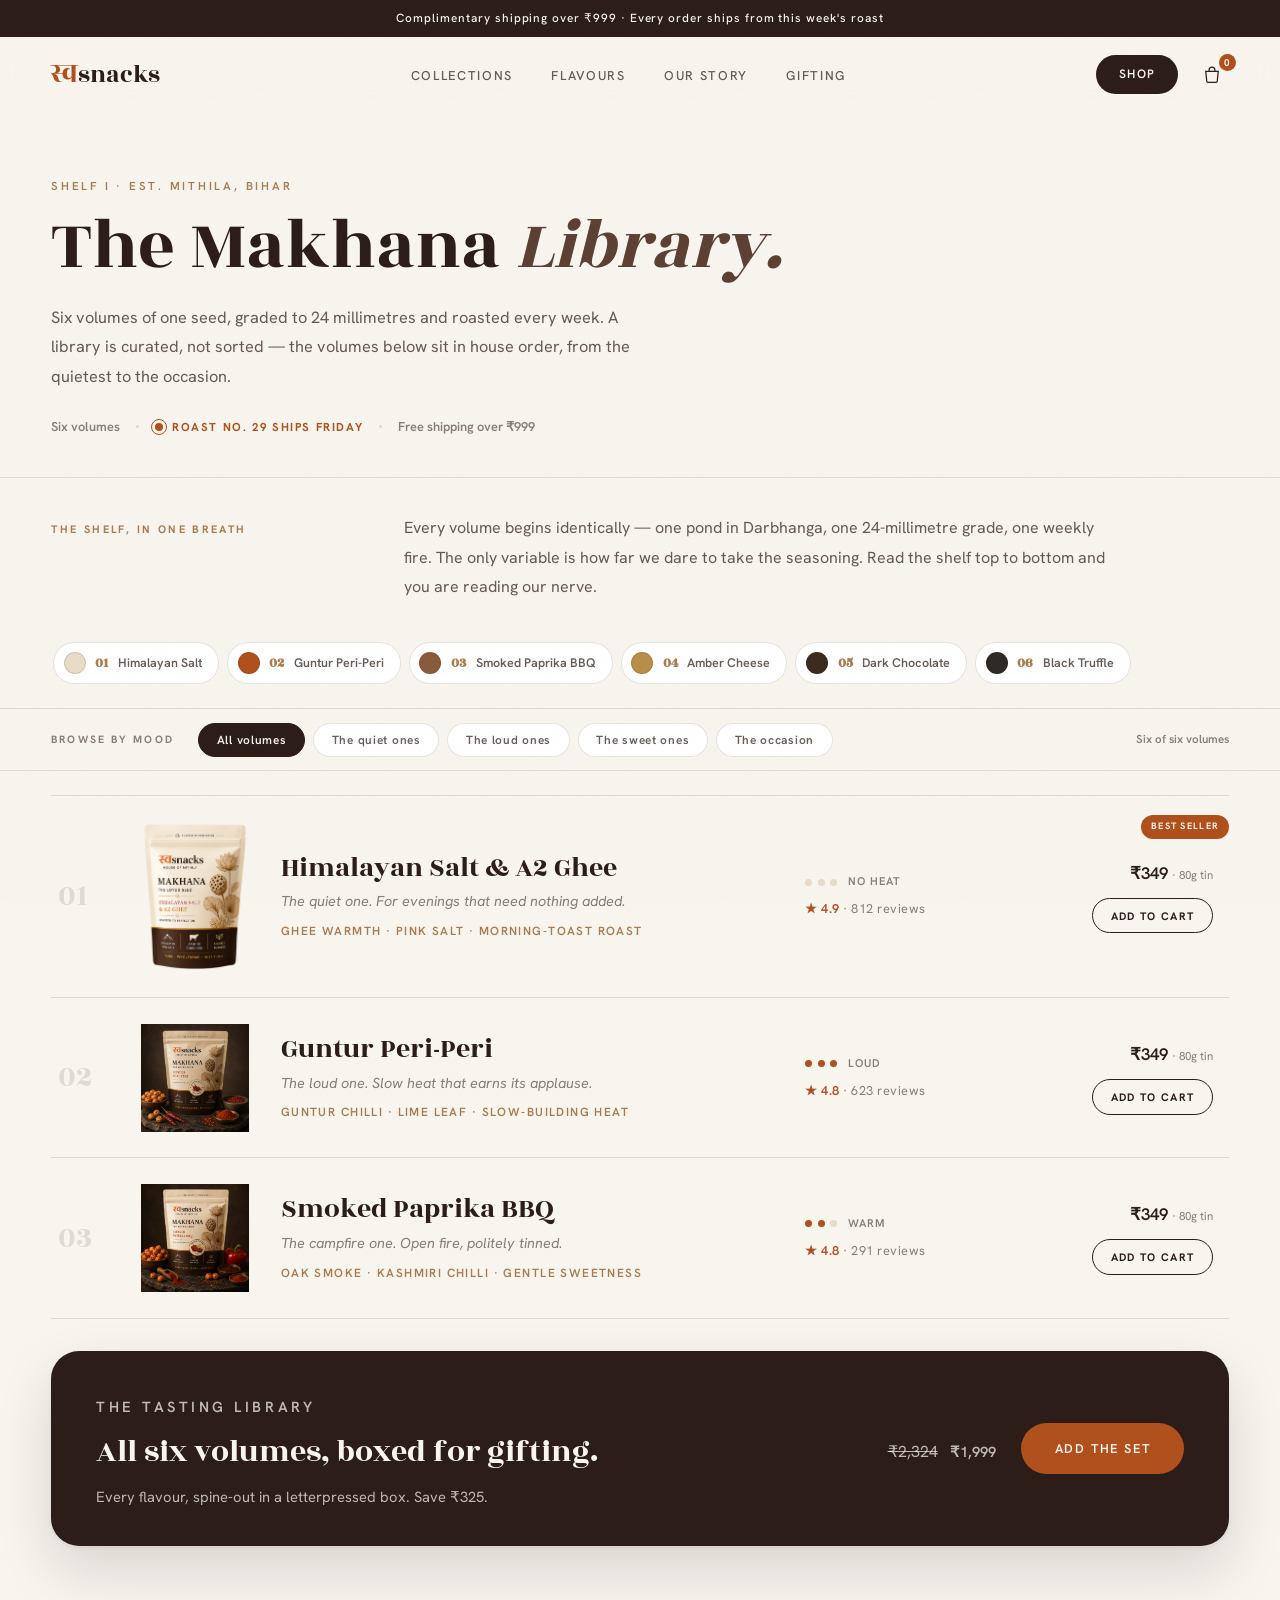
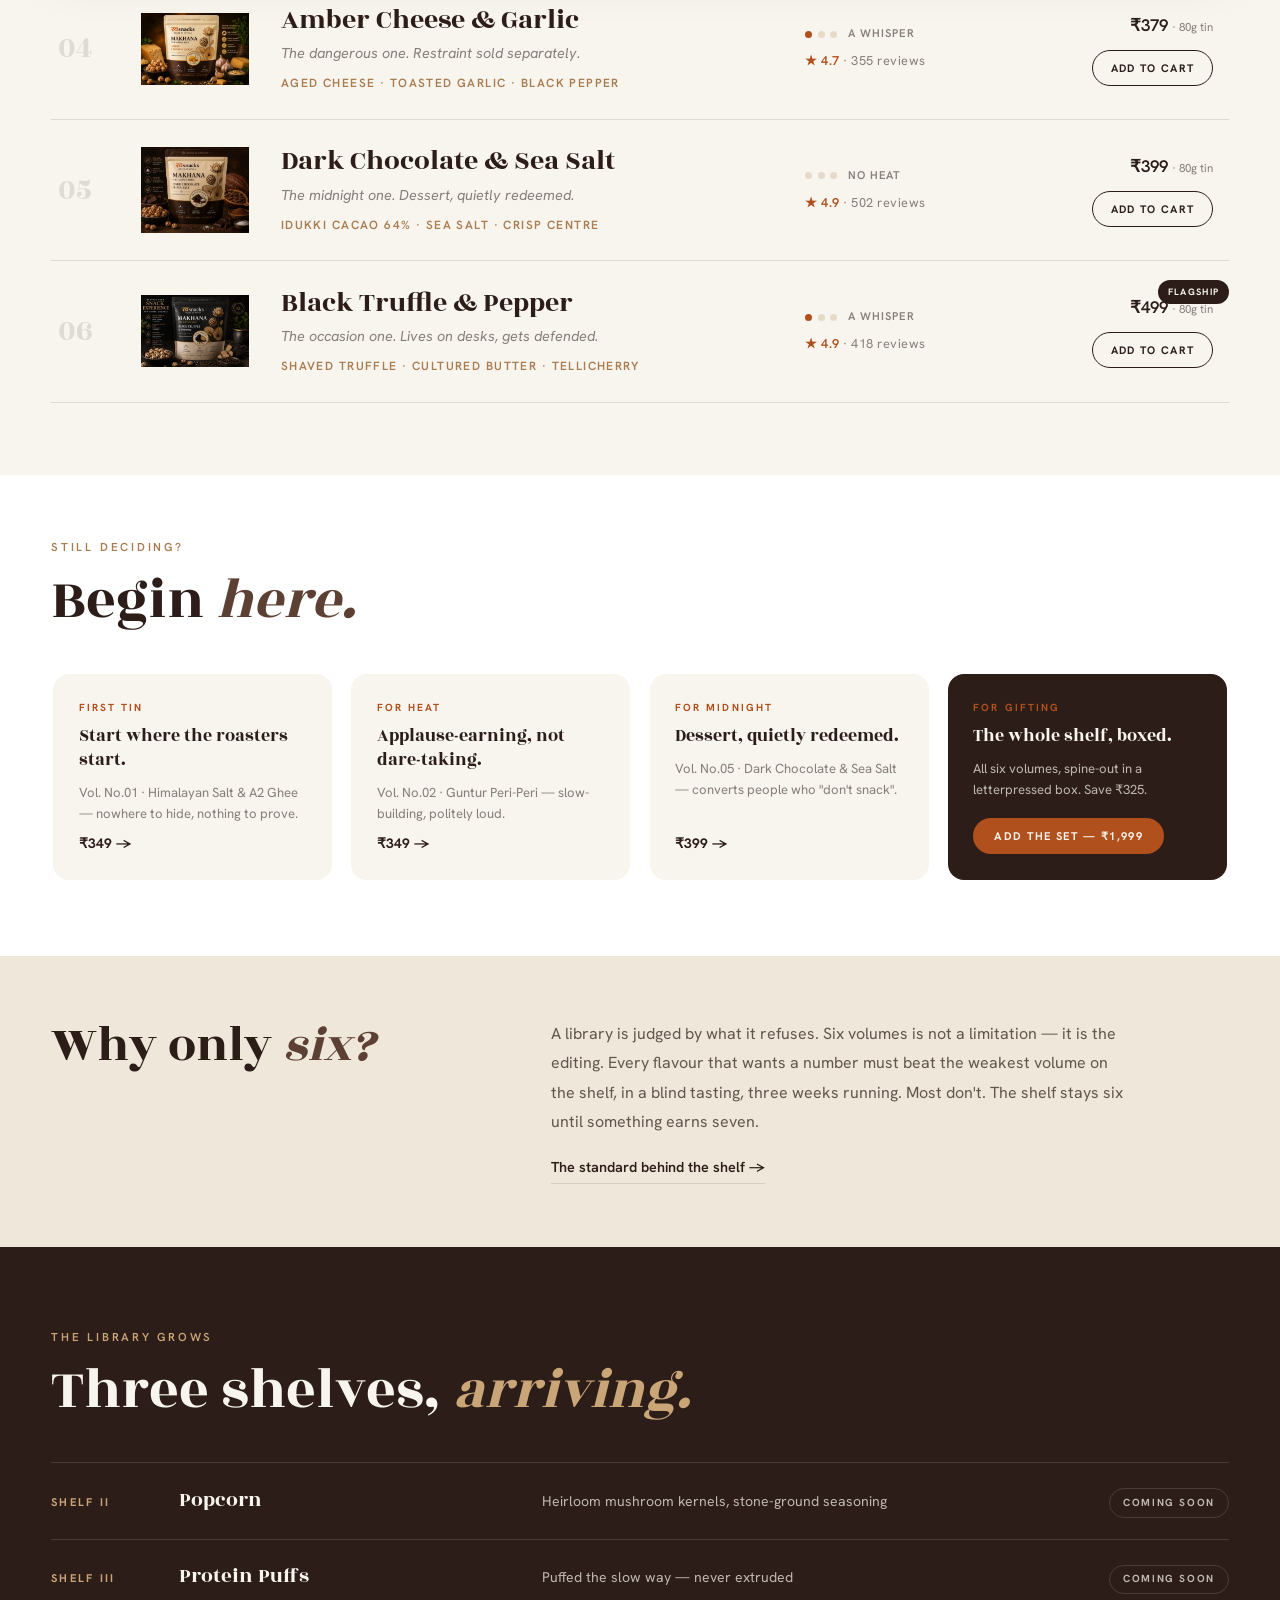
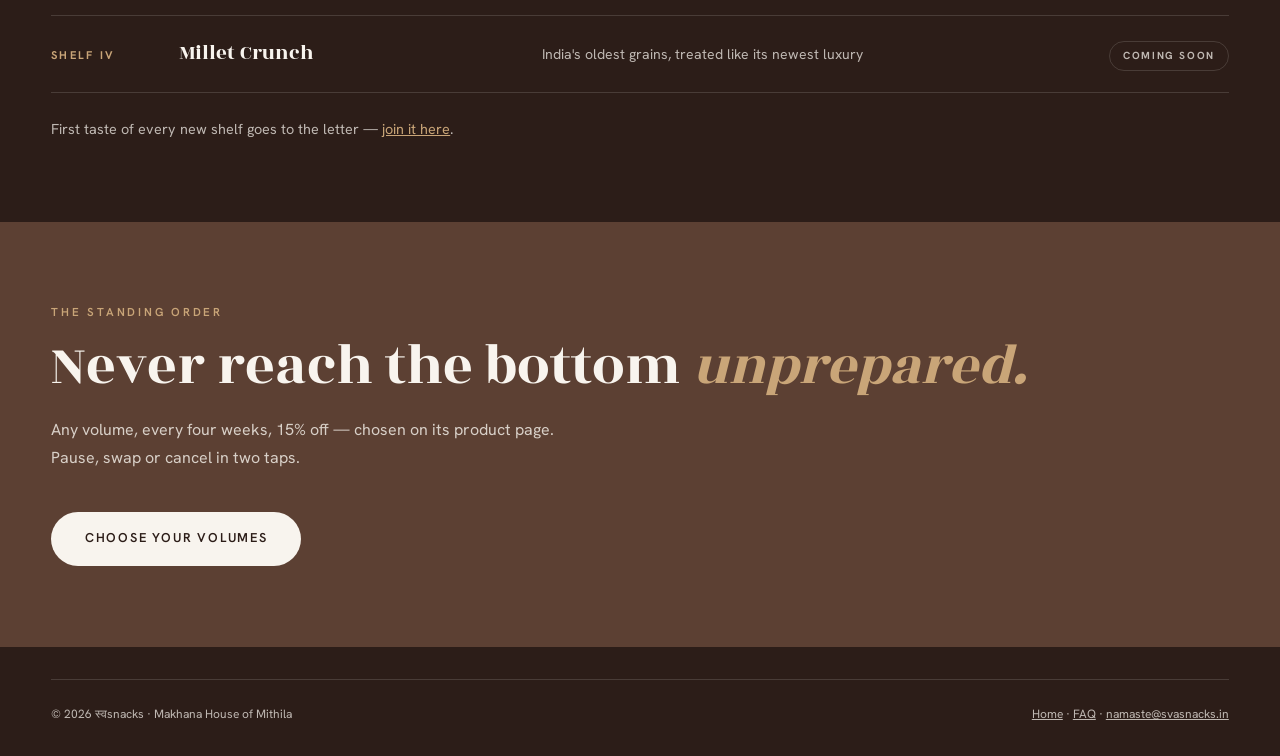
<file: collection.html>
<!DOCTYPE html>
<html lang="en">
<head>
<meta charset="UTF-8">
<meta name="viewport" content="width=device-width, initial-scale=1.0">
<title>Shelf I — The Makhana Library · स्वsnacks</title>
<meta name="description" content="Six volumes of hand-graded Mithila makhana, roasted weekly. Browse the library by mood — quiet, loud, sweet, or the occasion.">
<meta name="theme-color" content="#F8F4EE">
<link rel="preconnect" href="https://fonts.googleapis.com">
<link rel="preconnect" href="https://fonts.gstatic.com" crossorigin>
<link href="https://fonts.googleapis.com/css2?family=Rozha+One&family=Hanken+Grotesk:ital,wght@0,300;0,400;0,500;0,600;1,300;1,400&display=swap" rel="stylesheet">
<link rel="stylesheet" href="styles.css">
<link rel="stylesheet" href="collection.css">
<link rel="canonical" href="https://svasnacks.in/collection.html">

<meta property="og:type" content="website">
<meta property="og:site_name" content="स्वsnacks">
<meta property="og:locale" content="en_IN">
<meta property="og:url" content="https://svasnacks.in/collection.html">
<meta property="og:title" content="Shelf I — The Makhana Library · स्वsnacks">
<meta property="og:description" content="Six volumes of hand-graded Mithila makhana, roasted weekly. Browse the library by mood — quiet, loud, sweet, or the occasion.">
<meta property="og:image" content="https://svasnacks.in/og/collection.jpg">
<meta property="og:image:width" content="1200">
<meta property="og:image:height" content="630">
<meta property="og:image:alt" content="स्वsnacks — SVA, Makhana House of Mithila">

<meta name="twitter:card" content="summary_large_image">
<meta name="twitter:title" content="Shelf I — The Makhana Library · स्वsnacks">
<meta name="twitter:description" content="Six volumes of hand-graded Mithila makhana, roasted weekly. Browse the library by mood — quiet, loud, sweet, or the occasion.">
<meta name="twitter:image" content="https://svasnacks.in/og/collection.jpg">

<link rel="icon" href="/favicon.ico" sizes="32x32">
<link rel="icon" href="/favicon.svg" type="image/svg+xml">
<link rel="apple-touch-icon" href="/apple-touch-icon.png">
<link rel="manifest" href="/site.webmanifest">
</head>
<body class="col-body">

<div class="announce"><p>Complimentary shipping over ₹999 · Every order ships from this week's roast</p></div>

<header class="nav" id="nav">
  <nav class="nav__inner" aria-label="Primary">
    <a class="nav__brand" href="index.html" aria-label="स्वsnacks home">
      <span class="nav__brand-deva">स्व</span><span class="nav__brand-latin">snacks</span>
    </a>
    <ul class="nav__links">
      <li><a href="collection.html" aria-current="page">Collections</a></li>
      <li><a href="index.html#flavors">Flavours</a></li>
      <li><a href="house-of-mithila.html">Our Story</a></li>
      <li><a href="gifting.html">Gifting</a></li>
    </ul>
    <div class="nav__actions">
      <a class="nav__cta" href="#library">Shop</a>
      <button class="nav__cart" id="cartBtn" aria-label="Open cart">
        <svg width="20" height="20" viewBox="0 0 24 24" fill="none" stroke="currentColor" stroke-width="1.5" aria-hidden="true">
          <path d="M4.5 7.5h15l-1.2 12a1.5 1.5 0 0 1-1.5 1.35H7.2a1.5 1.5 0 0 1-1.5-1.35L4.5 7.5Z"/>
          <path d="M8.5 7.5V6a3.5 3.5 0 0 1 7 0v1.5"/>
        </svg>
        <span class="nav__cart-count" id="cartCount">0</span>
      </button>
    </div>
  </nav>
</header>

<main class="col">

  <!-- ═══ LIBRARY HEADER ═══ -->
  <section class="colhead">
    <div class="container">
      <p class="eyebrow eyebrow--copper reveal">Shelf I · Est. Mithila, Bihar</p>
      <h1 class="colhead__title reveal d-1">The Makhana <em>Library.</em></h1>
      <p class="colhead__lede reveal d-2">Six volumes of one seed, graded to 24 millimetres and roasted every week. A library is curated, not sorted — the volumes below sit in house order, from the quietest to the occasion.</p>
      <div class="colhead__meta reveal d-3">
        <span>Six volumes</span>
        <span class="dot-div"></span>
        <span class="roast-line"><span class="pulse"></span>Roast No. 29 ships Friday</span>
        <span class="dot-div"></span>
        <span>Free shipping over ₹999</span>
      </div>
    </div>
  </section>

  <!-- ═══ COLLECTION STORY ═══ -->
  <section class="colstory">
    <div class="container colstory__grid">
      <p class="colstory__label reveal">The shelf, in one breath</p>
      <p class="colstory__text reveal d-1">Every volume begins identically — one pond in Darbhanga, one 24-millimetre grade, one weekly fire. The only variable is how far we dare to take the seasoning. Read the shelf top to bottom and you are reading our nerve.</p>
    </div>
  </section>

  <!-- ═══ THE INDEX — flavor navigator ═══ -->
  <nav class="index reveal" aria-label="Volume index">
    <div class="container">
      <div class="index__rail" id="indexRail"></div>
    </div>
  </nav>

  <!-- ═══ MOOD FILTER ═══ -->
  <div class="moodbar reveal" id="moodbar" role="group" aria-label="Browse by mood">
    <div class="container moodbar__inner">
      <span class="moodbar__label">Browse by mood</span>
      <span class="moodbar__count" id="moodCount">Six of six volumes</span>
      <div class="moodbar__chips">
        <button class="chip is-active" data-mood="all">All volumes</button>
        <button class="chip" data-mood="quiet">The quiet ones</button>
        <button class="chip" data-mood="loud">The loud ones</button>
        <button class="chip" data-mood="sweet">The sweet ones</button>
        <button class="chip" data-mood="occasion">The occasion</button>
      </div>
    </div>
  </div>

  <!-- ═══ THE LEDGER ═══ -->
  <section class="library" id="library">
    <div class="container">
      <div class="library__rows" id="libRows"></div>

      <aside class="tasting reveal" id="tastingBand">
        <div>
          <p class="eyebrow eyebrow--copper">The Tasting Library</p>
          <h3>All six volumes, boxed for gifting.</h3>
          <p>Every flavour, spine-out in a letterpressed box. Save ₹325.</p>
        </div>
        <div class="tasting__buy">
          <p class="tasting__price"><s>₹2,324</s> ₹1,999</p>
          <button class="btn-add tasting__btn" data-name="The Tasting Library" data-price="1999" data-fc="#C9A578">Add the set</button>
        </div>
      </aside>
    </div>
  </section>

  <!-- ═══ DISCOVERY RAIL ═══ -->
  <section class="begin">
    <div class="container">
      <p class="eyebrow eyebrow--copper reveal">Still deciding?</p>
      <h2 class="section-title reveal d-1">Begin <em>here.</em></h2>
      <div class="begin__rail">
        <a class="begincard reveal" href="product.html?v=salt">
          <span class="begincard__k">First tin</span>
          <b>Start where the roasters start.</b>
          <i>Vol. No.01 · Himalayan Salt &amp; A2 Ghee — nowhere to hide, nothing to prove.</i>
          <em>₹349 →</em>
        </a>
        <a class="begincard reveal d-1" href="product.html?v=peri">
          <span class="begincard__k">For heat</span>
          <b>Applause-earning, not dare-taking.</b>
          <i>Vol. No.02 · Guntur Peri-Peri — slow-building, politely loud.</i>
          <em>₹349 →</em>
        </a>
        <a class="begincard reveal d-2" href="product.html?v=choc">
          <span class="begincard__k">For midnight</span>
          <b>Dessert, quietly redeemed.</b>
          <i>Vol. No.05 · Dark Chocolate &amp; Sea Salt — converts people who "don't snack".</i>
          <em>₹399 →</em>
        </a>
        <div class="begincard begincard--set reveal d-3">
          <span class="begincard__k">For gifting</span>
          <b>The whole shelf, boxed.</b>
          <i>All six volumes, spine-out in a letterpressed box. Save ₹325.</i>
          <button class="btn-add begincard__btn" data-name="The Tasting Library" data-price="1999" data-fc="#C9A578">Add the set — ₹1,999</button>
        </div>
      </div>
    </div>
  </section>

  <!-- ═══ COLLECTION PHILOSOPHY ═══ -->
  <section class="philo">
    <div class="container philo__grid">
      <h2 class="philo__q reveal">Why only <em>six?</em></h2>
      <div class="philo__a reveal d-1">
        <p>A library is judged by what it refuses. Six volumes is not a limitation — it is the editing. Every flavour that wants a number must beat the weakest volume on the shelf, in a blind tasting, three weeks running. Most don't. The shelf stays six until something earns seven.</p>
        <a class="link-arrow" href="index.html#why">The standard behind the shelf →</a>
      </div>
    </div>
  </section>

  <!-- ═══ THE LIBRARY GROWS ═══ -->
  <section class="grows">
    <div class="container">
      <p class="eyebrow reveal">The library grows</p>
      <h2 class="section-title section-title--cream reveal d-1">Three shelves, <em>arriving.</em></h2>
      <div class="grows__rows">
        <div class="grows__row reveal"><span>Shelf II</span><b>Popcorn</b><i>Heirloom mushroom kernels, stone-ground seasoning</i><em>Coming soon</em></div>
        <div class="grows__row reveal d-1"><span>Shelf III</span><b>Protein Puffs</b><i>Puffed the slow way — never extruded</i><em>Coming soon</em></div>
        <div class="grows__row reveal d-2"><span>Shelf IV</span><b>Millet Crunch</b><i>India's oldest grains, treated like its newest luxury</i><em>Coming soon</em></div>
      </div>
      <p class="grows__note reveal d-3">First taste of every new shelf goes to the letter — <a href="index.html#newsForm">join it here</a>.</p>
    </div>
  </section>

  <!-- ═══ STANDING ORDER ═══ -->
  <section class="subscribe">
    <div class="container subscribe__inner">
      <div>
        <p class="eyebrow eyebrow--copper reveal">The standing order</p>
        <h2 class="section-title section-title--cream reveal d-1">Never reach the bottom <em>unprepared.</em></h2>
        <p class="subscribe__sub reveal d-2">Any volume, every four weeks, 15% off — chosen on its product page. Pause, swap or cancel in two taps.</p>
      </div>
      <a class="btn btn--cream reveal d-2" href="#library">Choose your volumes</a>
    </div>
  </section>

</main>

<footer class="footer col-footer">
  <div class="container">
    <div class="footer__base">
      <p>© 2026 स्वsnacks · Makhana House of Mithila</p>
      <p><a href="index.html">Home</a> · <a href="index.html#faq">FAQ</a> · <a href="mailto:namaste@svasnacks.in">namaste@svasnacks.in</a></p>
    </div>
  </div>
</footer>

<!-- ═══ CART ═══ -->
<div class="cart-scrim" id="cartScrim"></div>
<aside class="cart" id="cart" aria-label="Shopping cart">
  <div class="cart__head"><h2>Your tins</h2><button class="cart__close" id="cartClose" aria-label="Close cart">✕</button></div>
  <div class="cart__body" id="cartBody"><p class="cart__empty">Your cart is empty — for now.</p></div>
  <div class="cart__foot">
    <div class="cart__ship" id="cartShip">Free shipping unlocks at ₹999</div>
    <div class="cart__total"><span>Subtotal</span><span id="cartTotal">₹0</span></div>
    <button class="btn btn--dark cart__checkout">Checkout →</button>
    <p class="cart__note">30-day taste guarantee · Ships from this week's roast</p>
  </div>
</aside>
<div class="toast" id="toast" role="status" aria-live="polite"></div>

<!-- ═══ SVG DEFS ═══ -->
<svg width="0" height="0" style="position:absolute" aria-hidden="true">
  <defs>
    <linearGradient id="bodyShade" x1="0" y1="0" x2="1" y2="0">
      <stop offset="0" stop-color="#000" stop-opacity=".25"/><stop offset=".2" stop-color="#000" stop-opacity="0"/>
      <stop offset=".55" stop-color="#fff" stop-opacity=".16"/><stop offset=".85" stop-color="#000" stop-opacity="0"/>
      <stop offset="1" stop-color="#000" stop-opacity=".28"/>
    </linearGradient>
    <g id="pouch-card">
      <ellipse cx="100" cy="284" rx="66" ry="7" fill="#2C1D18" opacity=".14"/>
      <path d="M42 40 Q38 26 50 26 L150 26 Q162 26 158 40 L164 258 Q165 278 144 278 L56 278 Q35 278 36 258 Z" fill="#2C1D18"/>
      <path d="M42 40 Q38 26 50 26 L150 26 Q162 26 158 40 L164 258 Q165 278 144 278 L56 278 Q35 278 36 258 Z" fill="url(#bodyShade)" opacity=".5"/>
      <rect x="46" y="32" width="108" height="8" rx="3" fill="#4A362B"/>
      <circle cx="100" cy="66" r="17" fill="none" stroke="#A97C50" stroke-width="1"/>
      <text x="100" y="71" text-anchor="middle" class="pc-seal">स्व</text>
      <rect x="52" y="96" width="96" height="118" rx="5" fill="#F8F4EE"/>
      <g fill="none" stroke="#2C1D18" stroke-width="1.5" transform="translate(100,112)">
        <circle r="6.5"/><path d="M-4 -2 a6.5 6.5 0 0 1 8 0"/><circle cx="8" cy="-6" r="2.2"/>
      </g>
      <text x="100" y="140" text-anchor="middle" class="pc-cat">MAKHANA</text>
      <line x1="72" y1="168" x2="128" y2="168" stroke="#2C1D18" stroke-width=".6" opacity=".3"/>
      <text x="100" y="182" text-anchor="middle" class="pc-grade" textLength="94" lengthAdjust="spacingAndGlyphs">ROASTED LOTUS SEED · 24MM+</text>
      <rect x="66" y="222" width="68" height="16" rx="2" fill="none" stroke="#B0501C" stroke-width=".9" stroke-dasharray="2 1.6"/>
      <text x="100" y="232.5" text-anchor="middle" class="pc-stamp">ROAST WK 29</text>
      <text x="24" y="200" class="pc-edge" transform="rotate(-90 24 200)">SHELF I</text>
    </g>
  </defs>
</svg>

<script src="collection.js" defer></script>
<script src="mobile.js" defer></script>
</body>
</html>
</file>
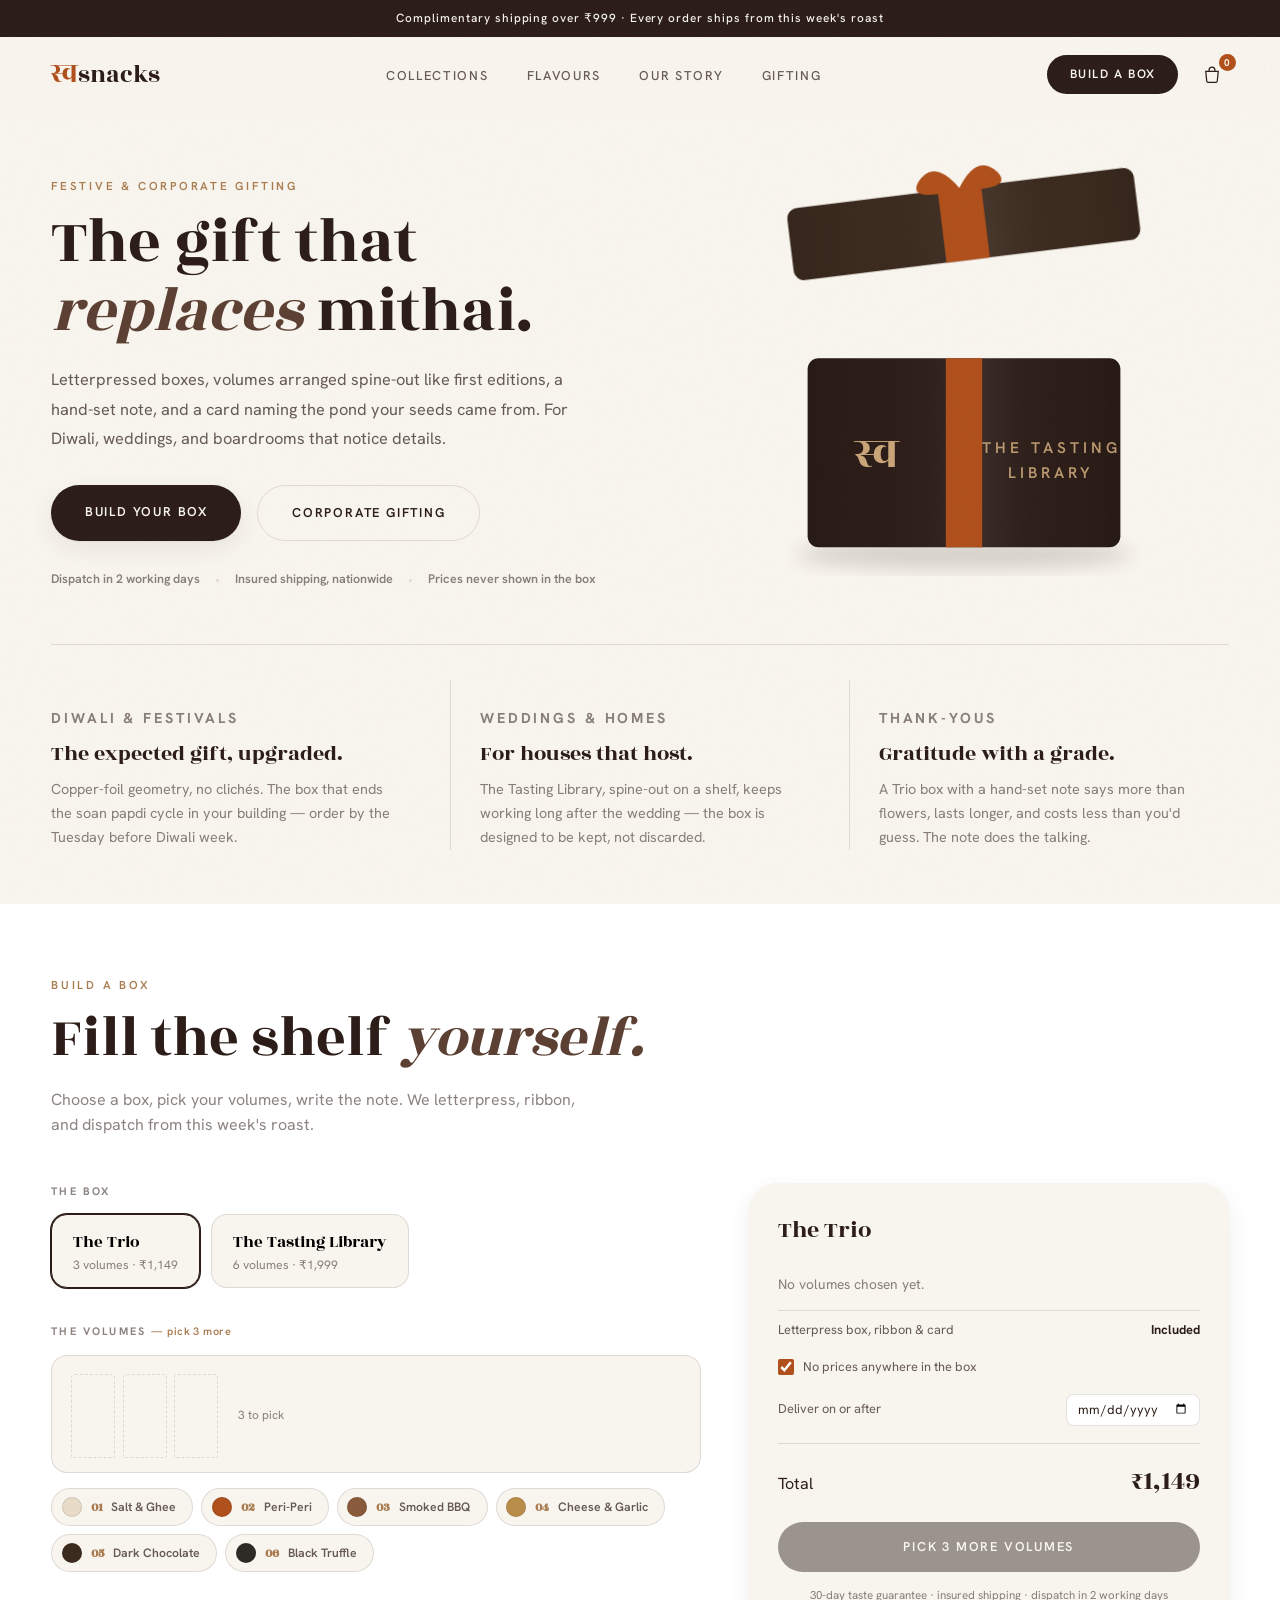
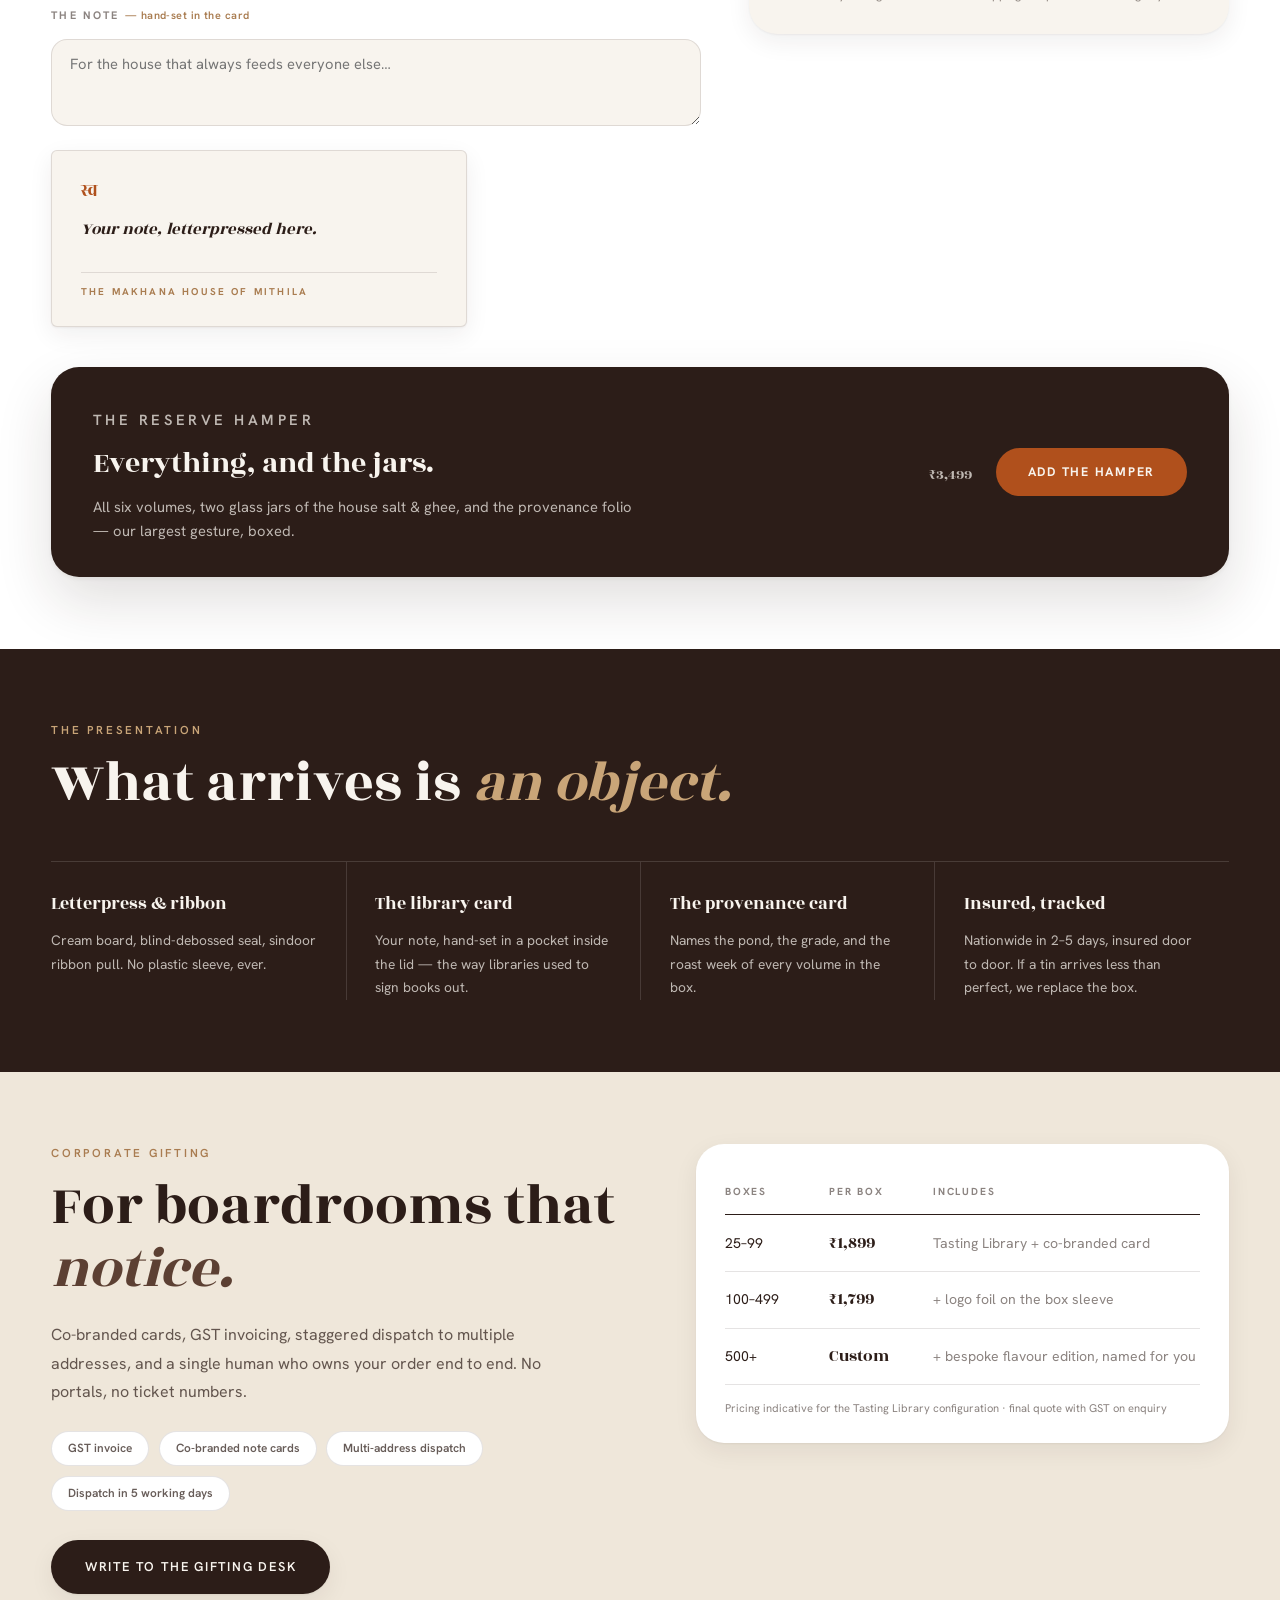
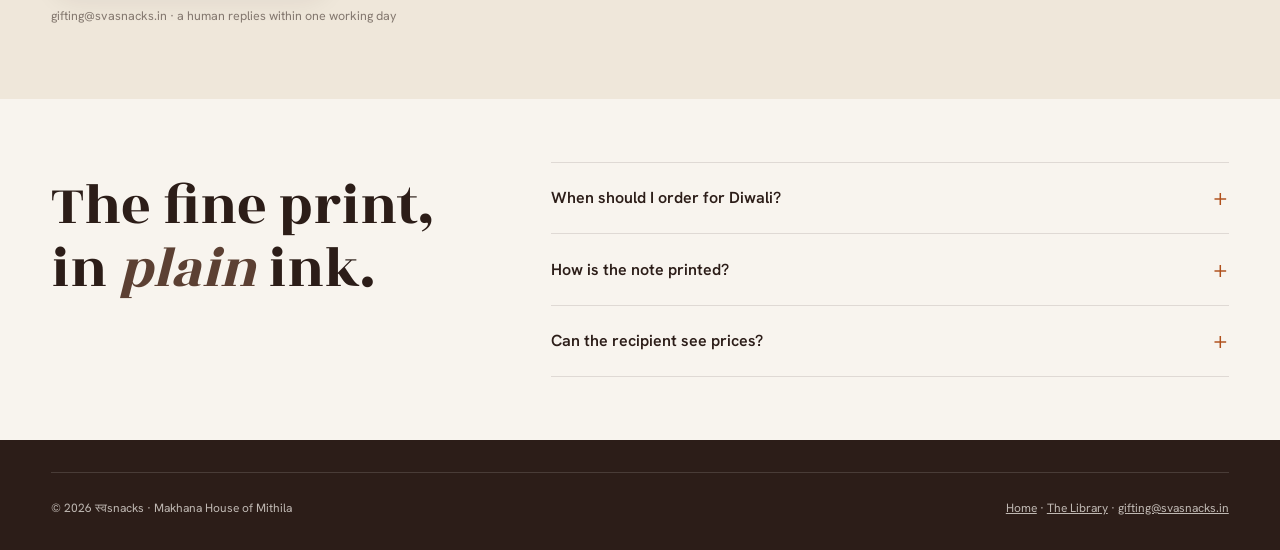
<file: gifting.html>
<!DOCTYPE html>
<html lang="en">
<head>
<meta charset="UTF-8">
<meta name="viewport" content="width=device-width, initial-scale=1.0">
<title>Gifting — स्वsnacks · The gift that replaces mithai</title>
<meta name="description" content="Letterpressed gift boxes of hand-graded Mithila makhana. Build your own box, add a hand-set note, or plan corporate gifting with GST invoicing.">
<meta name="theme-color" content="#F8F4EE">
<link rel="preconnect" href="https://fonts.googleapis.com">
<link rel="preconnect" href="https://fonts.gstatic.com" crossorigin>
<link href="https://fonts.googleapis.com/css2?family=Rozha+One&family=Hanken+Grotesk:ital,wght@0,300;0,400;0,500;0,600;1,300;1,400&display=swap" rel="stylesheet">
<link rel="stylesheet" href="styles.css">
<link rel="stylesheet" href="gifting.css">
<link rel="canonical" href="https://svasnacks.in/gifting.html">

<meta property="og:type" content="website">
<meta property="og:site_name" content="स्वsnacks">
<meta property="og:locale" content="en_IN">
<meta property="og:url" content="https://svasnacks.in/gifting.html">
<meta property="og:title" content="Gifting — स्वsnacks · The gift that replaces mithai">
<meta property="og:description" content="Letterpressed gift boxes of hand-graded Mithila makhana. Build your own box, add a hand-set note, or plan corporate gifting with GST invoicing.">
<meta property="og:image" content="https://svasnacks.in/og/gifting.jpg">
<meta property="og:image:width" content="1200">
<meta property="og:image:height" content="630">
<meta property="og:image:alt" content="स्वsnacks — SVA, Makhana House of Mithila">

<meta name="twitter:card" content="summary_large_image">
<meta name="twitter:title" content="Gifting — स्वsnacks · The gift that replaces mithai">
<meta name="twitter:description" content="Letterpressed gift boxes of hand-graded Mithila makhana. Build your own box, add a hand-set note, or plan corporate gifting with GST invoicing.">
<meta name="twitter:image" content="https://svasnacks.in/og/gifting.jpg">

<link rel="icon" href="/favicon.ico" sizes="32x32">
<link rel="icon" href="/favicon.svg" type="image/svg+xml">
<link rel="apple-touch-icon" href="/apple-touch-icon.png">
<link rel="manifest" href="/site.webmanifest">
</head>
<body class="gift-body">

<div class="announce"><p>Complimentary shipping over ₹999 · Every order ships from this week's roast</p></div>

<header class="nav" id="nav">
  <nav class="nav__inner" aria-label="Primary">
    <a class="nav__brand" href="index.html" aria-label="स्वsnacks home">
      <span class="nav__brand-deva">स्व</span><span class="nav__brand-latin">snacks</span>
    </a>
    <ul class="nav__links">
      <li><a href="collection.html">Collections</a></li>
      <li><a href="index.html#flavors">Flavours</a></li>
      <li><a href="house-of-mithila.html">Our Story</a></li>
      <li><a href="gifting.html" aria-current="page">Gifting</a></li>
    </ul>
    <div class="nav__actions">
      <a class="nav__cta" href="#builder">Build a box</a>
      <button class="nav__cart" id="cartBtn" aria-label="Open cart">
        <svg width="20" height="20" viewBox="0 0 24 24" fill="none" stroke="currentColor" stroke-width="1.5" aria-hidden="true">
          <path d="M4.5 7.5h15l-1.2 12a1.5 1.5 0 0 1-1.5 1.35H7.2a1.5 1.5 0 0 1-1.5-1.35L4.5 7.5Z"/>
          <path d="M8.5 7.5V6a3.5 3.5 0 0 1 7 0v1.5"/>
        </svg>
        <span class="nav__cart-count" id="cartCount">0</span>
      </button>
    </div>
  </nav>
</header>

<main class="gift">

  <!-- ═══ GIFT HERO ═══ -->
  <section class="ghero">
    <div class="container ghero__grid">
      <div>
        <p class="eyebrow eyebrow--copper reveal">Festive &amp; corporate gifting</p>
        <h1 class="ghero__title reveal d-1">The gift that <em>replaces</em> mithai.</h1>
        <p class="ghero__lede reveal d-2">Letterpressed boxes, volumes arranged spine-out like first editions, a hand-set note, and a card naming the pond your seeds came from. For Diwali, weddings, and boardrooms that notice details.</p>
        <div class="ghero__actions reveal d-3">
          <a class="btn btn--dark" href="#builder">Build your box</a>
          <a class="btn btn--ghost" href="#corporate">Corporate gifting</a>
        </div>
        <div class="ghero__meta reveal d-4">
          <span>Dispatch in 2 working days</span><span class="dot-div"></span>
          <span>Insured shipping, nationwide</span><span class="dot-div"></span>
          <span>Prices never shown in the box</span>
        </div>
      </div>
      <div class="ghero__visual reveal d-2" aria-hidden="true">
        <div class="giftbox open">
          <svg viewBox="0 0 220 90" class="giftbox__lid"><use href="#gift-lid"/></svg>
          <svg viewBox="0 0 220 130" class="giftbox__base"><use href="#gift-base"/></svg>
        </div>
      </div>
    </div>
  </section>

  <!-- ═══ OCCASIONS ═══ -->
  <section class="occasions">
    <div class="container">
      <div class="occ__grid">
        <article class="occ reveal">
          <p class="occ__k">Diwali &amp; festivals</p>
          <h2>The expected gift, upgraded.</h2>
          <p>Copper-foil geometry, no clichés. The box that ends the soan papdi cycle in your building — order by the Tuesday before Diwali week.</p>
        </article>
        <article class="occ reveal d-1">
          <p class="occ__k">Weddings &amp; homes</p>
          <h2>For houses that host.</h2>
          <p>The Tasting Library, spine-out on a shelf, keeps working long after the wedding — the box is designed to be kept, not discarded.</p>
        </article>
        <article class="occ reveal d-2">
          <p class="occ__k">Thank-yous</p>
          <h2>Gratitude with a grade.</h2>
          <p>A Trio box with a hand-set note says more than flowers, lasts longer, and costs less than you'd guess. The note does the talking.</p>
        </article>
      </div>
    </div>
  </section>

  <!-- ═══ BUILD-A-BOX ═══ -->
  <section class="builder" id="builder">
    <div class="container">
      <p class="eyebrow eyebrow--copper reveal">Build a box</p>
      <h2 class="section-title reveal d-1">Fill the shelf <em>yourself.</em></h2>
      <p class="builder__lede reveal d-2">Choose a box, pick your volumes, write the note. We letterpress, ribbon, and dispatch from this week's roast.</p>

      <div class="builder__grid">
        <div class="builder__left reveal d-2">

          <fieldset class="opt">
            <legend class="opt__label">The box</legend>
            <div class="sizes" id="sizeOpts">
              <button class="size is-active" data-size="3" data-price="1149">
                <b>The Trio</b><span>3 volumes · ₹1,149</span>
              </button>
              <button class="size" data-size="6" data-price="1999">
                <b>The Tasting Library</b><span>6 volumes · ₹1,999</span>
              </button>
            </div>
          </fieldset>

          <fieldset class="opt">
            <legend class="opt__label">The volumes <span class="opt__hint" id="slotHint">— pick 3</span></legend>
            <div class="spines" id="spines" aria-live="polite"></div>
            <div class="picker" id="picker"></div>
          </fieldset>

          <fieldset class="opt">
            <legend class="opt__label">The note <span class="opt__hint">— hand-set in the card</span></legend>
            <textarea id="noteInput" class="note-input" maxlength="140" rows="3" placeholder="For the house that always feeds everyone else…"></textarea>
            <div class="notecard" aria-hidden="true">
              <p class="notecard__deva">स्व</p>
              <p class="notecard__text" id="notePreview">Your note, letterpressed here.</p>
              <p class="notecard__rule"></p>
              <p class="notecard__from">The Makhana House of Mithila</p>
            </div>
          </fieldset>
        </div>

        <aside class="summary reveal d-3">
          <h3 class="summary__title" id="sumName">The Trio</h3>
          <ul class="summary__list" id="sumList"><li class="summary__empty">No volumes chosen yet.</li></ul>
          <div class="summary__row"><span>Letterpress box, ribbon &amp; card</span><b>Included</b></div>
          <div class="summary__row" id="sumSave" hidden><span>Versus buying the tins alone</span><b id="sumSaveAmt">—</b></div>
          <label class="summary__opt"><input type="checkbox" id="hidePrices" checked> No prices anywhere in the box</label>
          <label class="summary__opt summary__opt--date">Deliver on or after
            <input type="date" id="giftDate" aria-label="Delivery date">
          </label>
          <div class="summary__total"><span>Total</span><b id="sumTotal">₹1,149</b></div>
          <button class="btn btn--dark summary__atc" id="giftAtc" disabled>Pick your volumes</button>
          <p class="summary__note">30-day taste guarantee · insured shipping · dispatch in 2 working days</p>
        </aside>
      </div>

      <aside class="hamper reveal">
        <div>
          <p class="eyebrow eyebrow--copper">The Reserve Hamper</p>
          <h3>Everything, and the jars.</h3>
          <p>All six volumes, two glass jars of the house salt &amp; ghee, and the provenance folio — our largest gesture, boxed.</p>
        </div>
        <div class="hamper__buy">
          <p class="hamper__price">₹3,499</p>
          <button class="btn-add hamper__btn" data-name="The Reserve Hamper" data-price="3499" data-fc="#C9A578">Add the hamper</button>
        </div>
      </aside>
    </div>
  </section>

  <!-- ═══ PRESENTATION / TRUST ═══ -->
  <section class="present">
    <div class="container">
      <p class="eyebrow reveal">The presentation</p>
      <h2 class="section-title section-title--cream reveal d-1">What arrives is <em>an object.</em></h2>
      <div class="present__grid">
        <div class="pitem reveal"><b>Letterpress &amp; ribbon</b><p>Cream board, blind-debossed seal, sindoor ribbon pull. No plastic sleeve, ever.</p></div>
        <div class="pitem reveal d-1"><b>The library card</b><p>Your note, hand-set in a pocket inside the lid — the way libraries used to sign books out.</p></div>
        <div class="pitem reveal d-2"><b>The provenance card</b><p>Names the pond, the grade, and the roast week of every volume in the box.</p></div>
        <div class="pitem reveal d-3"><b>Insured, tracked</b><p>Nationwide in 2–5 days, insured door to door. If a tin arrives less than perfect, we replace the box.</p></div>
      </div>
    </div>
  </section>

  <!-- ═══ CORPORATE ═══ -->
  <section class="corp" id="corporate">
    <div class="container corp__grid">
      <div>
        <p class="eyebrow eyebrow--copper reveal">Corporate gifting</p>
        <h2 class="section-title reveal d-1">For boardrooms that <em>notice.</em></h2>
        <p class="corp__lede reveal d-2">Co-branded cards, GST invoicing, staggered dispatch to multiple addresses, and a single human who owns your order end to end. No portals, no ticket numbers.</p>
        <ul class="corp__chips reveal d-3">
          <li>GST invoice</li><li>Co-branded note cards</li><li>Multi-address dispatch</li><li>Dispatch in 5 working days</li>
        </ul>
        <a class="btn btn--dark reveal d-4" href="mailto:gifting@svasnacks.in?subject=Corporate%20gifting%20enquiry%20—%20स्वsnacks&body=Company%3A%0AQuantity%20band%3A%0AOccasion%20%2F%20date%3A%0ADelivery%20city%2Fcities%3A%0A">Write to the gifting desk</a>
        <p class="corp__reply reveal d-4">gifting@svasnacks.in · a human replies within one working day</p>
      </div>
      <div class="corp__table reveal d-2">
        <div class="crow crow--head"><span>Boxes</span><span>Per box</span><span>Includes</span></div>
        <div class="crow"><span>25–99</span><b>₹1,899</b><span>Tasting Library + co-branded card</span></div>
        <div class="crow"><span>100–499</span><b>₹1,799</b><span>+ logo foil on the box sleeve</span></div>
        <div class="crow"><span>500+</span><b>Custom</b><span>+ bespoke flavour edition, named for you</span></div>
        <p class="corp__fine">Pricing indicative for the Tasting Library configuration · final quote with GST on enquiry</p>
      </div>
    </div>
  </section>

  <!-- ═══ GIFT FAQ ═══ -->
  <section class="gfaq">
    <div class="container gfaq__inner">
      <h2 class="section-title reveal">The fine print, in <em>plain</em> ink.</h2>
      <div>
        <details class="faq__item reveal"><summary>When should I order for Diwali?</summary><p>Ten days before Diwali week guarantees delivery anywhere in India. After that, metro addresses usually still make it — the gifting desk will tell you honestly before you pay.</p></details>
        <details class="faq__item reveal d-1"><summary>How is the note printed?</summary><p>It isn't — it is hand-set and letterpressed onto the library card, up to 140 characters. Write it the way you'd say it; the card does the rest.</p></details>
        <details class="faq__item reveal d-2"><summary>Can the recipient see prices?</summary><p>Never, unless you untick the box. No invoice, no price tags, no barcodes inside — the paperwork comes to you, the object goes to them.</p></details>
      </div>
    </div>
  </section>

</main>

<footer class="footer gift-footer">
  <div class="container">
    <div class="footer__base">
      <p>© 2026 स्वsnacks · Makhana House of Mithila</p>
      <p><a href="index.html">Home</a> · <a href="collection.html">The Library</a> · <a href="mailto:gifting@svasnacks.in">gifting@svasnacks.in</a></p>
    </div>
  </div>
</footer>

<!-- ═══ CART ═══ -->
<div class="cart-scrim" id="cartScrim"></div>
<aside class="cart" id="cart" aria-label="Shopping cart">
  <div class="cart__head"><h2>Your tins</h2><button class="cart__close" id="cartClose" aria-label="Close cart">✕</button></div>
  <div class="cart__body" id="cartBody"><p class="cart__empty">Your cart is empty — for now.</p></div>
  <div class="cart__foot">
    <div class="cart__ship" id="cartShip">Free shipping unlocks at ₹999</div>
    <div class="cart__total"><span>Subtotal</span><span id="cartTotal">₹0</span></div>
    <button class="btn btn--dark cart__checkout">Checkout →</button>
    <p class="cart__note">30-day taste guarantee · Ships from this week's roast</p>
  </div>
</aside>
<div class="toast" id="toast" role="status" aria-live="polite"></div>

<!-- ═══ SVG DEFS ═══ -->
<svg width="0" height="0" style="position:absolute" aria-hidden="true">
  <defs>
    <linearGradient id="bodyShade" x1="0" y1="0" x2="1" y2="0">
      <stop offset="0" stop-color="#000" stop-opacity=".25"/><stop offset=".2" stop-color="#000" stop-opacity="0"/>
      <stop offset=".55" stop-color="#fff" stop-opacity=".16"/><stop offset=".85" stop-color="#000" stop-opacity="0"/>
      <stop offset="1" stop-color="#000" stop-opacity=".28"/>
    </linearGradient>
    <g id="gift-base">
      <ellipse cx="110" cy="118" rx="92" ry="8" fill="#2C1D18" opacity=".16" style="filter:blur(5px)"/>
      <rect x="24" y="10" width="172" height="104" rx="6" fill="#2C1D18"/>
      <rect x="24" y="10" width="172" height="104" rx="6" fill="url(#bodyShade)" opacity=".4"/>
      <rect x="100" y="10" width="20" height="104" fill="#B0501C"/>
      <text x="62" y="70" text-anchor="middle" class="gd" style="font-family:'Rozha One';font-size:26px;fill:#C9A578">स्व</text>
      <text x="158" y="62" text-anchor="middle" class="gm">THE TASTING</text>
      <text x="158" y="76" text-anchor="middle" class="gm">LIBRARY</text>
    </g>
    <g id="gift-lid">
      <rect x="14" y="24" width="192" height="40" rx="6" fill="#3B2A1E"/>
      <rect x="14" y="24" width="192" height="40" rx="6" fill="url(#bodyShade)" opacity=".4"/>
      <rect x="98" y="24" width="24" height="40" fill="#B0501C"/>
      <path d="M110 24 q-12 -18 -22 -6 q-6 8 10 8 Z M110 24 q12 -18 22 -6 q6 8 -10 8 Z" fill="#B0501C"/>
    </g>
  </defs>
</svg>

<script src="gifting.js" defer></script>
<script src="mobile.js" defer></script>
</body>
</html>
</file>
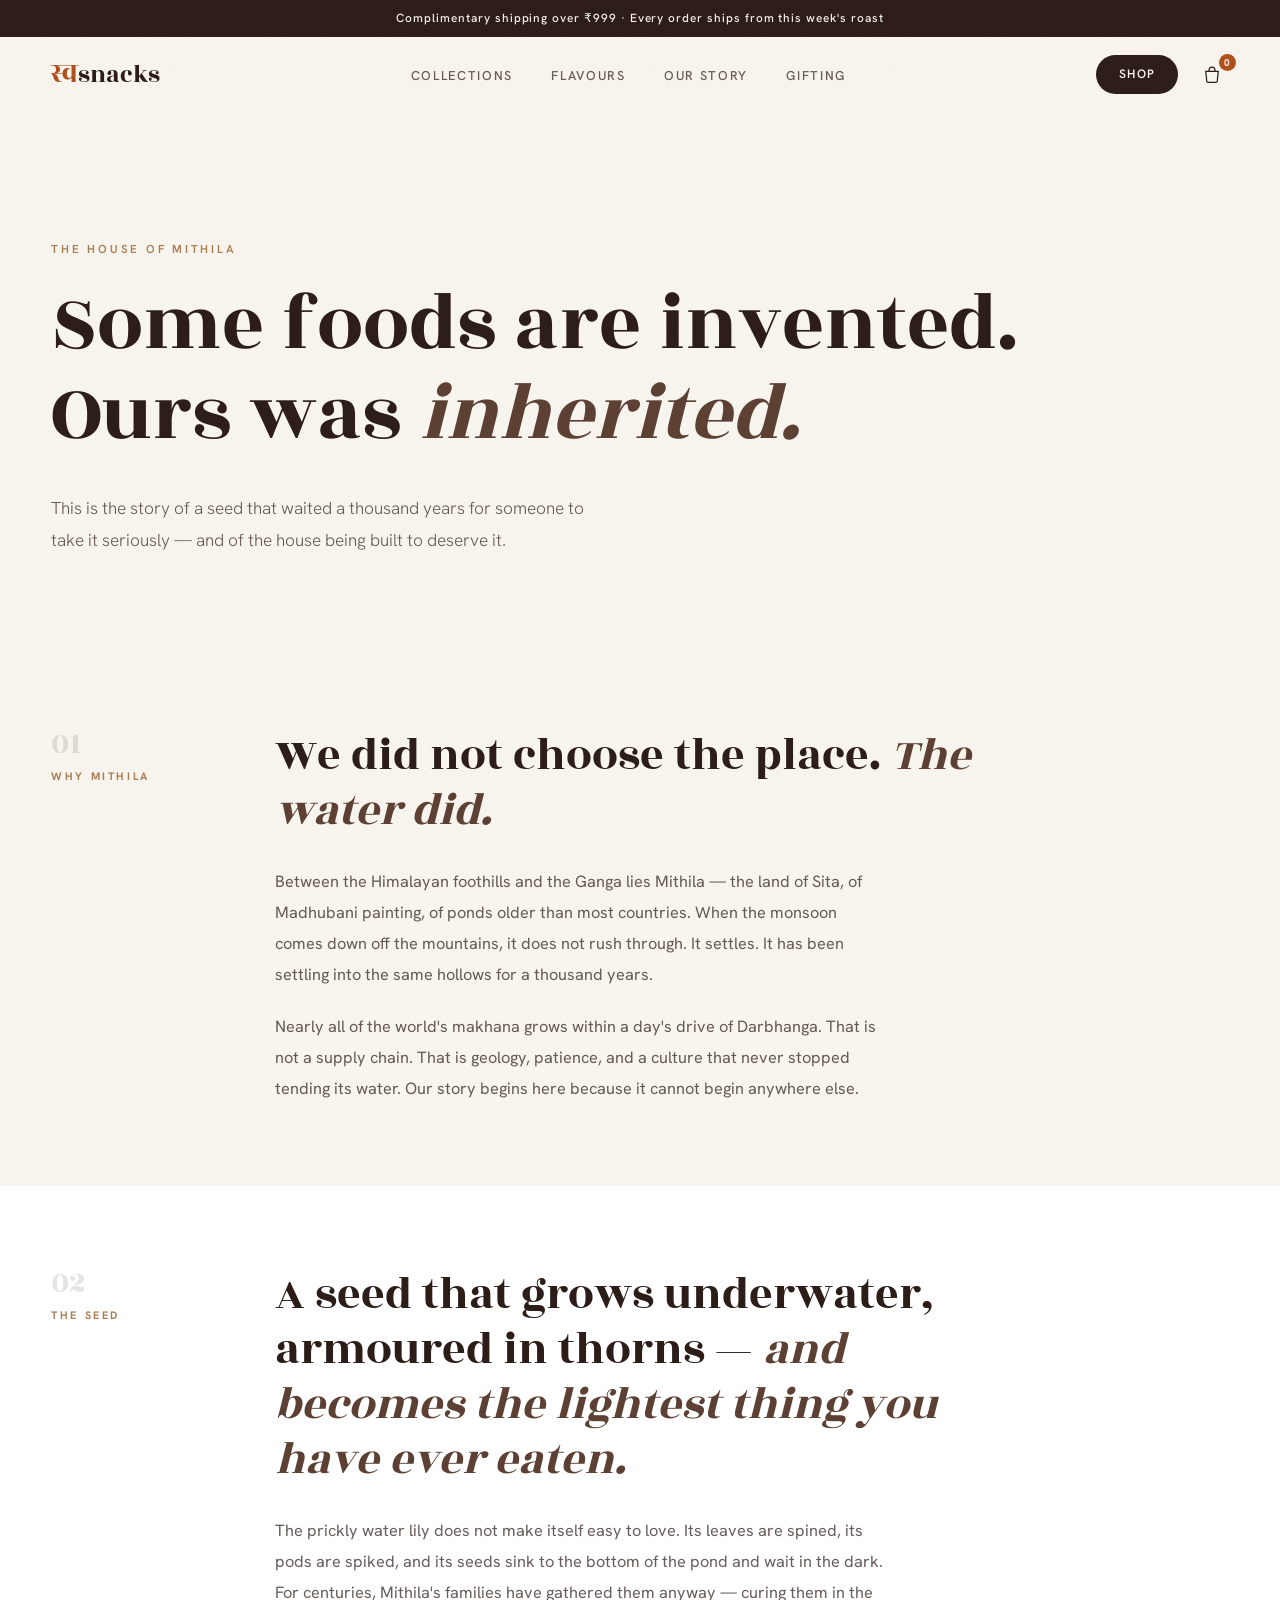
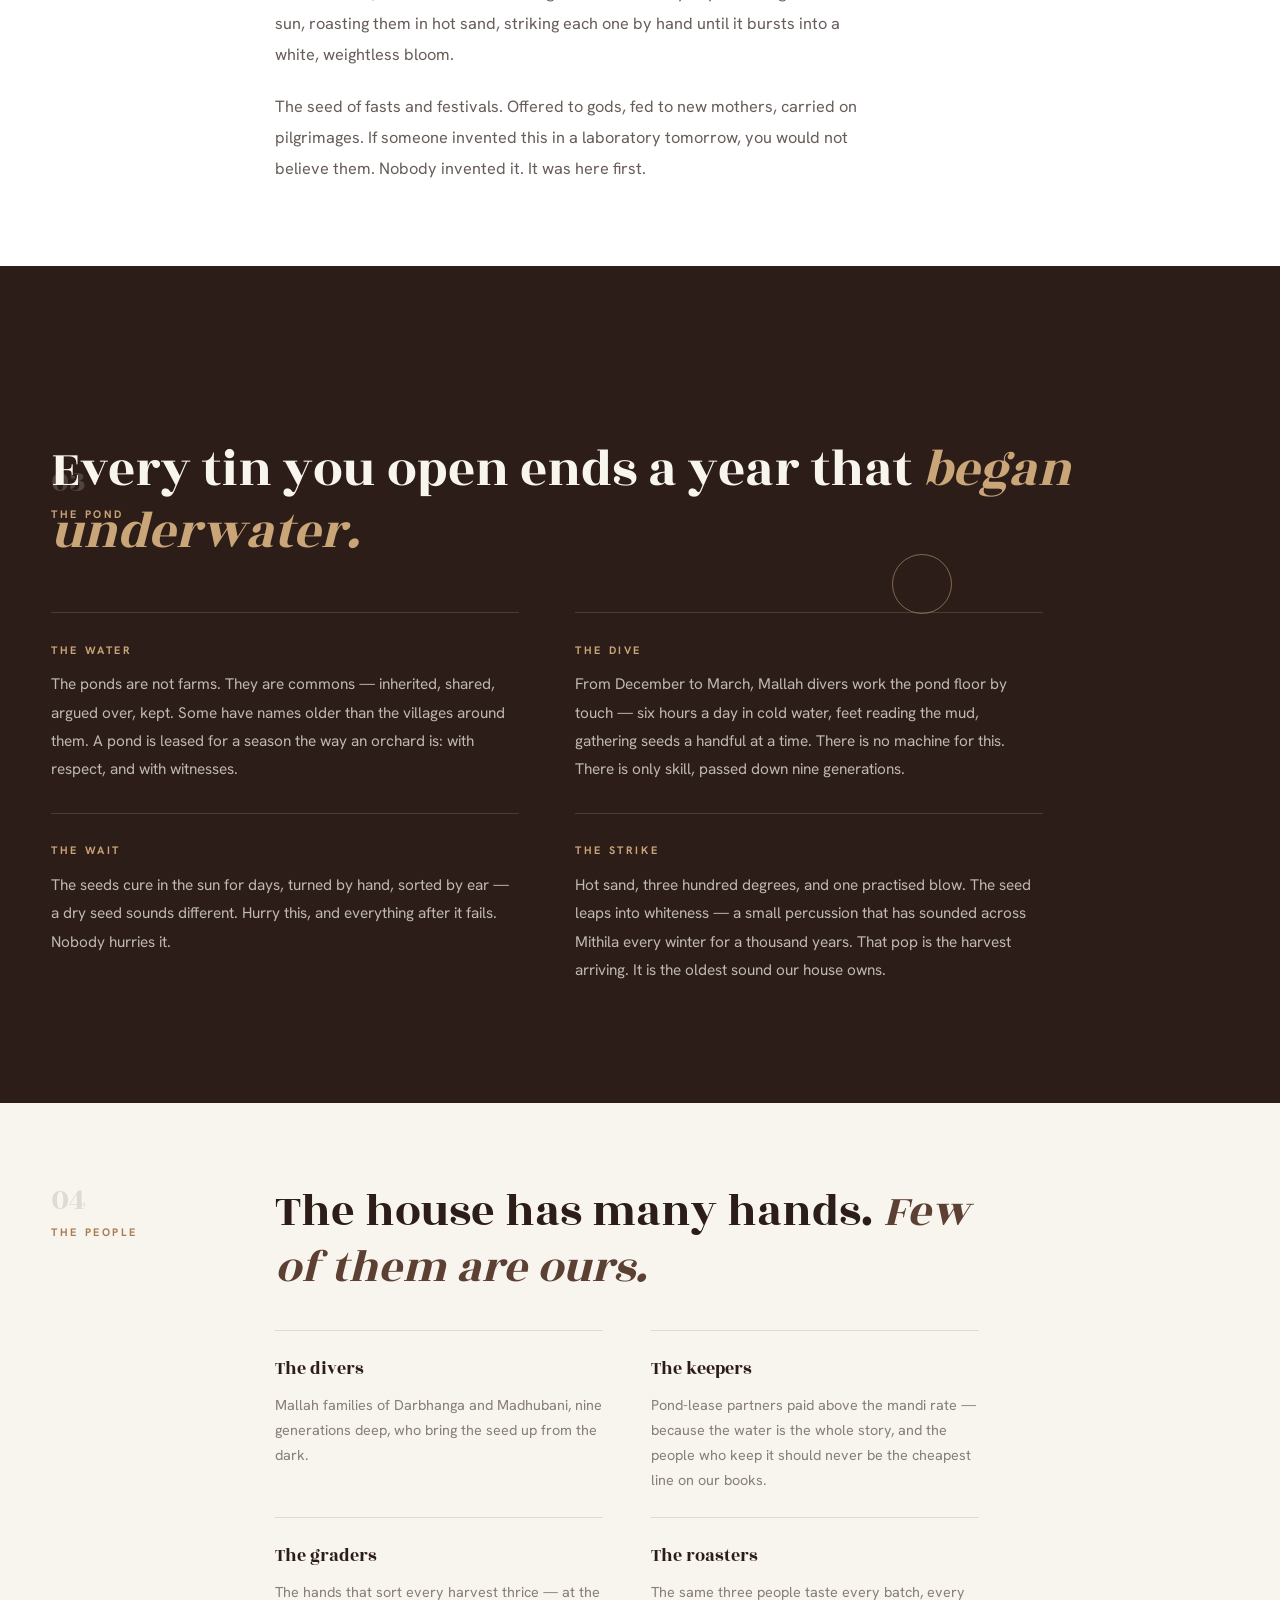
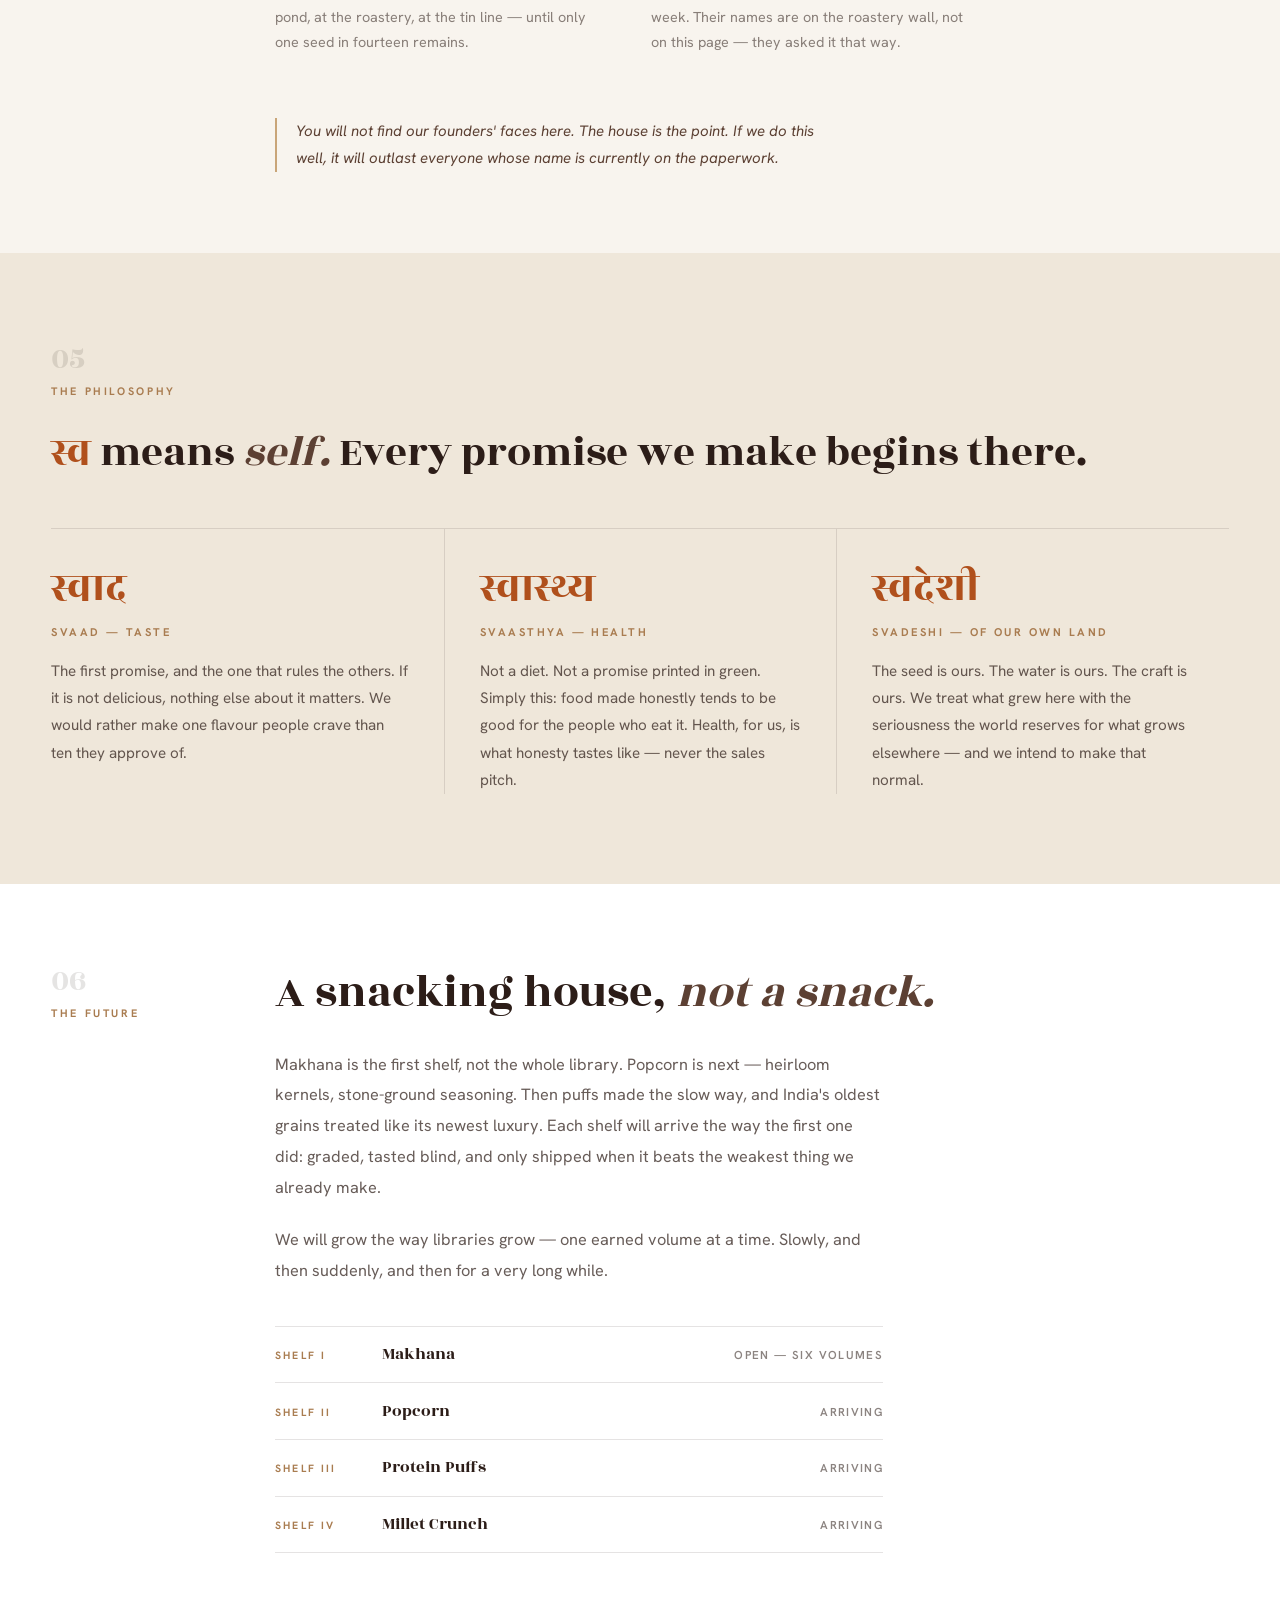
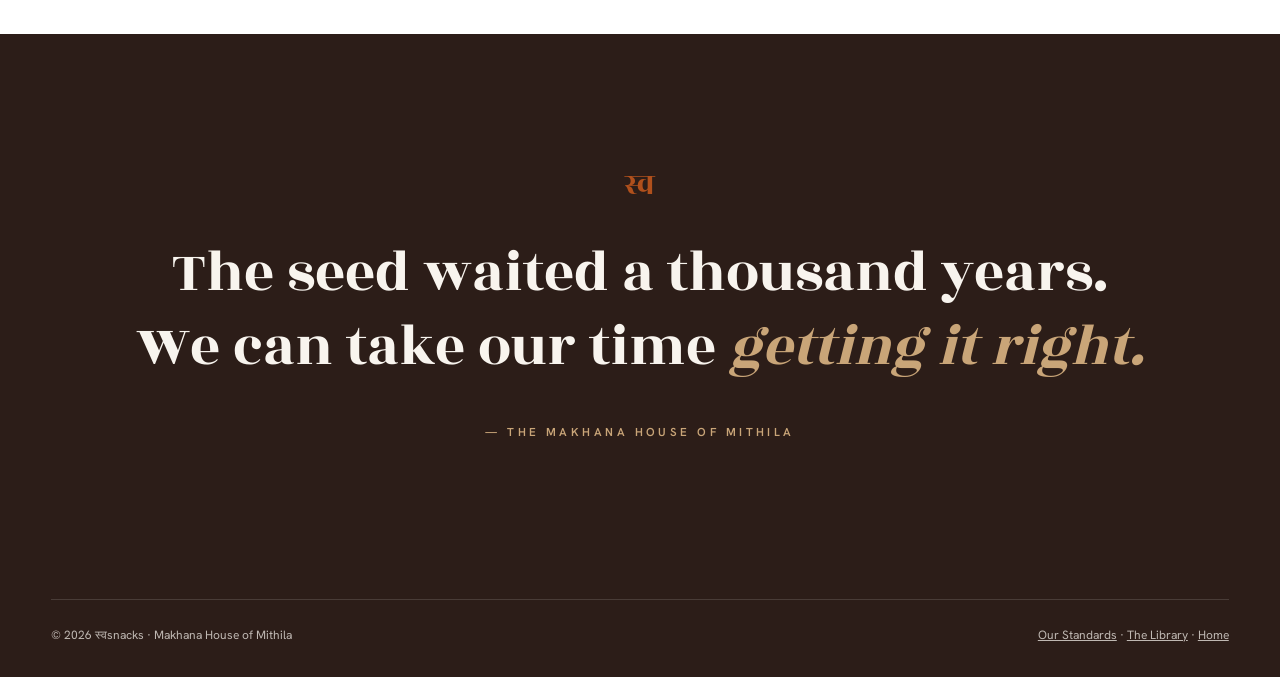
<file: house-of-mithila.html>
<!DOCTYPE html>
<html lang="en">
<head>
<meta charset="UTF-8">
<meta name="viewport" content="width=device-width, initial-scale=1.0">
<title>The House of Mithila — स्वsnacks</title>
<meta name="description" content="The story of a seed that waited a thousand years for someone to take it seriously. Mithila, the ponds, the people, and the house being built on their work.">
<meta name="theme-color" content="#F8F4EE">
<link rel="preconnect" href="https://fonts.googleapis.com">
<link rel="preconnect" href="https://fonts.gstatic.com" crossorigin>
<link href="https://fonts.googleapis.com/css2?family=Rozha+One&family=Hanken+Grotesk:ital,wght@0,300;0,400;0,500;0,600;1,300;1,400&display=swap" rel="stylesheet">
<link rel="stylesheet" href="styles.css">
<link rel="stylesheet" href="editorial.css">
<link rel="canonical" href="https://svasnacks.in/house-of-mithila.html">

<meta property="og:type" content="website">
<meta property="og:site_name" content="स्वsnacks">
<meta property="og:locale" content="en_IN">
<meta property="og:url" content="https://svasnacks.in/house-of-mithila.html">
<meta property="og:title" content="The House of Mithila — स्वsnacks">
<meta property="og:description" content="The story of a seed that waited a thousand years for someone to take it seriously. Mithila, the ponds, the people, and the house being built on their work.">
<meta property="og:image" content="https://svasnacks.in/og/story.jpg">
<meta property="og:image:width" content="1200">
<meta property="og:image:height" content="630">
<meta property="og:image:alt" content="स्वsnacks — SVA, Makhana House of Mithila">

<meta name="twitter:card" content="summary_large_image">
<meta name="twitter:title" content="The House of Mithila — स्वsnacks">
<meta name="twitter:description" content="The story of a seed that waited a thousand years for someone to take it seriously. Mithila, the ponds, the people, and the house being built on their work.">
<meta name="twitter:image" content="https://svasnacks.in/og/story.jpg">

<link rel="icon" href="/favicon.ico" sizes="32x32">
<link rel="icon" href="/favicon.svg" type="image/svg+xml">
<link rel="apple-touch-icon" href="/apple-touch-icon.png">
<link rel="manifest" href="/site.webmanifest">
</head>
<body class="ed-body">

<div class="announce"><p>Complimentary shipping over ₹999 · Every order ships from this week's roast</p></div>

<header class="nav" id="nav">
  <nav class="nav__inner" aria-label="Primary">
    <a class="nav__brand" href="index.html" aria-label="स्वsnacks home">
      <span class="nav__brand-deva">स्व</span><span class="nav__brand-latin">snacks</span>
    </a>
    <ul class="nav__links">
      <li><a href="collection.html">Collections</a></li>
      <li><a href="index.html#flavors">Flavours</a></li>
      <li><a href="house-of-mithila.html" aria-current="page">Our Story</a></li>
      <li><a href="gifting.html">Gifting</a></li>
    </ul>
    <div class="nav__actions">
      <a class="nav__cta" href="collection.html">Shop</a>
      <button class="nav__cart" id="cartBtn" aria-label="Open cart">
        <svg width="20" height="20" viewBox="0 0 24 24" fill="none" stroke="currentColor" stroke-width="1.5" aria-hidden="true">
          <path d="M4.5 7.5h15l-1.2 12a1.5 1.5 0 0 1-1.5 1.35H7.2a1.5 1.5 0 0 1-1.5-1.35L4.5 7.5Z"/>
          <path d="M8.5 7.5V6a3.5 3.5 0 0 1 7 0v1.5"/>
        </svg>
        <span class="nav__cart-count" id="cartCount">0</span>
      </button>
    </div>
  </nav>
</header>

<main class="ed">

  <!-- ═══ 1 · OPENING MANIFESTO ═══ -->
  <section class="manifesto-open">
    <div class="container">
      <p class="eyebrow eyebrow--copper reveal">The House of Mithila</p>
      <h1 class="mo__title">
        <span class="reveal d-1">Some foods are invented.</span>
        <span class="reveal d-2">Ours was <em>inherited.</em></span>
      </h1>
      <p class="mo__sub reveal d-3">This is the story of a seed that waited a thousand years for someone to take it seriously — and of the house being built to deserve it.</p>
    </div>
  </section>

  <!-- ═══ 2 · WHY MITHILA ═══ -->
  <section class="chapter">
    <div class="container ch__grid">
      <div class="ch__marker reveal"><span>01</span><b>Why Mithila</b></div>
      <div class="ch__body">
        <h2 class="ch__title reveal">We did not choose the place. <em>The water did.</em></h2>
        <div class="ch__prose reveal d-1">
          <p>Between the Himalayan foothills and the Ganga lies Mithila — the land of Sita, of Madhubani painting, of ponds older than most countries. When the monsoon comes down off the mountains, it does not rush through. It settles. It has been settling into the same hollows for a thousand years.</p>
          <p>Nearly all of the world's makhana grows within a day's drive of Darbhanga. That is not a supply chain. That is geology, patience, and a culture that never stopped tending its water. Our story begins here because it cannot begin anywhere else.</p>
        </div>
      </div>
    </div>
  </section>

  <!-- ═══ 3 · ORIGIN OF MAKHANA ═══ -->
  <section class="chapter chapter--tint">
    <div class="container ch__grid">
      <div class="ch__marker reveal"><span>02</span><b>The seed</b></div>
      <div class="ch__body">
        <h2 class="ch__title reveal">A seed that grows underwater, armoured in thorns — <em>and becomes the lightest thing you have ever eaten.</em></h2>
        <div class="ch__prose reveal d-1">
          <p>The prickly water lily does not make itself easy to love. Its leaves are spined, its pods are spiked, and its seeds sink to the bottom of the pond and wait in the dark. For centuries, Mithila's families have gathered them anyway — curing them in the sun, roasting them in hot sand, striking each one by hand until it bursts into a white, weightless bloom.</p>
          <p>The seed of fasts and festivals. Offered to gods, fed to new mothers, carried on pilgrimages. If someone invented this in a laboratory tomorrow, you would not believe them. Nobody invented it. It was here first.</p>
        </div>
      </div>
    </div>
  </section>

  <!-- ═══ 4 · THE POND STORY ═══ -->
  <section class="pond">
    <div class="pond__rings" aria-hidden="true">
      <i></i><i></i><i></i>
    </div>
    <div class="container">
      <div class="ch__marker ch__marker--cream reveal"><span>03</span><b>The pond</b></div>
      <h2 class="pond__title reveal">Every tin you open ends a year that <em>began underwater.</em></h2>
      <div class="pond__moves">
        <article class="pmove reveal">
          <p class="pmove__k">The water</p>
          <p>The ponds are not farms. They are commons — inherited, shared, argued over, kept. Some have names older than the villages around them. A pond is leased for a season the way an orchard is: with respect, and with witnesses.</p>
        </article>
        <article class="pmove reveal d-1">
          <p class="pmove__k">The dive</p>
          <p>From December to March, Mallah divers work the pond floor by touch — six hours a day in cold water, feet reading the mud, gathering seeds a handful at a time. There is no machine for this. There is only skill, passed down nine generations.</p>
        </article>
        <article class="pmove reveal d-2">
          <p class="pmove__k">The wait</p>
          <p>The seeds cure in the sun for days, turned by hand, sorted by ear — a dry seed sounds different. Hurry this, and everything after it fails. Nobody hurries it.</p>
        </article>
        <article class="pmove reveal d-3">
          <p class="pmove__k">The strike</p>
          <p>Hot sand, three hundred degrees, and one practised blow. The seed leaps into whiteness — a small percussion that has sounded across Mithila every winter for a thousand years. That pop is the harvest arriving. It is the oldest sound our house owns.</p>
        </article>
      </div>
    </div>
  </section>

  <!-- ═══ 5 · THE PEOPLE ═══ -->
  <section class="chapter">
    <div class="container ch__grid">
      <div class="ch__marker reveal"><span>04</span><b>The people</b></div>
      <div class="ch__body">
        <h2 class="ch__title reveal">The house has many hands. <em>Few of them are ours.</em></h2>
        <div class="credits">
          <div class="credit reveal"><b>The divers</b><p>Mallah families of Darbhanga and Madhubani, nine generations deep, who bring the seed up from the dark.</p></div>
          <div class="credit reveal d-1"><b>The keepers</b><p>Pond-lease partners paid above the mandi rate — because the water is the whole story, and the people who keep it should never be the cheapest line on our books.</p></div>
          <div class="credit reveal d-2"><b>The graders</b><p>The hands that sort every harvest thrice — at the pond, at the roastery, at the tin line — until only one seed in fourteen remains.</p></div>
          <div class="credit reveal d-3"><b>The roasters</b><p>The same three people taste every batch, every week. Their names are on the roastery wall, not on this page — they asked it that way.</p></div>
        </div>
        <p class="ch__aside reveal d-4">You will not find our founders' faces here. The house is the point. If we do this well, it will outlast everyone whose name is currently on the paperwork.</p>
      </div>
    </div>
  </section>

  <!-- ═══ 6 · PHILOSOPHY ═══ -->
  <section class="philo-ed">
    <div class="container">
      <div class="ch__marker reveal"><span>05</span><b>The philosophy</b></div>
      <h2 class="philo-ed__lede reveal"><span class="deva">स्व</span> means <em>self.</em> Every promise we make begins there.</h2>
      <div class="philo-ed__grid">
        <article class="pword reveal">
          <p class="pword__deva">स्वाद</p>
          <p class="pword__tr">svaad — taste</p>
          <p class="pword__body">The first promise, and the one that rules the others. If it is not delicious, nothing else about it matters. We would rather make one flavour people crave than ten they approve of.</p>
        </article>
        <article class="pword reveal d-1">
          <p class="pword__deva">स्वास्थ्य</p>
          <p class="pword__tr">svaasthya — health</p>
          <p class="pword__body">Not a diet. Not a promise printed in green. Simply this: food made honestly tends to be good for the people who eat it. Health, for us, is what honesty tastes like — never the sales pitch.</p>
        </article>
        <article class="pword reveal d-2">
          <p class="pword__deva">स्वदेशी</p>
          <p class="pword__tr">svadeshi — of our own land</p>
          <p class="pword__body">The seed is ours. The water is ours. The craft is ours. We treat what grew here with the seriousness the world reserves for what grows elsewhere — and we intend to make that normal.</p>
        </article>
      </div>
    </div>
  </section>

  <!-- ═══ 7 · THE FUTURE ═══ -->
  <section class="chapter chapter--tint">
    <div class="container ch__grid">
      <div class="ch__marker reveal"><span>06</span><b>The future</b></div>
      <div class="ch__body">
        <h2 class="ch__title reveal">A snacking house, <em>not a snack.</em></h2>
        <div class="ch__prose reveal d-1">
          <p>Makhana is the first shelf, not the whole library. Popcorn is next — heirloom kernels, stone-ground seasoning. Then puffs made the slow way, and India's oldest grains treated like its newest luxury. Each shelf will arrive the way the first one did: graded, tasted blind, and only shipped when it beats the weakest thing we already make.</p>
          <p>We will grow the way libraries grow — one earned volume at a time. Slowly, and then suddenly, and then for a very long while.</p>
        </div>
        <div class="shelfidx reveal d-2">
          <div class="shx"><span>Shelf I</span><b>Makhana</b><em>Open — six volumes</em></div>
          <div class="shx"><span>Shelf II</span><b>Popcorn</b><em>Arriving</em></div>
          <div class="shx"><span>Shelf III</span><b>Protein Puffs</b><em>Arriving</em></div>
          <div class="shx"><span>Shelf IV</span><b>Millet Crunch</b><em>Arriving</em></div>
        </div>
      </div>
    </div>
  </section>

  <!-- ═══ 8 · CLOSING ═══ -->
  <section class="closing">
    <div class="container">
      <p class="closing__seal reveal" aria-hidden="true">स्व</p>
      <p class="closing__line">
        <span class="reveal d-1">The seed waited a thousand years.</span>
        <span class="reveal d-2">We can take our time <em>getting it right.</em></span>
      </p>
      <p class="closing__sig reveal d-3">— The Makhana House of Mithila</p>
    </div>
  </section>

</main>

<footer class="footer ed-footer">
  <div class="container">
    <div class="footer__base">
      <p>© 2026 स्वsnacks · Makhana House of Mithila</p>
      <p><a href="standards.html">Our Standards</a> · <a href="collection.html">The Library</a> · <a href="index.html">Home</a></p>
    </div>
  </div>
</footer>

<div class="cart-scrim" id="cartScrim"></div>
<aside class="cart" id="cart" aria-label="Shopping cart">
  <div class="cart__head"><h2>Your tins</h2><button class="cart__close" id="cartClose" aria-label="Close cart">✕</button></div>
  <div class="cart__body" id="cartBody"><p class="cart__empty">Your cart is empty — for now.</p></div>
  <div class="cart__foot">
    <div class="cart__ship" id="cartShip">Free shipping unlocks at ₹999</div>
    <div class="cart__total"><span>Subtotal</span><span id="cartTotal">₹0</span></div>
    <button class="btn btn--dark cart__checkout">Checkout →</button>
    <p class="cart__note">30-day taste guarantee · Ships from this week's roast</p>
  </div>
</aside>

<script src="editorial.js" defer></script>
<script src="mobile.js" defer></script>
</body>
</html>
</file>
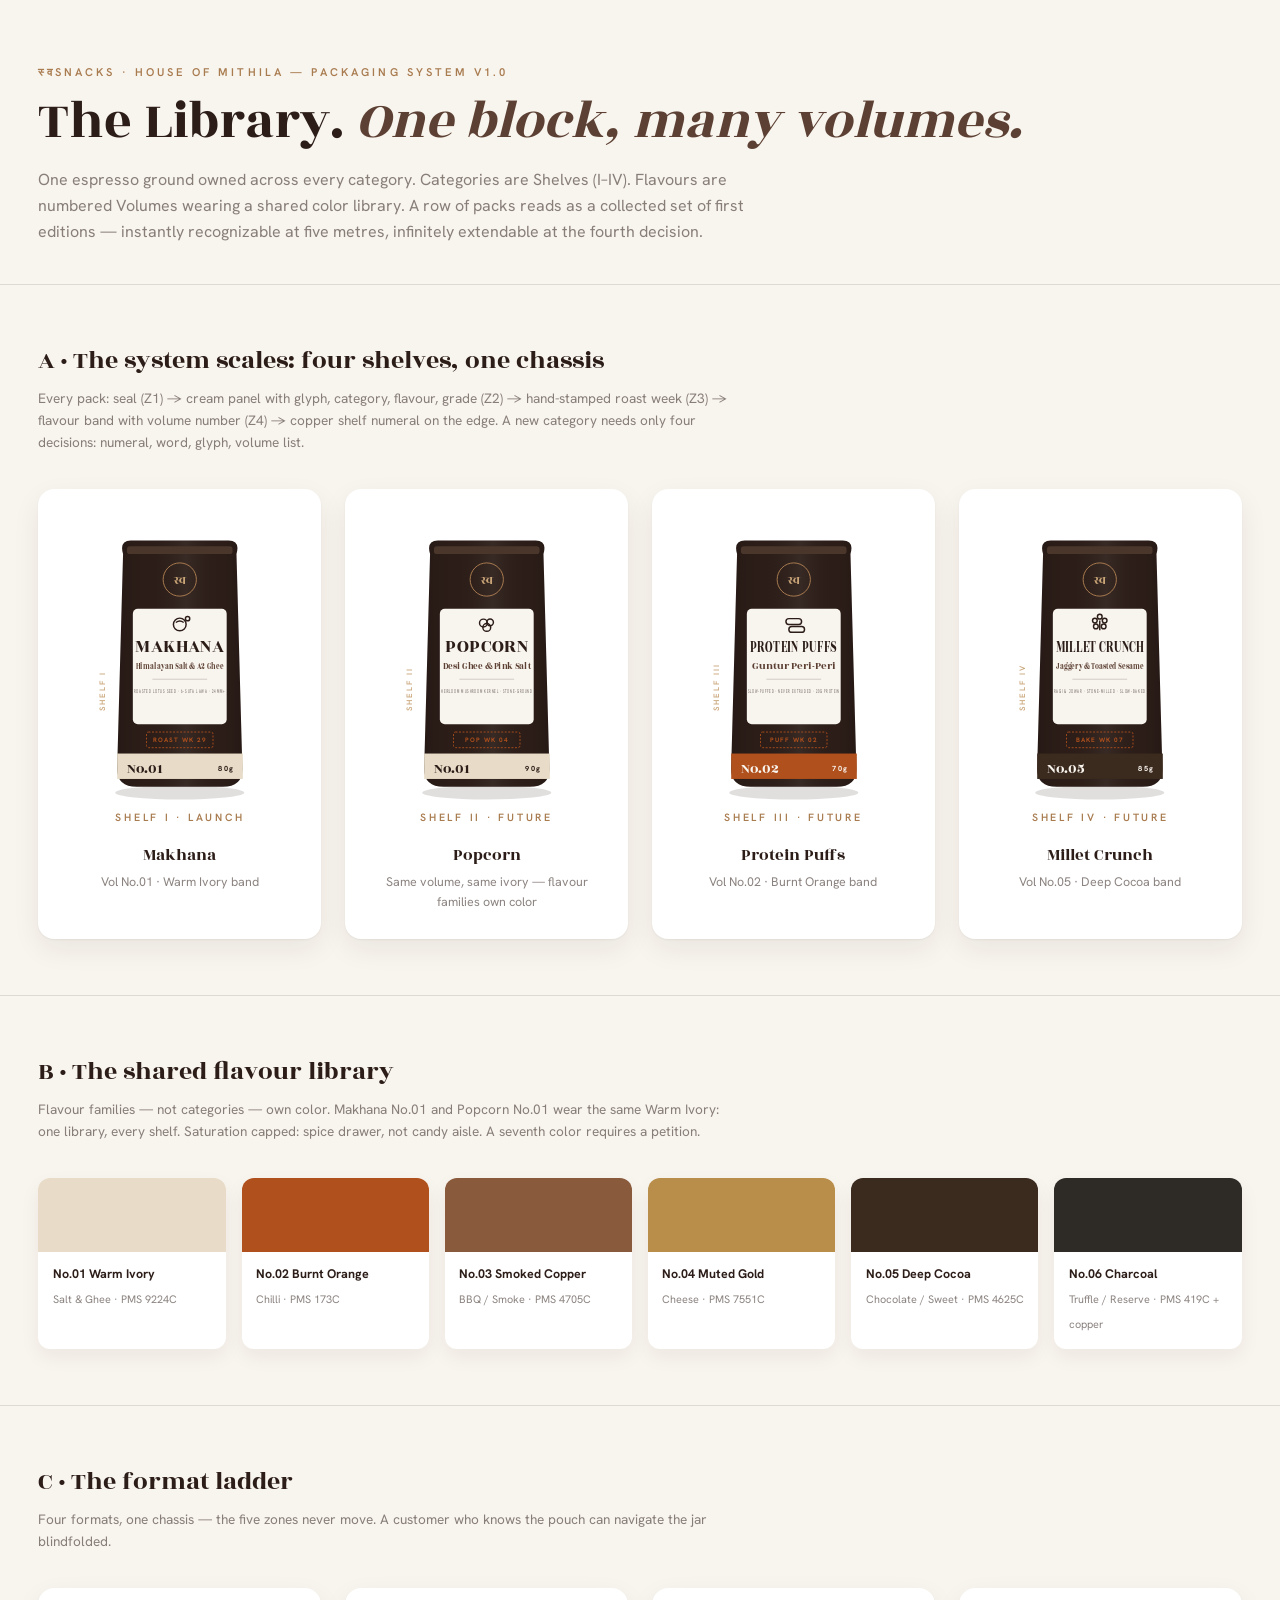
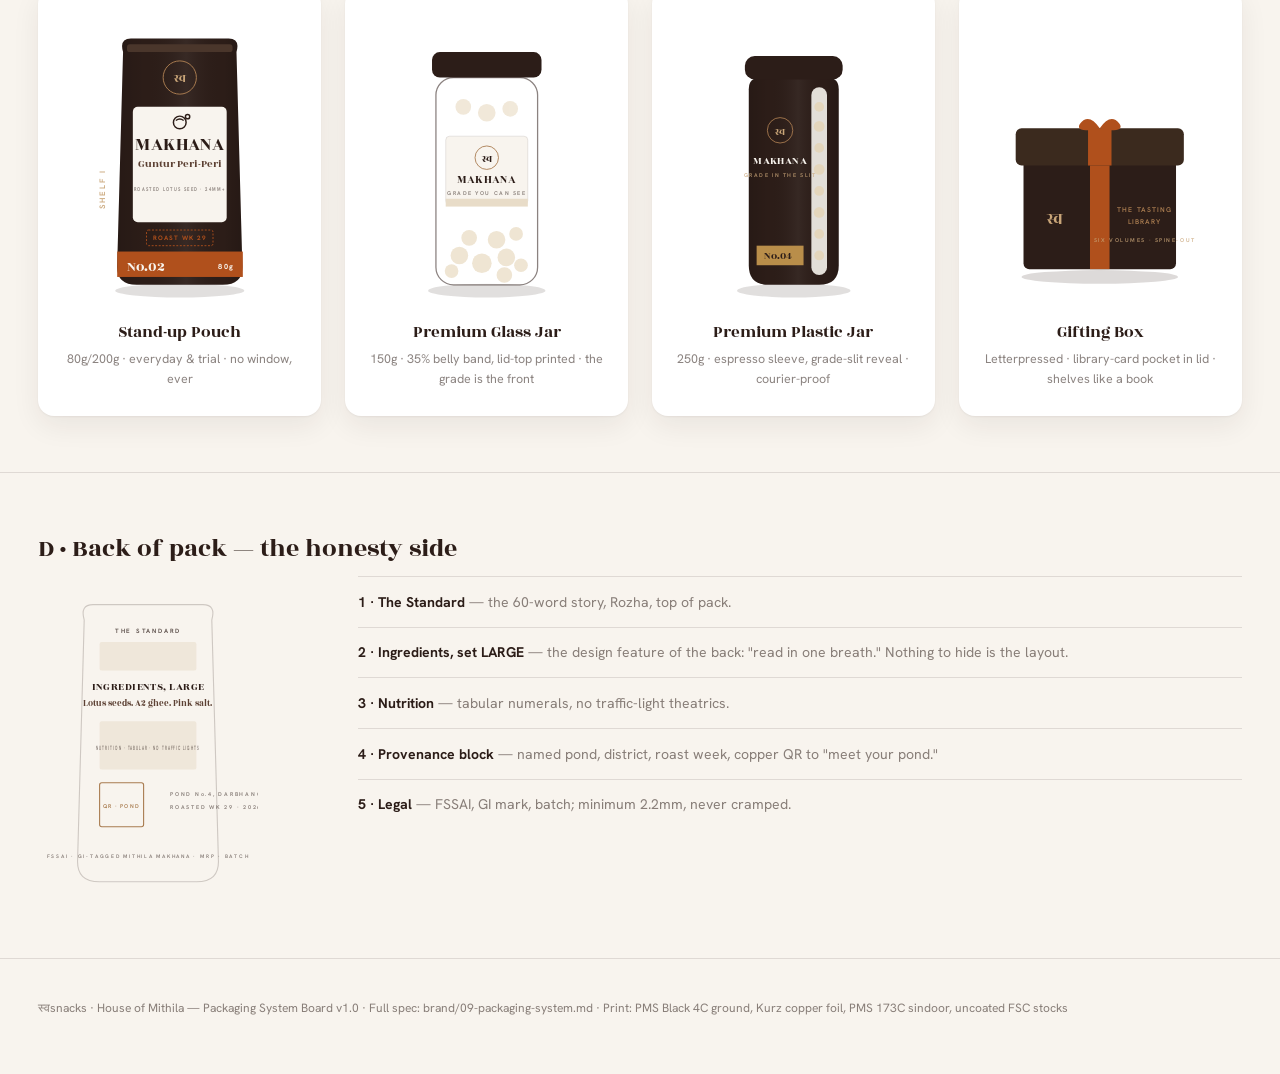
<file: packaging-board.html>
<!DOCTYPE html>
<html lang="en">
<head>
<meta charset="UTF-8">
<meta name="viewport" content="width=device-width, initial-scale=1.0">
<title>स्वsnacks — Packaging System Board · The Library</title>
<link rel="preconnect" href="https://fonts.googleapis.com">
<link rel="preconnect" href="https://fonts.gstatic.com" crossorigin>
<link href="https://fonts.googleapis.com/css2?family=Rozha+One&family=Hanken+Grotesk:ital,wght@0,300;0,400;0,600;1,300&display=swap" rel="stylesheet">
<style>
:root{
  --cream:#F8F4EE; --white:#fff; --cocoa:#5C4033; --esp:#2C1D18;
  --beige:#EFE7DA; --copper:#A97C50; --copper2:#C9A578; --sindoor:#B0501C;
  --ink50:rgba(44,29,24,.55); --ink12:rgba(44,29,24,.12);
  --fd:'Rozha One',serif; --fb:'Hanken Grotesk',sans-serif;
}
*{margin:0;padding:0;box-sizing:border-box}
body{background:var(--cream);color:var(--esp);font-family:var(--fb);line-height:1.6;-webkit-font-smoothing:antialiased}
.wrap{width:min(1280px,94vw);margin-inline:auto}
header.board{padding:4rem 0 2.5rem;border-bottom:1px solid var(--ink12)}
.kicker{font-size:.7rem;letter-spacing:.28em;text-transform:uppercase;font-weight:600;color:var(--copper)}
h1{font-family:var(--fd);font-weight:400;font-size:clamp(2rem,4.5vw,3.4rem);line-height:1.1;margin-top:.6rem}
h1 em{font-style:italic;color:var(--cocoa)}
.lede{max-width:46rem;color:var(--ink50);margin-top:1rem}
section{padding:3.5rem 0;border-bottom:1px solid var(--ink12)}
h2{font-family:var(--fd);font-weight:400;font-size:1.6rem;margin-bottom:.4rem}
.note{font-size:.85rem;color:var(--ink50);max-width:44rem;margin-bottom:2.2rem}
.row{display:grid;gap:1.5rem}
.row--4{grid-template-columns:repeat(4,1fr)}
.row--3{grid-template-columns:repeat(3,1fr)}
.cell{background:var(--white);border-radius:16px;padding:1.6rem 1.2rem;box-shadow:0 1px 2px rgba(44,29,24,.05),0 10px 28px rgba(44,29,24,.07);text-align:center}
.cell h3{font-family:var(--fd);font-weight:400;font-size:1.05rem;margin-top:1rem}
.cell p{font-size:.78rem;color:var(--ink50);margin-top:.3rem}
.cell .shelf{font-size:.66rem;letter-spacing:.26em;font-weight:600;color:var(--copper);text-transform:uppercase}
svg{display:block;max-width:100%}
.packsvg{width:min(200px,80%);margin-inline:auto}
/* pack text styles */
.p-deva{font-family:var(--fd);font-size:15px;fill:var(--esp)}
.p-deva--seal{fill:#C9A578;font-size:13px}
.p-cat{font-family:var(--fd);font-size:19px;fill:var(--esp);letter-spacing:.4px}
.p-flav{font-family:var(--fd);font-size:11px;fill:var(--cocoa)}
.p-grade{font-family:var(--fb);font-size:5.6px;letter-spacing:1.6px;fill:var(--esp);opacity:.55;font-weight:600}
.p-stamp{font-family:var(--fb);font-size:6.5px;letter-spacing:1px;fill:var(--sindoor);font-weight:700}
.p-band{font-family:var(--fb);font-size:7.5px;letter-spacing:1.4px;font-weight:700}
.p-vol{font-family:var(--fd);font-size:15px;font-weight:400}
.p-edge{font-family:var(--fb);font-size:8px;letter-spacing:2px;fill:var(--copper2);font-weight:600}
.p-ring{font-family:var(--fb);font-size:4.6px;letter-spacing:1.1px;fill:var(--copper);font-weight:600}
/* chips */
.chips{display:grid;grid-template-columns:repeat(6,1fr);gap:1rem}
.chip{border-radius:12px;overflow:hidden;background:var(--white);box-shadow:0 8px 20px rgba(44,29,24,.06)}
.chip .swatch{height:74px}
.chip .m{padding:.8rem .9rem}
.chip .m b{display:block;font-size:.78rem}
.chip .m span{font-size:.68rem;color:var(--ink50)}
.backlayout{display:grid;grid-template-columns:280px 1fr;gap:2.5rem;align-items:start}
.backlist{list-style:none}
.backlist li{padding:.85rem 0;border-top:1px solid var(--ink12);font-size:.88rem}
.backlist b{color:var(--esp)} .backlist span{color:var(--ink50)}
footer{padding:2.5rem 0 3.5rem;font-size:.75rem;color:var(--ink50)}
@media(max-width:900px){.row--4,.row--3{grid-template-columns:repeat(2,1fr)}.chips{grid-template-columns:repeat(3,1fr)}.backlayout{grid-template-columns:1fr}}
@media(max-width:560px){.row--4,.row--3{grid-template-columns:1fr}.chips{grid-template-columns:repeat(2,1fr)}}
</style>
<link rel="canonical" href="https://svasnacks.in/packaging-board.html">
<meta name="robots" content="noindex, nofollow">

<meta property="og:type" content="website">
<meta property="og:site_name" content="स्वsnacks">
<meta property="og:locale" content="en_IN">
<meta property="og:url" content="https://svasnacks.in/packaging-board.html">
<meta property="og:title" content="स्वsnacks — Packaging System Board · The Library">
<meta property="og:description" content="">
<meta property="og:image" content="https://svasnacks.in/og/home.jpg">
<meta property="og:image:width" content="1200">
<meta property="og:image:height" content="630">
<meta property="og:image:alt" content="स्वsnacks — SVA, Makhana House of Mithila">

<meta name="twitter:card" content="summary_large_image">
<meta name="twitter:title" content="स्वsnacks — Packaging System Board · The Library">
<meta name="twitter:description" content="">
<meta name="twitter:image" content="https://svasnacks.in/og/home.jpg">

<link rel="icon" href="/favicon.ico" sizes="32x32">
<link rel="icon" href="/favicon.svg" type="image/svg+xml">
<link rel="apple-touch-icon" href="/apple-touch-icon.png">
<link rel="manifest" href="/site.webmanifest">
</head>
<body>

<svg width="0" height="0" style="position:absolute" aria-hidden="true">
<defs>
  <linearGradient id="pshade" x1="0" y1="0" x2="1" y2="0">
    <stop offset="0" stop-color="#000" stop-opacity=".22"/><stop offset=".22" stop-color="#000" stop-opacity="0"/>
    <stop offset=".55" stop-color="#fff" stop-opacity=".10"/><stop offset=".85" stop-color="#000" stop-opacity="0"/>
    <stop offset="1" stop-color="#000" stop-opacity=".25"/>
  </linearGradient>
  <!-- pouch chassis: Z1 seal · Z2 panel · Z3 stamp · Z4 band · edge numeral -->
  <g id="pouch-chassis">
    <ellipse cx="100" cy="284" rx="66" ry="7" fill="#2C1D18" opacity=".14"/>
    <path d="M42 40 Q38 26 50 26 L150 26 Q162 26 158 40 L164 258 Q165 278 144 278 L56 278 Q35 278 36 258 Z" fill="#2C1D18"/>
    <path d="M42 40 Q38 26 50 26 L150 26 Q162 26 158 40 L164 258 Q165 278 144 278 L56 278 Q35 278 36 258 Z" fill="url(#pshade)" opacity=".55"/>
    <rect x="46" y="32" width="108" height="8" rx="3" fill="#4A362B"/>
    <circle cx="100" cy="66" r="17" fill="none" stroke="#A97C50" stroke-width="1"/>
    <rect x="52" y="96" width="96" height="118" rx="5" fill="#F8F4EE"/>
    <rect x="66" y="222" width="68" height="16" rx="2" fill="none" stroke="#B0501C" stroke-width=".9" stroke-dasharray="2 1.6"/>
  </g>
  <!-- category glyphs (1.5pt line grammar) -->
  <g id="gl-makhana" fill="none" stroke="#2C1D18" stroke-width="1.5">
    <circle cx="0" cy="0" r="6.5"/><path d="M-4 -2 a6.5 6.5 0 0 1 8 0"/><circle cx="8" cy="-6" r="2.2"/>
  </g>
  <g id="gl-popcorn" fill="none" stroke="#2C1D18" stroke-width="1.5">
    <circle cx="-3.4" cy="-1.5" r="4"/><circle cx="3.4" cy="-2.2" r="3.4"/><circle cx="0" cy="3" r="4"/>
  </g>
  <g id="gl-puffs" fill="none" stroke="#2C1D18" stroke-width="1.5">
    <rect x="-8" y="-6" width="16" height="6" rx="3"/><rect x="-5" y="2" width="16" height="6" rx="3"/>
  </g>
  <g id="gl-millet" fill="none" stroke="#2C1D18" stroke-width="1.5">
    <path d="M0 8 L0 -2"/><circle cx="0" cy="-6" r="2.4"/><circle cx="-5" cy="-2" r="2.4"/><circle cx="5" cy="-2" r="2.4"/><circle cx="-4" cy="4" r="2.4"/><circle cx="4" cy="4" r="2.4"/>
  </g>
</defs>
</svg>

<header class="board">
  <div class="wrap">
    <p class="kicker">स्वsnacks · House of Mithila — Packaging System v1.0</p>
    <h1>The Library. <em>One block, many volumes.</em></h1>
    <p class="lede">One espresso ground owned across every category. Categories are Shelves (I–IV). Flavours are numbered Volumes wearing a shared color library. A row of packs reads as a collected set of first editions — instantly recognizable at five metres, infinitely extendable at the fourth decision.</p>
  </div>
</header>

<section>
  <div class="wrap">
    <h2>A · The system scales: four shelves, one chassis</h2>
    <p class="note">Every pack: seal (Z1) → cream panel with glyph, category, flavour, grade (Z2) → hand-stamped roast week (Z3) → flavour band with volume number (Z4) → copper shelf numeral on the edge. A new category needs only four decisions: numeral, word, glyph, volume list.</p>
    <div class="row row--4">

      <div class="cell">
        <svg class="packsvg" viewBox="0 0 200 296">
          <use href="#pouch-chassis"/>
          <text x="100" y="71" text-anchor="middle" class="p-deva p-deva--seal">स्व</text>
          <use href="#gl-makhana" transform="translate(100,112)"/>
          <text x="100" y="140" text-anchor="middle" class="p-cat">MAKHANA</text>
          <text x="100" y="158" text-anchor="middle" class="p-flav" textLength="90" lengthAdjust="spacingAndGlyphs">Himalayan Salt &amp; A2 Ghee</text>
          <line x1="72" y1="168" x2="128" y2="168" stroke="#2C1D18" stroke-width=".6" opacity=".3"/>
          <text x="100" y="182" text-anchor="middle" class="p-grade" textLength="94" lengthAdjust="spacingAndGlyphs">ROASTED LOTUS SEED · 6-SUTA LAWA · 24MM+</text>
          <text x="100" y="232.5" text-anchor="middle" class="p-stamp">ROAST WK 29</text>
          <rect x="36" y="244" width="128.5" height="26" fill="#E8DCC8"/>
          <text x="46" y="264" class="p-vol" fill="#2C1D18">No.01</text>
          <text x="156" y="262" text-anchor="end" class="p-band" fill="#2C1D18">80g</text>
          <text x="24" y="200" class="p-edge" transform="rotate(-90 24 200)">SHELF I</text>
        </svg>
        <p class="shelf">Shelf I · Launch</p><h3>Makhana</h3><p>Vol No.01 · Warm Ivory band</p>
      </div>

      <div class="cell">
        <svg class="packsvg" viewBox="0 0 200 296">
          <use href="#pouch-chassis"/>
          <text x="100" y="71" text-anchor="middle" class="p-deva p-deva--seal">स्व</text>
          <use href="#gl-popcorn" transform="translate(100,112)"/>
          <text x="100" y="140" text-anchor="middle" class="p-cat">POPCORN</text>
          <text x="100" y="158" text-anchor="middle" class="p-flav" textLength="90" lengthAdjust="spacingAndGlyphs">Desi Ghee &amp; Pink Salt</text>
          <line x1="72" y1="168" x2="128" y2="168" stroke="#2C1D18" stroke-width=".6" opacity=".3"/>
          <text x="100" y="182" text-anchor="middle" class="p-grade" textLength="94" lengthAdjust="spacingAndGlyphs">HEIRLOOM MUSHROOM KERNEL · STONE-GROUND</text>
          <text x="100" y="232.5" text-anchor="middle" class="p-stamp">POP WK 04</text>
          <rect x="36" y="244" width="128.5" height="26" fill="#E8DCC8"/>
          <text x="46" y="264" class="p-vol" fill="#2C1D18">No.01</text>
          <text x="156" y="262" text-anchor="end" class="p-band" fill="#2C1D18">90g</text>
          <text x="24" y="200" class="p-edge" transform="rotate(-90 24 200)">SHELF II</text>
        </svg>
        <p class="shelf">Shelf II · Future</p><h3>Popcorn</h3><p>Same volume, same ivory — flavour families own color</p>
      </div>

      <div class="cell">
        <svg class="packsvg" viewBox="0 0 200 296">
          <use href="#pouch-chassis"/>
          <text x="100" y="71" text-anchor="middle" class="p-deva p-deva--seal">स्व</text>
          <use href="#gl-puffs" transform="translate(100,112)"/>
          <text x="100" y="140" text-anchor="middle" class="p-cat" textLength="90" lengthAdjust="spacingAndGlyphs">PROTEIN PUFFS</text>
          <text x="100" y="158" text-anchor="middle" class="p-flav">Guntur Peri-Peri</text>
          <line x1="72" y1="168" x2="128" y2="168" stroke="#2C1D18" stroke-width=".6" opacity=".3"/>
          <text x="100" y="182" text-anchor="middle" class="p-grade" textLength="94" lengthAdjust="spacingAndGlyphs">SLOW-PUFFED · NEVER EXTRUDED · 20G PROTEIN</text>
          <text x="100" y="232.5" text-anchor="middle" class="p-stamp">PUFF WK 02</text>
          <rect x="36" y="244" width="128.5" height="26" fill="#B0501C"/>
          <text x="46" y="264" class="p-vol" fill="#F8F4EE">No.02</text>
          <text x="156" y="262" text-anchor="end" class="p-band" fill="#F8F4EE">70g</text>
          <text x="24" y="200" class="p-edge" transform="rotate(-90 24 200)">SHELF III</text>
        </svg>
        <p class="shelf">Shelf III · Future</p><h3>Protein Puffs</h3><p>Vol No.02 · Burnt Orange band</p>
      </div>

      <div class="cell">
        <svg class="packsvg" viewBox="0 0 200 296">
          <use href="#pouch-chassis"/>
          <text x="100" y="71" text-anchor="middle" class="p-deva p-deva--seal">स्व</text>
          <use href="#gl-millet" transform="translate(100,110)"/>
          <text x="100" y="140" text-anchor="middle" class="p-cat" textLength="90" lengthAdjust="spacingAndGlyphs">MILLET CRUNCH</text>
          <text x="100" y="158" text-anchor="middle" class="p-flav" textLength="90" lengthAdjust="spacingAndGlyphs">Jaggery &amp; Toasted Sesame</text>
          <line x1="72" y1="168" x2="128" y2="168" stroke="#2C1D18" stroke-width=".6" opacity=".3"/>
          <text x="100" y="182" text-anchor="middle" class="p-grade" textLength="94" lengthAdjust="spacingAndGlyphs">RAGI &amp; JOWAR · STONE-MILLED · SLOW-BAKED</text>
          <text x="100" y="232.5" text-anchor="middle" class="p-stamp">BAKE WK 07</text>
          <rect x="36" y="244" width="128.5" height="26" fill="#3B2A1E"/>
          <text x="46" y="264" class="p-vol" fill="#F8F4EE">No.05</text>
          <text x="156" y="262" text-anchor="end" class="p-band" fill="#F8F4EE">85g</text>
          <text x="24" y="200" class="p-edge" transform="rotate(-90 24 200)">SHELF IV</text>
        </svg>
        <p class="shelf">Shelf IV · Future</p><h3>Millet Crunch</h3><p>Vol No.05 · Deep Cocoa band</p>
      </div>
    </div>
  </div>
</section>

<section>
  <div class="wrap">
    <h2>B · The shared flavour library</h2>
    <p class="note">Flavour families — not categories — own color. Makhana No.01 and Popcorn No.01 wear the same Warm Ivory: one library, every shelf. Saturation capped: spice drawer, not candy aisle. A seventh color requires a petition.</p>
    <div class="chips">
      <div class="chip"><div class="swatch" style="background:#E8DCC8"></div><div class="m"><b>No.01 Warm Ivory</b><span>Salt &amp; Ghee · PMS 9224C</span></div></div>
      <div class="chip"><div class="swatch" style="background:#B0501C"></div><div class="m"><b>No.02 Burnt Orange</b><span>Chilli · PMS 173C</span></div></div>
      <div class="chip"><div class="swatch" style="background:#8A5A3C"></div><div class="m"><b>No.03 Smoked Copper</b><span>BBQ / Smoke · PMS 4705C</span></div></div>
      <div class="chip"><div class="swatch" style="background:#B98E4A"></div><div class="m"><b>No.04 Muted Gold</b><span>Cheese · PMS 7551C</span></div></div>
      <div class="chip"><div class="swatch" style="background:#3B2A1E"></div><div class="m"><b>No.05 Deep Cocoa</b><span>Chocolate / Sweet · PMS 4625C</span></div></div>
      <div class="chip"><div class="swatch" style="background:#2E2A26"></div><div class="m"><b>No.06 Charcoal</b><span>Truffle / Reserve · PMS 419C + copper</span></div></div>
    </div>
  </div>
</section>

<section>
  <div class="wrap">
    <h2>C · The format ladder</h2>
    <p class="note">Four formats, one chassis — the five zones never move. A customer who knows the pouch can navigate the jar blindfolded.</p>
    <div class="row row--4">
      <div class="cell">
        <svg class="packsvg" viewBox="0 0 200 296"><use href="#pouch-chassis"/>
          <text x="100" y="71" text-anchor="middle" class="p-deva p-deva--seal">स्व</text>
          <use href="#gl-makhana" transform="translate(100,112)"/>
          <text x="100" y="140" text-anchor="middle" class="p-cat">MAKHANA</text>
          <text x="100" y="158" text-anchor="middle" class="p-flav">Guntur Peri-Peri</text>
          <text x="100" y="182" text-anchor="middle" class="p-grade" textLength="94" lengthAdjust="spacingAndGlyphs">ROASTED LOTUS SEED · 24MM+</text>
          <text x="100" y="232.5" text-anchor="middle" class="p-stamp">ROAST WK 29</text>
          <rect x="36" y="244" width="128.5" height="26" fill="#B0501C"/>
          <text x="46" y="264" class="p-vol" fill="#F8F4EE">No.02</text>
          <text x="156" y="262" text-anchor="end" class="p-band" fill="#F8F4EE">80g</text>
          <text x="24" y="200" class="p-edge" transform="rotate(-90 24 200)">SHELF I</text>
        </svg>
        <h3>Stand-up Pouch</h3><p>80g/200g · everyday &amp; trial · no window, ever</p>
      </div>
      <div class="cell">
        <svg class="packsvg" viewBox="0 0 200 296">
          <ellipse cx="100" cy="284" rx="60" ry="7" fill="#2C1D18" opacity=".14"/>
          <rect x="48" y="66" width="104" height="212" rx="18" fill="#fff" opacity=".5"/>
          <rect x="48" y="66" width="104" height="212" rx="18" fill="none" stroke="#2C1D18" stroke-width="1.3" opacity=".55"/>
          <g fill="#EFE5D3"><circle cx="72" cy="248" r="9"/><circle cx="95" cy="256" r="10"/><circle cx="120" cy="250" r="9"/><circle cx="135" cy="258" r="7"/><circle cx="82" cy="230" r="8"/><circle cx="110" cy="232" r="9"/><circle cx="130" cy="226" r="7"/><circle cx="64" cy="264" r="7"/><circle cx="118" cy="268" r="8"/></g>
          <rect x="44" y="40" width="112" height="26" rx="8" fill="#2C1D18"/>
          <g fill="#EFE5D3" opacity=".85"><circle cx="76" cy="96" r="8"/><circle cx="100" cy="102" r="9"/><circle cx="124" cy="98" r="8"/></g>
          <rect x="58" y="126" width="84" height="70" rx="4" fill="#F8F4EE" stroke="#2C1D18" stroke-opacity=".1"/>
          <circle cx="100" cy="148" r="12" fill="none" stroke="#A97C50" stroke-width=".9"/>
          <text x="100" y="152" text-anchor="middle" class="p-deva" style="font-size:11px">स्व</text>
          <text x="100" y="174" text-anchor="middle" class="p-cat" style="font-size:12px">MAKHANA</text>
          <text x="100" y="186" text-anchor="middle" class="p-grade">GRADE YOU CAN SEE</text>
          <rect x="58" y="190" width="84" height="8" fill="#E8DCC8"/>
        </svg>
        <h3>Premium Glass Jar</h3><p>150g · 35% belly band, lid-top printed · the grade is the front</p>
      </div>
      <div class="cell">
        <svg class="packsvg" viewBox="0 0 200 296">
          <ellipse cx="100" cy="284" rx="58" ry="7" fill="#2C1D18" opacity=".14"/>
          <path d="M54 78 Q54 66 66 66 L134 66 Q146 66 146 78 L146 258 Q146 278 126 278 L74 278 Q54 278 54 258 Z" fill="#2C1D18"/>
          <path d="M54 78 Q54 66 66 66 L134 66 Q146 66 146 78 L146 258 Q146 278 126 278 L74 278 Q54 278 54 258 Z" fill="url(#pshade)" opacity=".5"/>
          <rect x="118" y="76" width="16" height="192" rx="8" fill="#F8F4EE" opacity=".9"/>
          <g fill="#E4D6BC"><circle cx="126" cy="96" r="5"/><circle cx="126" cy="116" r="5.5"/><circle cx="126" cy="138" r="5"/><circle cx="126" cy="160" r="5.5"/><circle cx="126" cy="182" r="5"/><circle cx="126" cy="204" r="5.5"/><circle cx="126" cy="226" r="5"/><circle cx="126" cy="248" r="5"/></g>
          <rect x="50" y="44" width="100" height="24" rx="10" fill="#2C1D18"/>
          <circle cx="86" cy="120" r="13" fill="none" stroke="#A97C50" stroke-width=".9"/>
          <text x="86" y="125" text-anchor="middle" class="p-deva p-deva--seal" style="font-size:11px">स्व</text>
          <text x="86" y="154" text-anchor="middle" class="p-cat" style="font-size:11px;fill:#F8F4EE">MAKHANA</text>
          <text x="86" y="168" text-anchor="middle" class="p-grade" style="fill:#C9A578;opacity:.85">GRADE IN THE SLIT</text>
          <rect x="62" y="238" width="48" height="20" fill="#B98E4A"/>
          <text x="70" y="252" class="p-vol" style="font-size:11px" fill="#2C1D18">No.04</text>
        </svg>
        <h3>Premium Plastic Jar</h3><p>250g · espresso sleeve, grade-slit reveal · courier-proof</p>
      </div>
      <div class="cell">
        <svg class="packsvg" viewBox="0 0 200 296">
          <ellipse cx="100" cy="270" rx="80" ry="7" fill="#2C1D18" opacity=".16"/>
          <rect x="22" y="150" width="156" height="112" rx="6" fill="#2C1D18"/>
          <rect x="90" y="150" width="20" height="112" fill="#B0501C"/>
          <rect x="14" y="118" width="172" height="38" rx="6" fill="#3B2A1E"/>
          <rect x="88" y="118" width="24" height="38" fill="#B0501C"/>
          <path d="M100 118 q-11 -16 -20 -5 q-5 7 9 7 Z M100 118 q11 -16 20 -5 q5 7 -9 7 Z" fill="#B0501C"/>
          <text x="54" y="216" text-anchor="middle" class="p-deva" style="font-size:17px;fill:#C9A578">स्व</text>
          <text x="146" y="204" text-anchor="middle" class="p-ring" style="font-size:7px">THE TASTING</text>
          <text x="146" y="216" text-anchor="middle" class="p-ring" style="font-size:7px">LIBRARY</text>
          <text x="146" y="234" text-anchor="middle" class="p-grade" style="fill:#C9A578;opacity:.85">SIX VOLUMES · SPINE-OUT</text>
        </svg>
        <h3>Gifting Box</h3><p>Letterpressed · library-card pocket in lid · shelves like a book</p>
      </div>
    </div>
  </div>
</section>

<section>
  <div class="wrap">
    <h2>D · Back of pack — the honesty side</h2>
    <div class="backlayout">
      <svg viewBox="0 0 200 296" style="width:min(220px,100%)">
        <path d="M42 40 Q38 26 50 26 L150 26 Q162 26 158 40 L164 258 Q165 278 144 278 L56 278 Q35 278 36 258 Z" fill="#F8F4EE" stroke="#2C1D18" stroke-opacity=".2"/>
        <text x="100" y="52" text-anchor="middle" class="p-grade" style="opacity:.8">THE STANDARD</text>
        <rect x="56" y="60" width="88" height="26" rx="2" fill="#EFE7DA"/>
        <text x="100" y="104" text-anchor="middle" class="p-cat" style="font-size:10px">INGREDIENTS, LARGE</text>
        <text x="100" y="118" text-anchor="middle" class="p-flav" style="font-size:8px">Lotus seeds. A2 ghee. Pink salt.</text>
        <rect x="56" y="132" width="88" height="44" rx="2" fill="#EFE7DA"/>
        <text x="100" y="158" text-anchor="middle" class="p-grade" textLength="94" lengthAdjust="spacingAndGlyphs">NUTRITION · TABULAR · NO TRAFFIC LIGHTS</text>
        <rect x="56" y="188" width="40" height="40" rx="2" fill="none" stroke="#A97C50" stroke-width="1"/>
        <text x="76" y="211" text-anchor="middle" class="p-ring" style="font-size:5px">QR · POND</text>
        <text x="120" y="200" class="p-grade" style="font-size:5px">POND No.4, DARBHANGA</text>
        <text x="120" y="212" class="p-grade" style="font-size:5px">ROASTED WK 29 · 2026</text>
        <text x="100" y="256" text-anchor="middle" class="p-grade" style="font-size:4.6px">FSSAI · GI-TAGGED MITHILA MAKHANA · MRP · BATCH</text>
      </svg>
      <ol class="backlist">
        <li><b>1 · The Standard</b> <span>— the 60-word story, Rozha, top of pack.</span></li>
        <li><b>2 · Ingredients, set LARGE</b> <span>— the design feature of the back: "read in one breath." Nothing to hide is the layout.</span></li>
        <li><b>3 · Nutrition</b> <span>— tabular numerals, no traffic-light theatrics.</span></li>
        <li><b>4 · Provenance block</b> <span>— named pond, district, roast week, copper QR to "meet your pond."</span></li>
        <li><b>5 · Legal</b> <span>— FSSAI, GI mark, batch; minimum 2.2mm, never cramped.</span></li>
      </ol>
    </div>
  </div>
</section>

<footer>
  <div class="wrap">स्वsnacks · House of Mithila — Packaging System Board v1.0 · Full spec: brand/09-packaging-system.md · Print: PMS Black 4C ground, Kurz copper foil, PMS 173C sindoor, uncoated FSC stocks</div>
</footer>
</body>
</html>
</file>
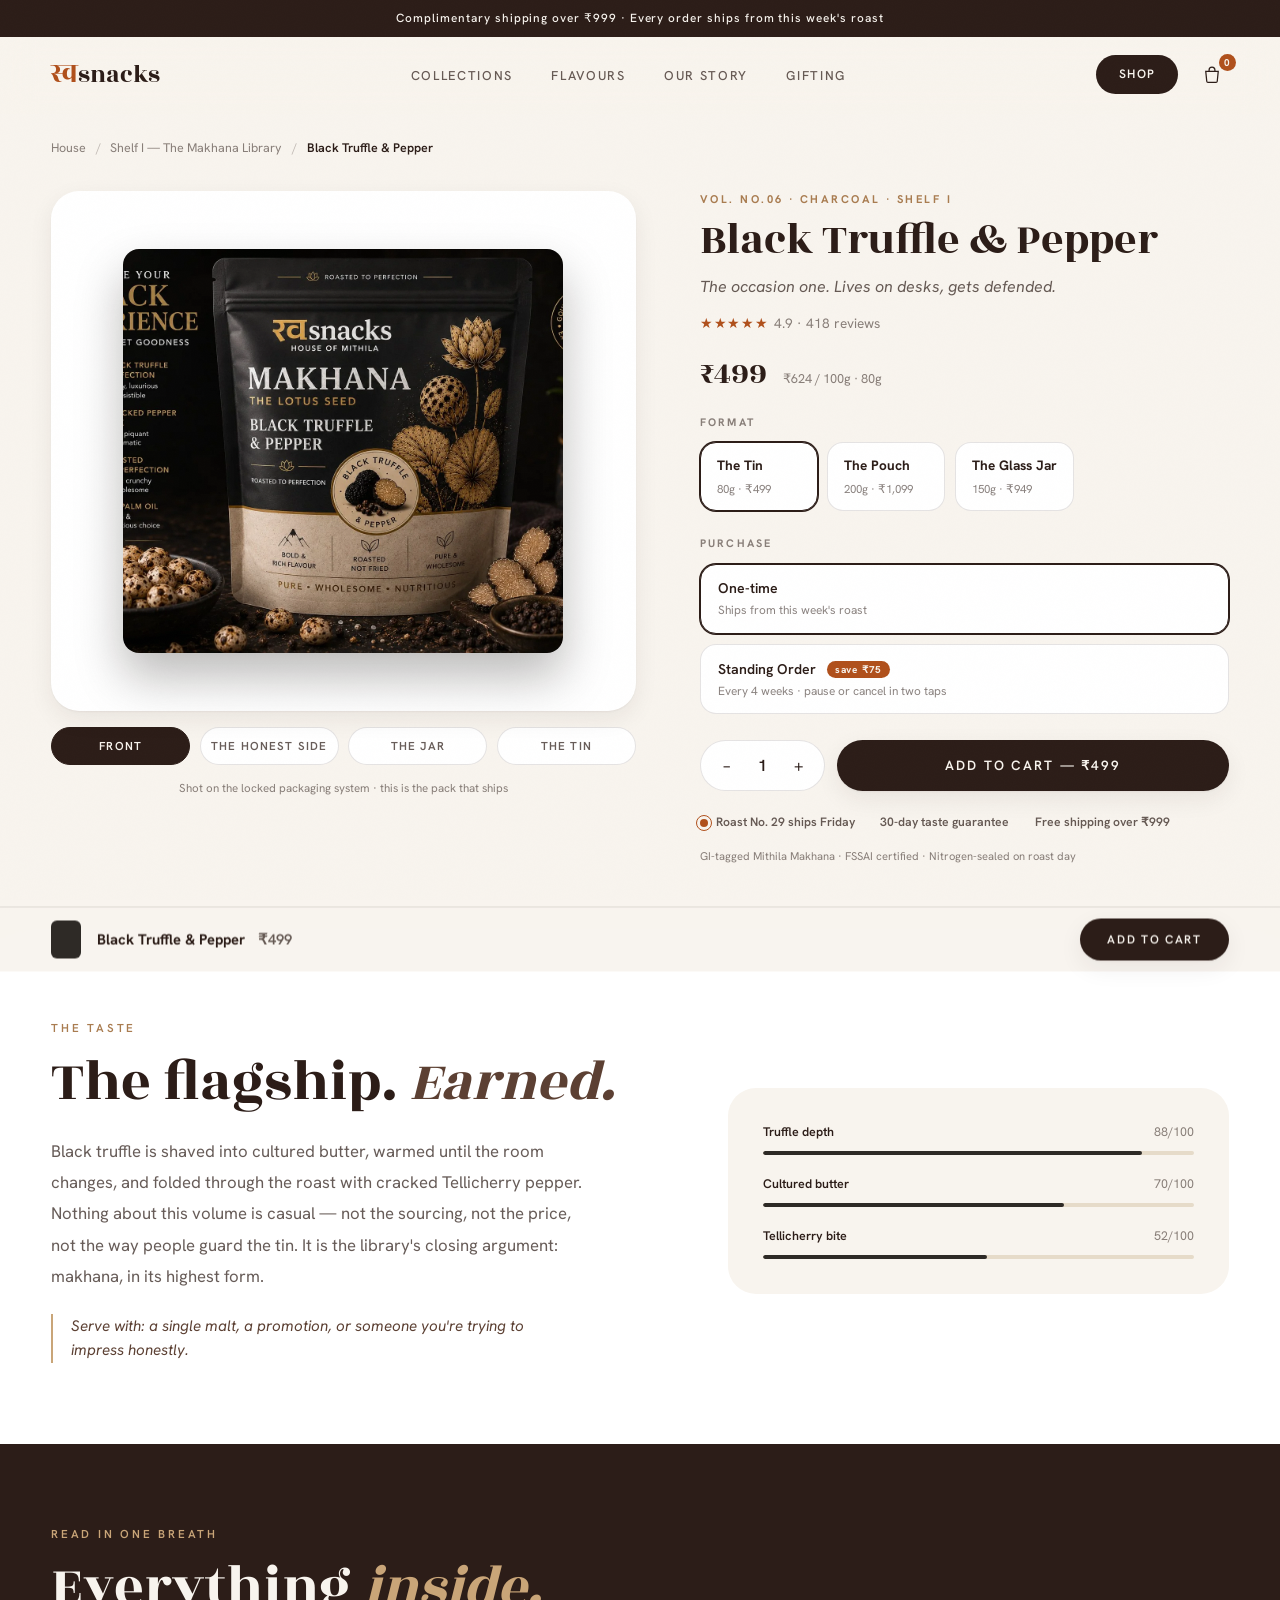
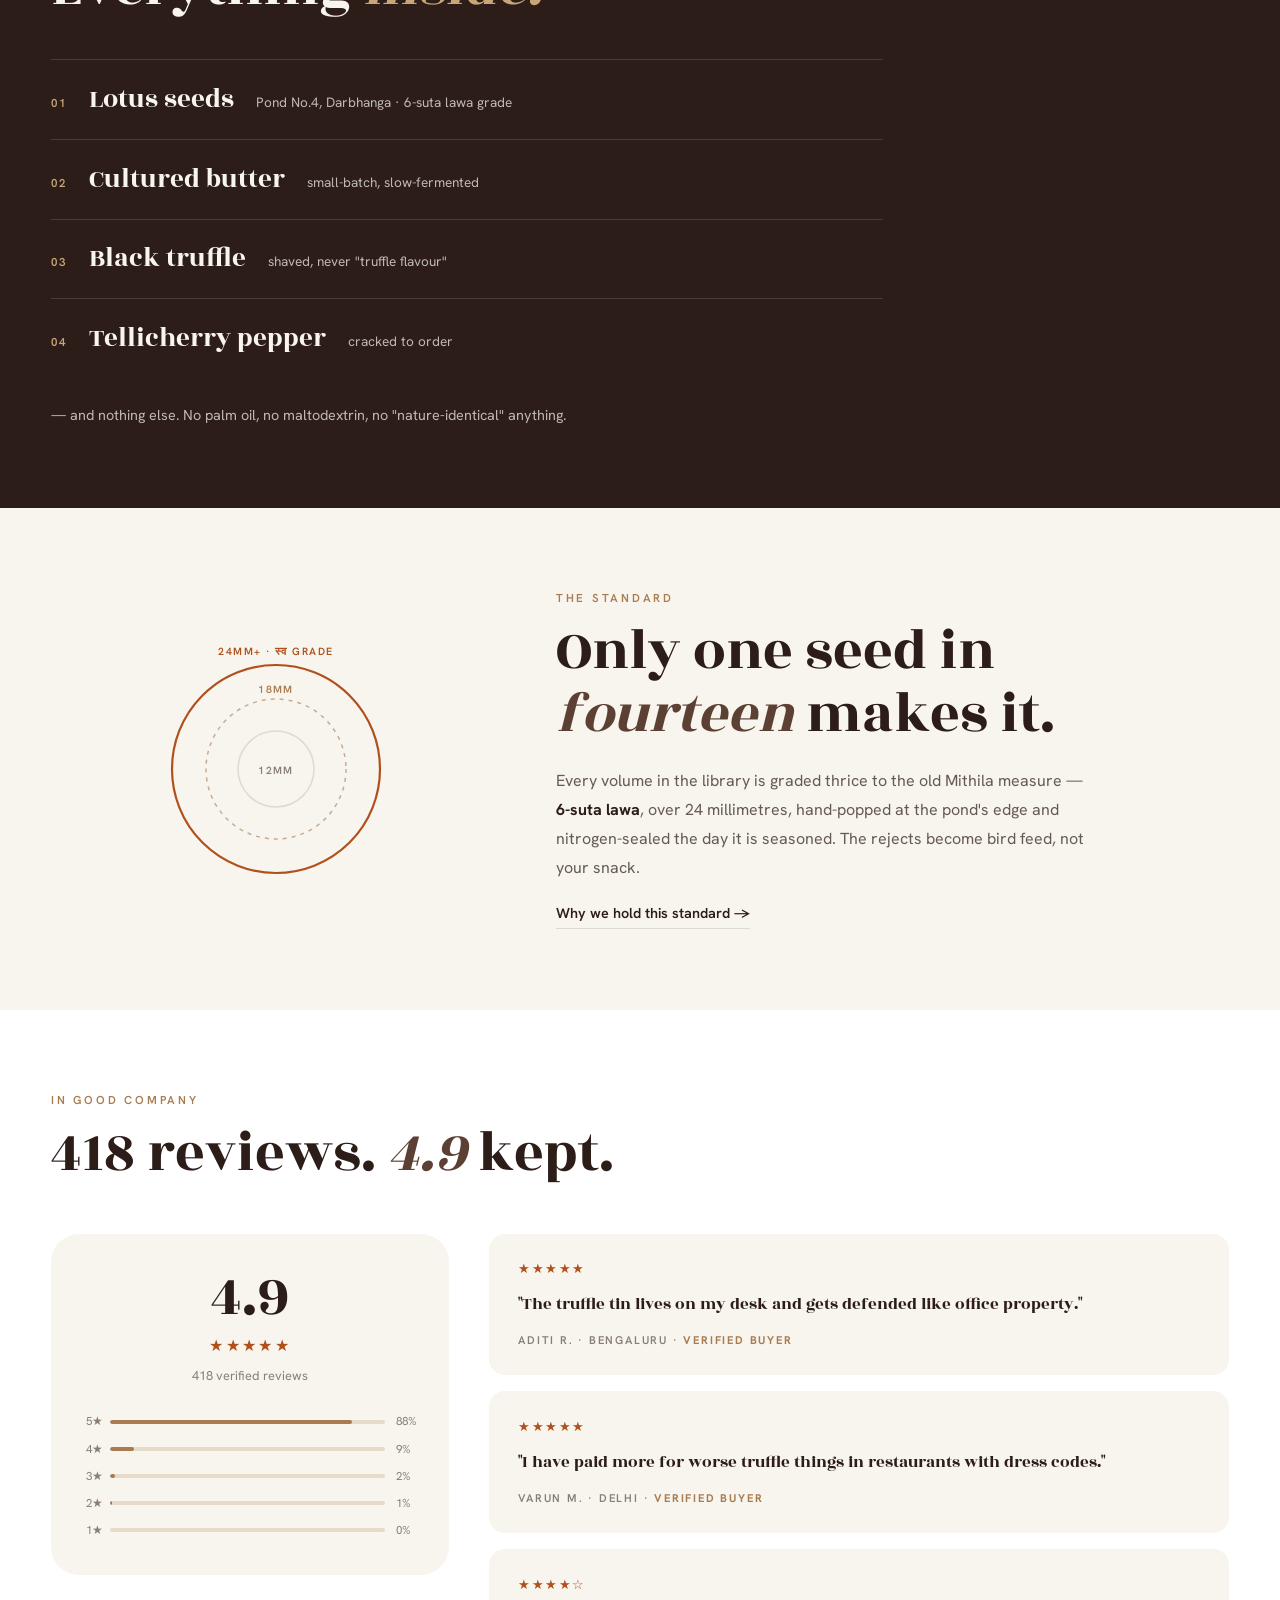
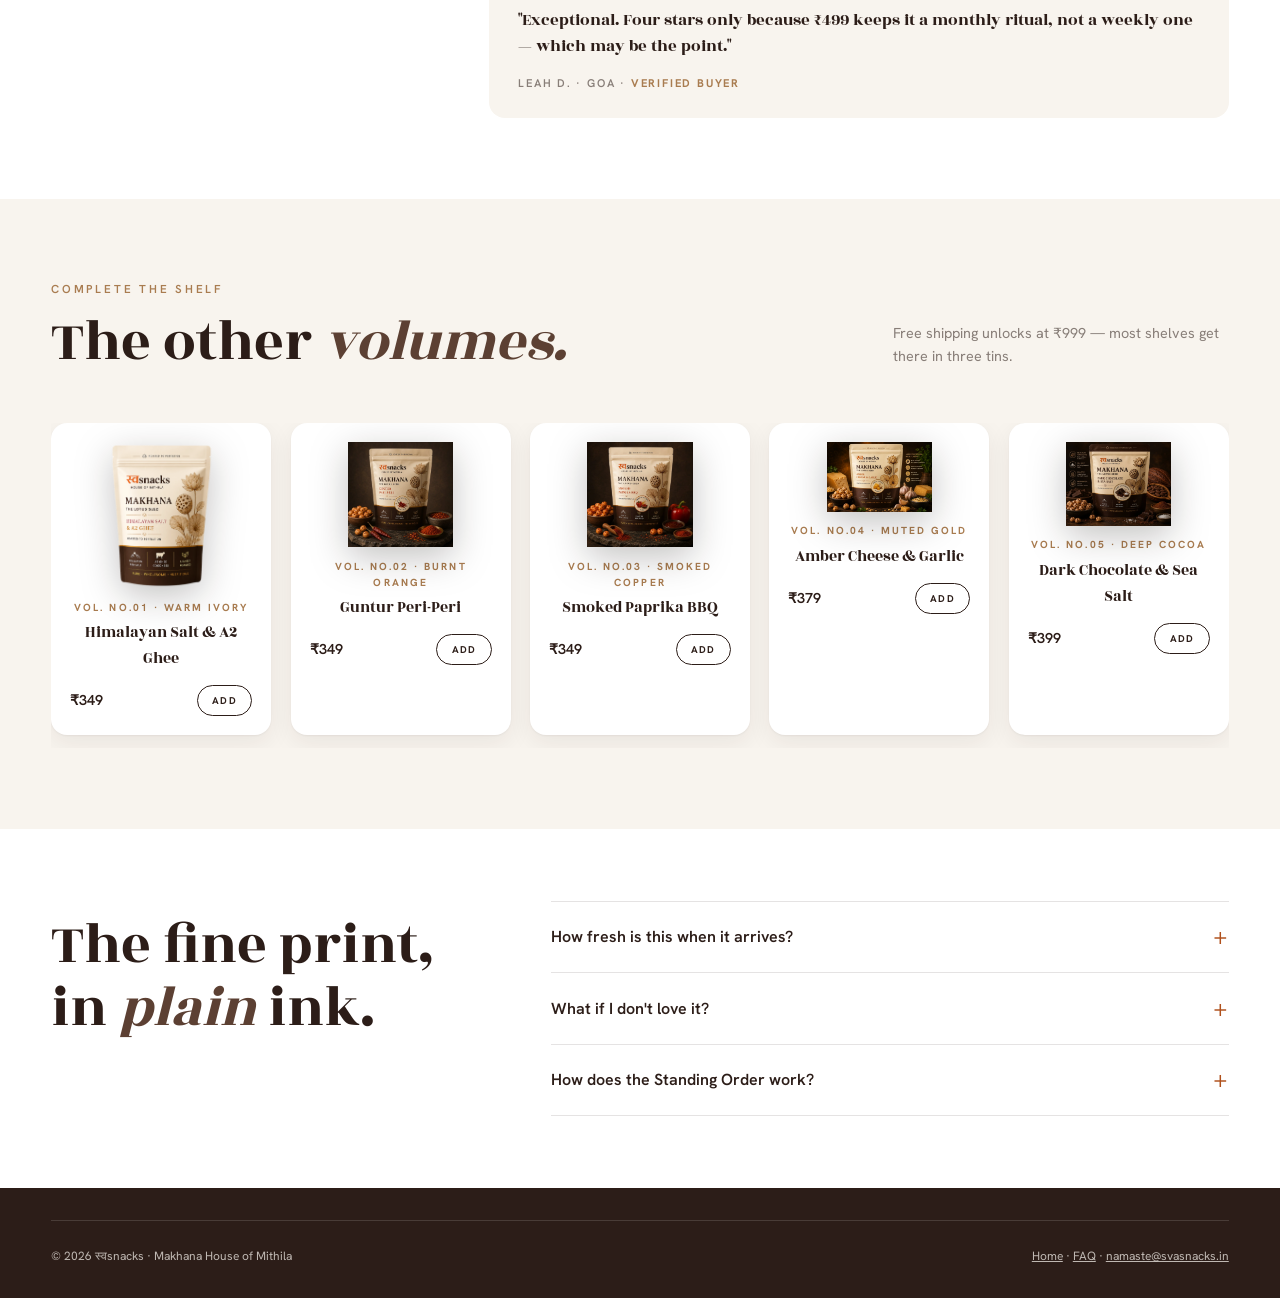
<file: product.html>
<!DOCTYPE html>
<html lang="en">
<head>
<meta charset="UTF-8">
<meta name="viewport" content="width=device-width, initial-scale=1.0">
<title>स्वsnacks — The Makhana Library</title>
<meta name="description" content="Hand-graded 6-suta lawa makhana from the GI-tagged ponds of Mithila. Volume-numbered flavours, roasted weekly.">
<meta name="theme-color" content="#F8F4EE">
<link rel="preconnect" href="https://fonts.googleapis.com">
<link rel="preconnect" href="https://fonts.gstatic.com" crossorigin>
<link href="https://fonts.googleapis.com/css2?family=Rozha+One&family=Hanken+Grotesk:ital,wght@0,300;0,400;0,500;0,600;1,300;1,400&display=swap" rel="stylesheet">
<link rel="stylesheet" href="styles.css">
<link rel="stylesheet" href="pdp.css">
<link rel="canonical" href="https://svasnacks.in/product.html">

<meta property="og:type" content="website">
<meta property="og:site_name" content="स्वsnacks">
<meta property="og:locale" content="en_IN">
<meta property="og:url" content="https://svasnacks.in/product.html">
<meta property="og:title" content="स्वsnacks — The Makhana Library">
<meta property="og:description" content="Hand-graded 6-suta lawa makhana from the GI-tagged ponds of Mithila. Volume-numbered flavours, roasted weekly.">
<meta property="og:image" content="https://svasnacks.in/og/product.jpg">
<meta property="og:image:width" content="1200">
<meta property="og:image:height" content="630">
<meta property="og:image:alt" content="स्वsnacks — SVA, Makhana House of Mithila">

<meta name="twitter:card" content="summary_large_image">
<meta name="twitter:title" content="स्वsnacks — The Makhana Library">
<meta name="twitter:description" content="Hand-graded 6-suta lawa makhana from the GI-tagged ponds of Mithila. Volume-numbered flavours, roasted weekly.">
<meta name="twitter:image" content="https://svasnacks.in/og/product.jpg">

<link rel="icon" href="/favicon.ico" sizes="32x32">
<link rel="icon" href="/favicon.svg" type="image/svg+xml">
<link rel="apple-touch-icon" href="/apple-touch-icon.png">
<link rel="manifest" href="/site.webmanifest">
</head>
<body class="pdp-body">

<div class="announce"><p>Complimentary shipping over ₹999 · Every order ships from this week's roast</p></div>

<header class="nav" id="nav">
  <nav class="nav__inner" aria-label="Primary">
    <a class="nav__brand" href="index.html" aria-label="स्वsnacks home">
      <span class="nav__brand-deva">स्व</span><span class="nav__brand-latin">snacks</span>
    </a>
    <ul class="nav__links">
      <li><a href="index.html#collections">Collections</a></li>
      <li><a href="index.html#flavors">Flavours</a></li>
      <li><a href="house-of-mithila.html">Our Story</a></li>
      <li><a href="gifting.html">Gifting</a></li>
    </ul>
    <div class="nav__actions">
      <a class="nav__cta" href="index.html#flavors">Shop</a>
      <button class="nav__cart" id="cartBtn" aria-label="Open cart">
        <svg width="20" height="20" viewBox="0 0 24 24" fill="none" stroke="currentColor" stroke-width="1.5" aria-hidden="true">
          <path d="M4.5 7.5h15l-1.2 12a1.5 1.5 0 0 1-1.5 1.35H7.2a1.5 1.5 0 0 1-1.5-1.35L4.5 7.5Z"/>
          <path d="M8.5 7.5V6a3.5 3.5 0 0 1 7 0v1.5"/>
        </svg>
        <span class="nav__cart-count" id="cartCount">0</span>
      </button>
    </div>
  </nav>
</header>

<main class="pdp">

  <!-- ═══ BUY HERO ═══ -->
  <section class="buy">
    <div class="container">
      <nav class="crumb reveal" aria-label="Breadcrumb">
        <a href="index.html">House</a><span>/</span><a href="collection.html">Shelf I — The Makhana Library</a><span>/</span><b id="crumbName">—</b>
      </nav>
      <div class="buy__grid">

        <div class="gallery reveal d-1">
          <div class="gallery__main" id="galleryMain" data-tilt>
            <div class="gallery__view is-active" data-view="front">
              <svg viewBox="0 0 200 296" class="gallery__svg">
                <use href="#pouch-card"/>
                <text x="100" y="158" text-anchor="middle" class="pc-flav" id="svgFlav" textLength="90" lengthAdjust="spacingAndGlyphs">—</text>
                <rect x="36" y="244" width="128.5" height="26" id="svgBand" fill="#2E2A26"/>
                <text x="46" y="264" class="pc-vol" id="svgVol" fill="#F8F4EE">No.—</text>
                <text x="156" y="262" text-anchor="end" class="pc-wt" id="svgWt" fill="#F8F4EE">80g</text>
              </svg>
            </div>
            <div class="gallery__view" data-view="back">
              <svg viewBox="0 0 200 296" class="gallery__svg">
                <use href="#pouch-back"/>
                <text x="100" y="118" text-anchor="middle" class="pb-ing" id="svgIng1">—</text>
                <text x="100" y="132" text-anchor="middle" class="pb-ing" id="svgIng2">—</text>
                <text x="100" y="146" text-anchor="middle" class="pb-ing" id="svgIng3">—</text>
              </svg>
            </div>
            <div class="gallery__view" data-view="jar">
              <svg viewBox="0 0 200 280" class="gallery__svg">
                <use href="#jar-glass-lg"/>
                <rect x="56" y="178" width="88" height="6" id="svgJarBand" fill="#2E2A26"/>
              </svg>
            </div>
          </div>
          <div class="gallery__thumbs" role="tablist" aria-label="Product views">
            <button class="gallery__thumb is-active" data-view="front" aria-label="Front of pack">Front</button>
            <button class="gallery__thumb" data-view="back" aria-label="Back of pack">The honest side</button>
            <button class="gallery__thumb" data-view="jar" aria-label="Glass jar">The jar</button>
          </div>
          <p class="gallery__note">Rendered from the locked packaging system · photography arrives with the launch batch</p>
        </div>

        <div class="buybox reveal d-2">
          <p class="buybox__vol" id="volLine">Vol. No.— · —</p>
          <h1 class="buybox__name" id="prodName">—</h1>
          <p class="buybox__mood" id="prodMood">—</p>
          <a class="buybox__rating" href="#reviews" id="ratingLine">★★★★★ <span>— · — reviews</span></a>

          <div class="buybox__price">
            <p class="buybox__amount" id="priceNow">₹—</p>
            <p class="buybox__per" id="pricePer">—</p>
          </div>

          <fieldset class="opt" id="formatOpts">
            <legend class="opt__label">Format</legend>
          </fieldset>

          <fieldset class="opt">
            <legend class="opt__label">Purchase</legend>
            <div class="plan" id="planOpts">
              <label class="plan__item is-active" data-plan="once">
                <input type="radio" name="plan" value="once" checked>
                <b>One-time</b><span>Ships from this week's roast</span>
              </label>
              <label class="plan__item" data-plan="standing">
                <input type="radio" name="plan" value="standing">
                <b>Standing Order <em id="saveTag">−15%</em></b><span>Every 4 weeks · pause or cancel in two taps</span>
              </label>
            </div>
          </fieldset>

          <div class="buybox__row">
            <div class="qty" aria-label="Quantity">
              <button id="qtyDec" aria-label="Decrease quantity">−</button>
              <span id="qtyVal">1</span>
              <button id="qtyInc" aria-label="Increase quantity">+</button>
            </div>
            <button class="btn btn--dark buybox__atc" id="atcBtn">Add to cart — ₹—</button>
          </div>

          <ul class="chips">
            <li><span class="pulse"></span>Roast No. 29 ships Friday</li>
            <li>30-day taste guarantee</li>
            <li>Free shipping over ₹999</li>
          </ul>
          <p class="buybox__legal">GI-tagged Mithila Makhana · FSSAI certified · Nitrogen-sealed on roast day</p>
        </div>
      </div>
    </div>
  </section>

  <!-- ═══ TASTE ═══ -->
  <section class="taste">
    <div class="container taste__grid">
      <div>
        <p class="eyebrow eyebrow--copper reveal">The taste</p>
        <h2 class="section-title reveal d-1" id="tasteTitle">—</h2>
        <p class="taste__story reveal d-2" id="tasteStory">—</p>
        <p class="taste__serve reveal d-3" id="tasteServe">—</p>
      </div>
      <div class="notes reveal d-2" id="notesWrap" aria-label="Tasting notes"></div>
    </div>
  </section>

  <!-- ═══ INGREDIENTS ═══ -->
  <section class="ings">
    <div class="container">
      <p class="eyebrow reveal">Read in one breath</p>
      <h2 class="section-title section-title--cream reveal d-1">Everything <em>inside.</em></h2>
      <ol class="ings__list" id="ingList"></ol>
      <p class="ings__none reveal">— and nothing else. No palm oil, no maltodextrin, no "nature-identical" anything.</p>
    </div>
  </section>

  <!-- ═══ THE GRADE ═══ -->
  <section class="grade">
    <div class="container grade__grid">
      <svg viewBox="0 0 300 300" class="grade__rings reveal" aria-hidden="true">
        <circle cx="150" cy="160" r="38" class="gr gr--dim"/>
        <circle cx="150" cy="160" r="70" class="gr gr--mid"/>
        <circle cx="150" cy="160" r="104" class="gr gr--hero"/>
        <text x="150" y="165" text-anchor="middle" class="gr-label">12mm</text>
        <text x="150" y="84" text-anchor="middle" class="gr-label gr-label--mid">18mm</text>
        <text x="150" y="46" text-anchor="middle" class="gr-label gr-label--hero">24mm+ · स्व grade</text>
      </svg>
      <div>
        <p class="eyebrow eyebrow--copper reveal">The standard</p>
        <h2 class="section-title reveal d-1">Only one seed in <em>fourteen</em> makes it.</h2>
        <p class="grade__body reveal d-2">Every volume in the library is graded thrice to the old Mithila measure — <strong>6-suta lawa</strong>, over 24 millimetres, hand-popped at the pond's edge and nitrogen-sealed the day it is seasoned. The rejects become bird feed, not your snack.</p>
        <a class="link-arrow reveal d-3" href="index.html#why">Why we hold this standard →</a>
      </div>
    </div>
  </section>

  <!-- ═══ REVIEWS ═══ -->
  <section class="reviews" id="reviews">
    <div class="container">
      <div class="section-head">
        <div>
          <p class="eyebrow eyebrow--copper reveal">In good company</p>
          <h2 class="section-title reveal d-1" id="revTitle">— reviews. <em>—</em> kept.</h2>
        </div>
      </div>
      <div class="reviews__grid">
        <aside class="revsum reveal">
          <p class="revsum__big" id="revBig">—</p>
          <p class="stars" id="revStars">★★★★★</p>
          <p class="revsum__n" id="revCount">— verified reviews</p>
          <div class="revsum__bars" id="revBars"></div>
        </aside>
        <div class="revcards" id="revCards"></div>
      </div>
    </div>
  </section>

  <!-- ═══ COMPLETE THE SHELF ═══ -->
  <section class="shelf">
    <div class="container">
      <div class="section-head">
        <div>
          <p class="eyebrow eyebrow--copper reveal">Complete the shelf</p>
          <h2 class="section-title reveal d-1">The other <em>volumes.</em></h2>
        </div>
        <p class="section-note reveal d-2">Free shipping unlocks at ₹999 — most shelves get there in three tins.</p>
      </div>
      <div class="shelf__rail" id="shelfRail"></div>
    </div>
  </section>

  <!-- ═══ PDP FAQ ═══ -->
  <section class="pdp-faq">
    <div class="container pdp-faq__inner">
      <h2 class="section-title reveal">The fine print, in <em>plain</em> ink.</h2>
      <div>
        <details class="faq__item reveal"><summary>How fresh is this when it arrives?</summary><p>It ships from the current week's roast — never warehouse stock. The roast date is stamped on the base, and crispness holds 45 days after opening if resealed.</p></details>
        <details class="faq__item reveal d-1"><summary>What if I don't love it?</summary><p>Tell us within 30 days and your first order is refunded in full — no return shipping, no questionnaire. Fewer than 1 in 200 customers ever ask.</p></details>
        <details class="faq__item reveal d-2"><summary>How does the Standing Order work?</summary><p>15% off every delivery, shipped every four weeks from that week's roast. Pause, swap flavours or cancel from a link in any email — two taps, no calls.</p></details>
      </div>
    </div>
  </section>

</main>

<!-- ═══ STICKY PURCHASE BAR ═══ -->
<div class="stickybar" id="stickyBar" aria-hidden="true">
  <div class="stickybar__inner">
    <span class="stickybar__dot" id="stickyDot"></span>
    <div class="stickybar__meta">
      <b id="stickyName">—</b>
      <span id="stickyPrice">₹—</span>
    </div>
    <button class="btn btn--dark stickybar__btn" id="stickyAtc">Add to cart</button>
  </div>
</div>

<footer class="footer pdp-footer">
  <div class="container">
    <div class="footer__base">
      <p>© 2026 स्वsnacks · Makhana House of Mithila</p>
      <p><a href="index.html">Home</a> · <a href="index.html#faq">FAQ</a> · <a href="mailto:namaste@svasnacks.in">namaste@svasnacks.in</a></p>
    </div>
  </div>
</footer>

<!-- ═══ CART (shared state with homepage) ═══ -->
<div class="cart-scrim" id="cartScrim"></div>
<aside class="cart" id="cart" aria-label="Shopping cart">
  <div class="cart__head"><h2>Your tins</h2><button class="cart__close" id="cartClose" aria-label="Close cart">✕</button></div>
  <div class="cart__body" id="cartBody"><p class="cart__empty">Your cart is empty — for now.</p></div>
  <div class="cart__foot">
    <div class="cart__ship" id="cartShip">Free shipping unlocks at ₹999</div>
    <div class="cart__total"><span>Subtotal</span><span id="cartTotal">₹0</span></div>
    <button class="btn btn--dark cart__checkout">Checkout →</button>
    <p class="cart__note">30-day taste guarantee · Ships from this week's roast</p>
  </div>
</aside>
<div class="toast" id="toast" role="status" aria-live="polite"></div>

<!-- ═══ SVG DEFS ═══ -->
<svg width="0" height="0" style="position:absolute" aria-hidden="true">
  <defs>
    <linearGradient id="lidMetal" x1="0" y1="0" x2="1" y2="0">
      <stop offset="0" stop-color="#8C6844"/><stop offset=".5" stop-color="#C9A578"/><stop offset="1" stop-color="#8C6844"/>
    </linearGradient>
    <linearGradient id="bodyShade" x1="0" y1="0" x2="1" y2="0">
      <stop offset="0" stop-color="#000" stop-opacity=".25"/><stop offset=".2" stop-color="#000" stop-opacity="0"/>
      <stop offset=".55" stop-color="#fff" stop-opacity=".16"/><stop offset=".85" stop-color="#000" stop-opacity="0"/>
      <stop offset="1" stop-color="#000" stop-opacity=".28"/>
    </linearGradient>

    <g id="pouch-card">
      <ellipse cx="100" cy="284" rx="66" ry="7" fill="#2C1D18" opacity=".14"/>
      <path d="M42 40 Q38 26 50 26 L150 26 Q162 26 158 40 L164 258 Q165 278 144 278 L56 278 Q35 278 36 258 Z" fill="#2C1D18"/>
      <path d="M42 40 Q38 26 50 26 L150 26 Q162 26 158 40 L164 258 Q165 278 144 278 L56 278 Q35 278 36 258 Z" fill="url(#bodyShade)" opacity=".5"/>
      <rect x="46" y="32" width="108" height="8" rx="3" fill="#4A362B"/>
      <circle cx="100" cy="66" r="17" fill="none" stroke="#A97C50" stroke-width="1"/>
      <text x="100" y="71" text-anchor="middle" class="pc-seal">स्व</text>
      <rect x="52" y="96" width="96" height="118" rx="5" fill="#F8F4EE"/>
      <g fill="none" stroke="#2C1D18" stroke-width="1.5" transform="translate(100,112)">
        <circle r="6.5"/><path d="M-4 -2 a6.5 6.5 0 0 1 8 0"/><circle cx="8" cy="-6" r="2.2"/>
      </g>
      <text x="100" y="140" text-anchor="middle" class="pc-cat">MAKHANA</text>
      <line x1="72" y1="168" x2="128" y2="168" stroke="#2C1D18" stroke-width=".6" opacity=".3"/>
      <text x="100" y="182" text-anchor="middle" class="pc-grade" textLength="94" lengthAdjust="spacingAndGlyphs">ROASTED LOTUS SEED · 24MM+</text>
      <rect x="66" y="222" width="68" height="16" rx="2" fill="none" stroke="#B0501C" stroke-width=".9" stroke-dasharray="2 1.6"/>
      <text x="100" y="232.5" text-anchor="middle" class="pc-stamp">ROAST WK 29</text>
      <text x="24" y="200" class="pc-edge" transform="rotate(-90 24 200)">SHELF I</text>
    </g>

    <g id="pouch-back">
      <ellipse cx="100" cy="284" rx="66" ry="7" fill="#2C1D18" opacity=".12"/>
      <path d="M42 40 Q38 26 50 26 L150 26 Q162 26 158 40 L164 258 Q165 278 144 278 L56 278 Q35 278 36 258 Z" fill="#F8F4EE"/>
      <path d="M42 40 Q38 26 50 26 L150 26 Q162 26 158 40 L164 258 Q165 278 144 278 L56 278 Q35 278 36 258 Z" fill="none" stroke="#2C1D18" stroke-opacity=".25"/>
      <rect x="46" y="32" width="108" height="8" rx="3" fill="#E6DBC9"/>
      <text x="100" y="62" text-anchor="middle" class="pb-head">THE STANDARD</text>
      <rect x="58" y="70" width="84" height="22" rx="2" fill="#EFE7DA"/>
      <text x="100" y="104" text-anchor="middle" class="pb-title">INGREDIENTS</text>
      <rect x="58" y="158" width="84" height="34" rx="2" fill="#EFE7DA"/>
      <text x="100" y="178" text-anchor="middle" class="pb-micro">NUTRITION · TABULAR</text>
      <rect x="60" y="202" width="34" height="34" rx="2" fill="none" stroke="#A97C50"/>
      <text x="77" y="222" text-anchor="middle" class="pb-micro" style="font-size:4.6px">QR · POND</text>
      <text x="122" y="214" text-anchor="middle" class="pb-micro">POND No.4</text>
      <text x="122" y="226" text-anchor="middle" class="pb-micro">ROAST WK 29</text>
      <text x="100" y="258" text-anchor="middle" class="pb-micro" style="font-size:4.4px">FSSAI · GI-TAGGED MITHILA MAKHANA · MRP · BATCH</text>
    </g>

    <g id="jar-glass-lg">
      <ellipse cx="100" cy="266" rx="66" ry="8" fill="#2C1D18" opacity=".15" style="filter:blur(5px)"/>
      <rect x="42" y="66" width="116" height="198" rx="20" fill="#FFFFFF" opacity=".55"/>
      <rect x="42" y="66" width="116" height="198" rx="20" fill="none" stroke="#2C1D18" stroke-width="1.4" opacity=".55"/>
      <path d="M52 76 q0 90 0 178" stroke="#fff" stroke-width="7" opacity=".5" fill="none" stroke-linecap="round"/>
      <g fill="#EFE5D3">
        <circle cx="70" cy="232" r="10"/><circle cx="94" cy="240" r="11"/><circle cx="120" cy="234" r="10"/>
        <circle cx="138" cy="242" r="8"/><circle cx="80" cy="212" r="9"/><circle cx="108" cy="214" r="10"/>
        <circle cx="132" cy="210" r="8"/><circle cx="64" cy="250" r="8"/><circle cx="118" cy="252" r="9"/><circle cx="92" cy="256" r="8"/>
      </g>
      <g fill="#EFE5D3"><circle cx="74" cy="96" r="8"/><circle cx="100" cy="102" r="9"/><circle cx="127" cy="97" r="8"/></g>
      <rect x="38" y="38" width="124" height="28" rx="9" fill="#2C1D18"/>
      <rect x="56" y="128" width="88" height="56" rx="4" fill="#F8F4EE" stroke="#2C1D18" stroke-opacity=".12"/>
      <text x="100" y="156" text-anchor="middle" class="pack-deva pack-deva--sm">स्व</text>
      <text x="100" y="174" text-anchor="middle" class="pack-micro">MAKHANA</text>
    </g>
  </defs>
</svg>

<script src="pdp.js" defer></script>
<script src="mobile.js" defer></script>
</body>
</html>
</file>
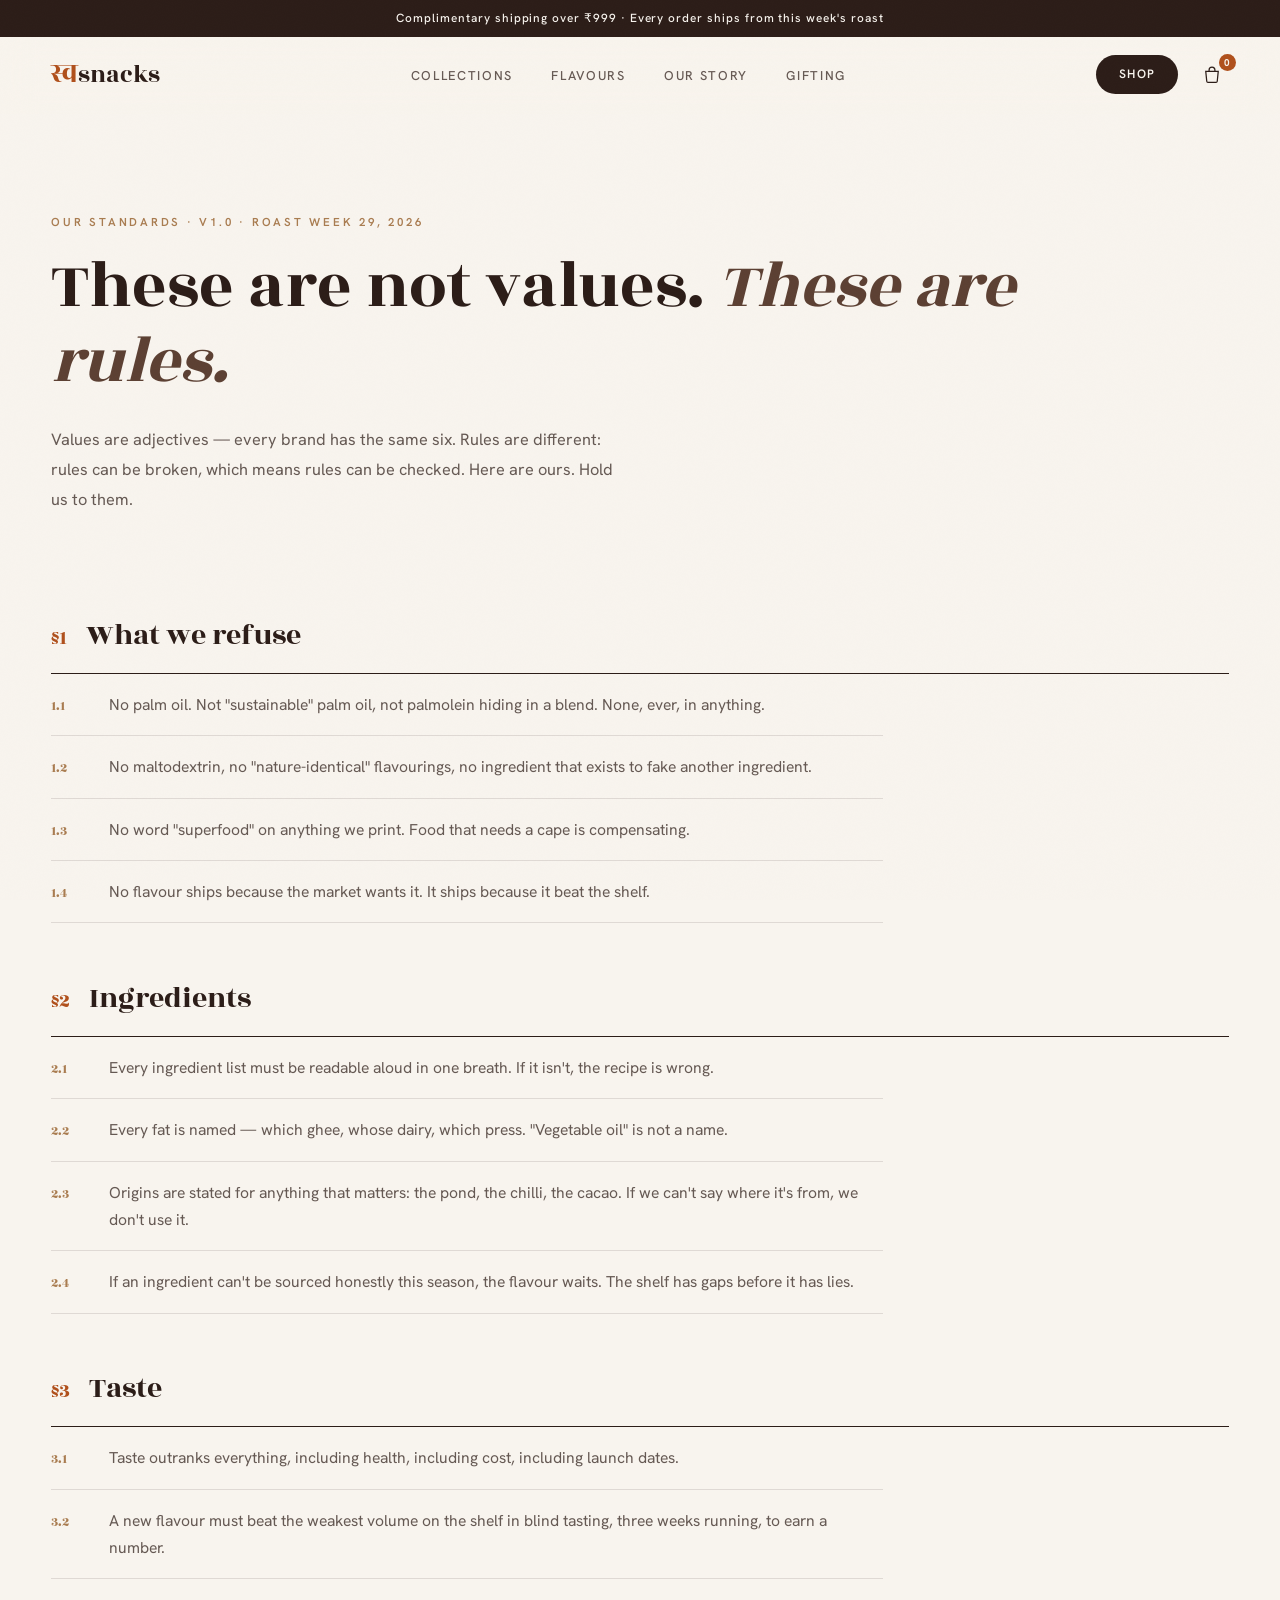
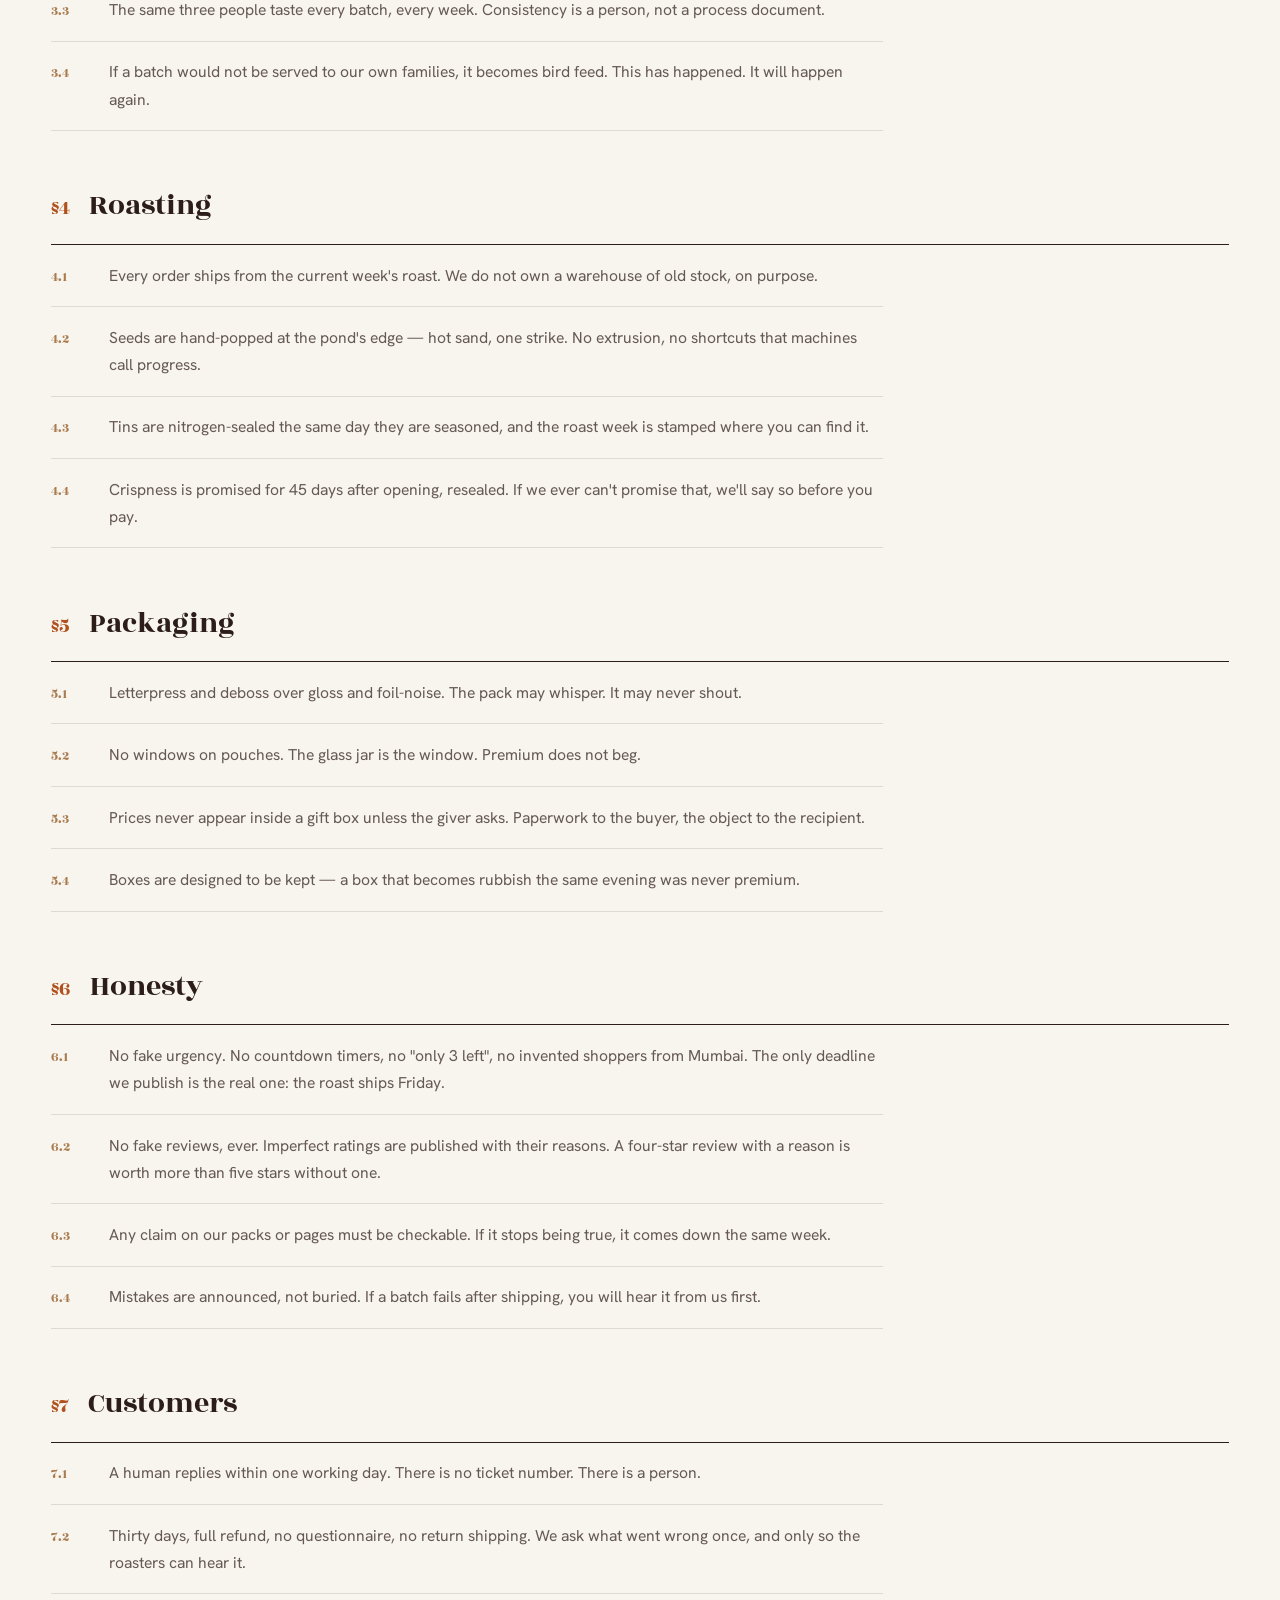
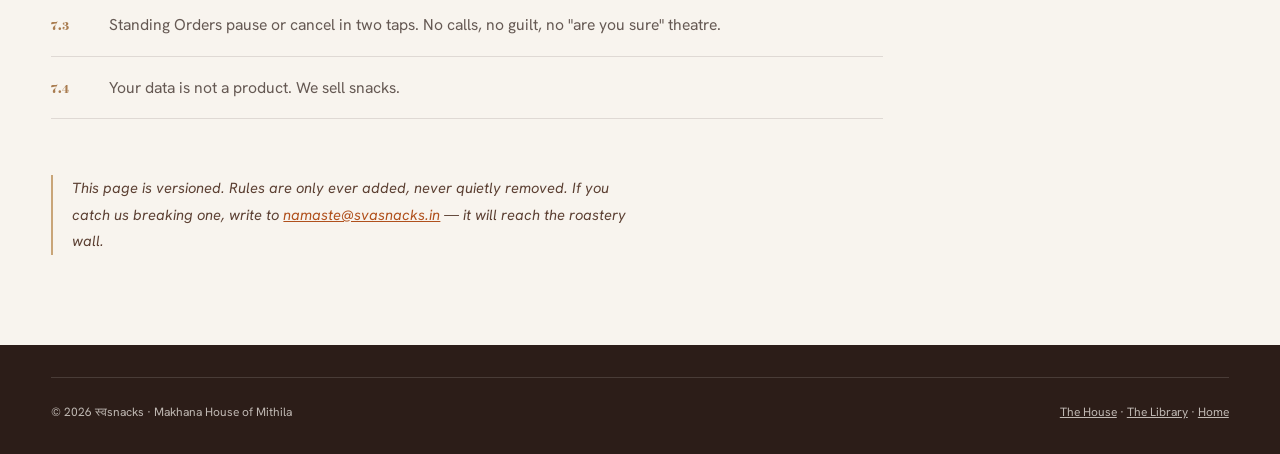
<file: standards.html>
<!DOCTYPE html>
<html lang="en">
<head>
<meta charset="UTF-8">
<meta name="viewport" content="width=device-width, initial-scale=1.0">
<title>Our Standards — स्वsnacks · The rulebook</title>
<meta name="description" content="Not values — rules. What we refuse, what we require, and what you should hold us to. The standards behind every tin of स्वsnacks makhana.">
<meta name="theme-color" content="#F8F4EE">
<link rel="preconnect" href="https://fonts.googleapis.com">
<link rel="preconnect" href="https://fonts.gstatic.com" crossorigin>
<link href="https://fonts.googleapis.com/css2?family=Rozha+One&family=Hanken+Grotesk:ital,wght@0,300;0,400;0,500;0,600;1,300;1,400&display=swap" rel="stylesheet">
<link rel="stylesheet" href="styles.css">
<link rel="stylesheet" href="editorial.css">
<link rel="canonical" href="https://svasnacks.in/standards.html">

<meta property="og:type" content="website">
<meta property="og:site_name" content="स्वsnacks">
<meta property="og:locale" content="en_IN">
<meta property="og:url" content="https://svasnacks.in/standards.html">
<meta property="og:title" content="Our Standards — स्वsnacks · The rulebook">
<meta property="og:description" content="Not values — rules. What we refuse, what we require, and what you should hold us to. The standards behind every tin of स्वsnacks makhana.">
<meta property="og:image" content="https://svasnacks.in/og/standards.jpg">
<meta property="og:image:width" content="1200">
<meta property="og:image:height" content="630">
<meta property="og:image:alt" content="स्वsnacks — SVA, Makhana House of Mithila">

<meta name="twitter:card" content="summary_large_image">
<meta name="twitter:title" content="Our Standards — स्वsnacks · The rulebook">
<meta name="twitter:description" content="Not values — rules. What we refuse, what we require, and what you should hold us to. The standards behind every tin of स्वsnacks makhana.">
<meta name="twitter:image" content="https://svasnacks.in/og/standards.jpg">

<link rel="icon" href="/favicon.ico" sizes="32x32">
<link rel="icon" href="/favicon.svg" type="image/svg+xml">
<link rel="apple-touch-icon" href="/apple-touch-icon.png">
<link rel="manifest" href="/site.webmanifest">
</head>
<body class="ed-body">

<div class="announce"><p>Complimentary shipping over ₹999 · Every order ships from this week's roast</p></div>

<header class="nav" id="nav">
  <nav class="nav__inner" aria-label="Primary">
    <a class="nav__brand" href="index.html" aria-label="स्वsnacks home">
      <span class="nav__brand-deva">स्व</span><span class="nav__brand-latin">snacks</span>
    </a>
    <ul class="nav__links">
      <li><a href="collection.html">Collections</a></li>
      <li><a href="index.html#flavors">Flavours</a></li>
      <li><a href="house-of-mithila.html">Our Story</a></li>
      <li><a href="gifting.html">Gifting</a></li>
    </ul>
    <div class="nav__actions">
      <a class="nav__cta" href="collection.html">Shop</a>
      <button class="nav__cart" id="cartBtn" aria-label="Open cart">
        <svg width="20" height="20" viewBox="0 0 24 24" fill="none" stroke="currentColor" stroke-width="1.5" aria-hidden="true">
          <path d="M4.5 7.5h15l-1.2 12a1.5 1.5 0 0 1-1.5 1.35H7.2a1.5 1.5 0 0 1-1.5-1.35L4.5 7.5Z"/>
          <path d="M8.5 7.5V6a3.5 3.5 0 0 1 7 0v1.5"/>
        </svg>
        <span class="nav__cart-count" id="cartCount">0</span>
      </button>
    </div>
  </nav>
</header>

<main class="ed">

  <section class="rb-open">
    <div class="container">
      <p class="eyebrow eyebrow--copper reveal">Our standards · v1.0 · Roast Week 29, 2026</p>
      <h1 class="rb__title reveal d-1">These are not values. <em>These are rules.</em></h1>
      <p class="rb__sub reveal d-2">Values are adjectives — every brand has the same six. Rules are different: rules can be broken, which means rules can be checked. Here are ours. Hold us to them.</p>
    </div>
  </section>

  <section class="rulebook">
    <div class="container">

      <div class="rsec reveal">
        <div class="rsec__head"><span>§1</span><h2>What we refuse</h2></div>
        <ol class="rules">
          <li><b>1.1</b>No palm oil. Not "sustainable" palm oil, not palmolein hiding in a blend. None, ever, in anything.</li>
          <li><b>1.2</b>No maltodextrin, no "nature-identical" flavourings, no ingredient that exists to fake another ingredient.</li>
          <li><b>1.3</b>No word "superfood" on anything we print. Food that needs a cape is compensating.</li>
          <li><b>1.4</b>No flavour ships because the market wants it. It ships because it beat the shelf.</li>
        </ol>
      </div>

      <div class="rsec reveal">
        <div class="rsec__head"><span>§2</span><h2>Ingredients</h2></div>
        <ol class="rules">
          <li><b>2.1</b>Every ingredient list must be readable aloud in one breath. If it isn't, the recipe is wrong.</li>
          <li><b>2.2</b>Every fat is named — which ghee, whose dairy, which press. "Vegetable oil" is not a name.</li>
          <li><b>2.3</b>Origins are stated for anything that matters: the pond, the chilli, the cacao. If we can't say where it's from, we don't use it.</li>
          <li><b>2.4</b>If an ingredient can't be sourced honestly this season, the flavour waits. The shelf has gaps before it has lies.</li>
        </ol>
      </div>

      <div class="rsec reveal">
        <div class="rsec__head"><span>§3</span><h2>Taste</h2></div>
        <ol class="rules">
          <li><b>3.1</b>Taste outranks everything, including health, including cost, including launch dates.</li>
          <li><b>3.2</b>A new flavour must beat the weakest volume on the shelf in blind tasting, three weeks running, to earn a number.</li>
          <li><b>3.3</b>The same three people taste every batch, every week. Consistency is a person, not a process document.</li>
          <li><b>3.4</b>If a batch would not be served to our own families, it becomes bird feed. This has happened. It will happen again.</li>
        </ol>
      </div>

      <div class="rsec reveal">
        <div class="rsec__head"><span>§4</span><h2>Roasting</h2></div>
        <ol class="rules">
          <li><b>4.1</b>Every order ships from the current week's roast. We do not own a warehouse of old stock, on purpose.</li>
          <li><b>4.2</b>Seeds are hand-popped at the pond's edge — hot sand, one strike. No extrusion, no shortcuts that machines call progress.</li>
          <li><b>4.3</b>Tins are nitrogen-sealed the same day they are seasoned, and the roast week is stamped where you can find it.</li>
          <li><b>4.4</b>Crispness is promised for 45 days after opening, resealed. If we ever can't promise that, we'll say so before you pay.</li>
        </ol>
      </div>

      <div class="rsec reveal">
        <div class="rsec__head"><span>§5</span><h2>Packaging</h2></div>
        <ol class="rules">
          <li><b>5.1</b>Letterpress and deboss over gloss and foil-noise. The pack may whisper. It may never shout.</li>
          <li><b>5.2</b>No windows on pouches. The glass jar is the window. Premium does not beg.</li>
          <li><b>5.3</b>Prices never appear inside a gift box unless the giver asks. Paperwork to the buyer, the object to the recipient.</li>
          <li><b>5.4</b>Boxes are designed to be kept — a box that becomes rubbish the same evening was never premium.</li>
        </ol>
      </div>

      <div class="rsec reveal">
        <div class="rsec__head"><span>§6</span><h2>Honesty</h2></div>
        <ol class="rules">
          <li><b>6.1</b>No fake urgency. No countdown timers, no "only 3 left", no invented shoppers from Mumbai. The only deadline we publish is the real one: the roast ships Friday.</li>
          <li><b>6.2</b>No fake reviews, ever. Imperfect ratings are published with their reasons. A four-star review with a reason is worth more than five stars without one.</li>
          <li><b>6.3</b>Any claim on our packs or pages must be checkable. If it stops being true, it comes down the same week.</li>
          <li><b>6.4</b>Mistakes are announced, not buried. If a batch fails after shipping, you will hear it from us first.</li>
        </ol>
      </div>

      <div class="rsec reveal">
        <div class="rsec__head"><span>§7</span><h2>Customers</h2></div>
        <ol class="rules">
          <li><b>7.1</b>A human replies within one working day. There is no ticket number. There is a person.</li>
          <li><b>7.2</b>Thirty days, full refund, no questionnaire, no return shipping. We ask what went wrong once, and only so the roasters can hear it.</li>
          <li><b>7.3</b>Standing Orders pause or cancel in two taps. No calls, no guilt, no "are you sure" theatre.</li>
          <li><b>7.4</b>Your data is not a product. We sell snacks.</li>
        </ol>
      </div>

      <p class="rb__close reveal">This page is versioned. Rules are only ever added, never quietly removed. If you catch us breaking one, write to <a href="mailto:namaste@svasnacks.in">namaste@svasnacks.in</a> — it will reach the roastery wall.</p>
    </div>
  </section>

</main>

<footer class="footer ed-footer">
  <div class="container">
    <div class="footer__base">
      <p>© 2026 स्वsnacks · Makhana House of Mithila</p>
      <p><a href="house-of-mithila.html">The House</a> · <a href="collection.html">The Library</a> · <a href="index.html">Home</a></p>
    </div>
  </div>
</footer>

<div class="cart-scrim" id="cartScrim"></div>
<aside class="cart" id="cart" aria-label="Shopping cart">
  <div class="cart__head"><h2>Your tins</h2><button class="cart__close" id="cartClose" aria-label="Close cart">✕</button></div>
  <div class="cart__body" id="cartBody"><p class="cart__empty">Your cart is empty — for now.</p></div>
  <div class="cart__foot">
    <div class="cart__ship" id="cartShip">Free shipping unlocks at ₹999</div>
    <div class="cart__total"><span>Subtotal</span><span id="cartTotal">₹0</span></div>
    <button class="btn btn--dark cart__checkout">Checkout →</button>
    <p class="cart__note">30-day taste guarantee · Ships from this week's roast</p>
  </div>
</aside>

<script src="editorial.js" defer></script>
<script src="mobile.js" defer></script>
</body>
</html>
</file>
<file: styles.css>
/* ═══════════════════════════════════════════════════════════════
   स्वsnacks — flagship design system
   Warm cream · soft white · cocoa · espresso · copper · sindoor
   Rozha One (display, bilingual) + Hanken Grotesk (text)
   8px grid · luxury movement · light-first
   ═══════════════════════════════════════════════════════════════ */

:root{
  --cream:     #F8F4EE;
  --white:     #FFFFFF;
  --cocoa:     #5C4033;
  --espresso:  #2C1D18;
  --beige:     #EFE7DA;
  --beige-2:   #E6DBC9;
  --copper:    #A97C50;
  --copper-2:  #C9A578;
  --sindoor:   #B0501C;

  --ink-70:    rgba(44,29,24,.72);
  --ink-50:    rgba(44,29,24,.55);
  --ink-12:    rgba(44,29,24,.12);
  --cream-70:  rgba(248,244,238,.72);
  --cream-14:  rgba(248,244,238,.14);

  --font-display: 'Rozha One', 'Georgia', serif;
  --font-body: 'Hanken Grotesk', 'Helvetica Neue', sans-serif;

  --w: min(1240px, 92vw);
  --r-s: 8px; --r-m: 16px; --r-l: 28px;
  --shadow-1: 0 1px 2px rgba(44,29,24,.05), 0 8px 24px rgba(44,29,24,.07);
  --shadow-2: 0 2px 4px rgba(44,29,24,.06), 0 24px 56px rgba(44,29,24,.14);
  --ease: cubic-bezier(.22,.9,.24,1);
  --ease-lux: cubic-bezier(.16,1,.3,1);
}

*{ margin:0; padding:0; box-sizing:border-box; }
/* scroll-behavior:smooth was removed, and deliberately.
   06-cut-list.md #13 cut Lenis because buffered input plus a long ease
   read as "responds late, then lurches" — the opposite of luxury. CSS
   smooth scrolling reintroduces exactly that defect for every anchor
   jump, and it fights ScrollTrigger's scrub: the browser animates the
   scroll position while the pinned story is re-measuring against it.
   Anchors now land instantly and exactly; scroll-margin-top below keeps
   the target clear of the sticky nav. */
html{ scroll-behavior:auto; }
body{
  font-family:var(--font-body); background:var(--cream); color:var(--espresso);
  font-size:16px; line-height:1.6; -webkit-font-smoothing:antialiased;
  overflow-x:hidden;
}
::selection{ background:var(--sindoor); color:var(--cream); }
img,svg{ display:block; max-width:100%; }
/* Images carry intrinsic width/height attributes so the browser can reserve
   space (CLS budget is 0). Component rules size them by width alone, so the
   height must stay auto or the attribute would drive layout. Any rule that
   sets an explicit height still overrides this. */
img{ height:auto; }
a{ color:inherit; }
button{ font-family:inherit; cursor:pointer; }
:focus-visible{ outline:2px solid var(--sindoor); outline-offset:3px; }

/* grain — barely-there paper */
body::after{
  content:""; position:fixed; inset:0; z-index:2000; pointer-events:none;
  background-image:url("data:image/svg+xml,%3Csvg xmlns='http://www.w3.org/2000/svg' width='240' height='240'%3E%3Cfilter id='n'%3E%3CfeTurbulence type='fractalNoise' baseFrequency='.9' numOctaves='2'/%3E%3C/filter%3E%3Crect width='100%25' height='100%25' filter='url(%23n)' opacity='.5'/%3E%3C/svg%3E");
  opacity:.03;
}

.container{ width:var(--w); margin-inline:auto; }
.deva{ font-family:var(--font-display); font-weight:400; }

/* ─── shared type ─── */
.eyebrow{
  font-size:.72rem; letter-spacing:.24em; text-transform:uppercase;
  font-weight:600; color:var(--copper);
}
.eyebrow--copper{ color:var(--copper); }
.section-title{
  font-family:var(--font-display); font-weight:400;
  font-size:clamp(2.2rem, 4.6vw, 3.6rem); line-height:1.1;
  color:var(--espresso); margin-top:.8rem;
}
.section-title em{ font-style:italic; color:var(--cocoa); }
.section-title--cream{ color:var(--cream); }
.section-title--cream em{ color:var(--copper-2); }
.section-head{
  display:flex; justify-content:space-between; align-items:flex-end; gap:2rem; flex-wrap:wrap;
}
.section-head--center{ flex-direction:column; justify-content:center; align-items:center; text-align:center; }
.section-note{ max-width:21rem; font-size:.9rem; color:var(--ink-50); padding-bottom:.4rem; }
.stars{ color:var(--copper); letter-spacing:.1em; }
.dot-div{ width:3px; height:3px; border-radius:50%; background:var(--ink-12); }
.link-arrow{
  display:inline-block; margin-top:1.2rem; font-weight:600; font-size:.9rem;
  text-decoration:none; border-bottom:1px solid var(--ink-12);
  padding-bottom:.2rem; transition:border-color .3s, transform .3s var(--ease);
}
.link-arrow:hover{ border-color:var(--espresso); transform:translateX(4px); }

/* ─── buttons ─── */
.btn{
  display:inline-block; padding:1.05rem 2.1rem; font-size:.8rem; font-weight:600;
  letter-spacing:.14em; text-transform:uppercase; text-decoration:none;
  border:0; border-radius:999px; transition:transform .35s var(--ease-lux), background .3s, box-shadow .35s var(--ease-lux);
}
.btn--dark{ background:var(--espresso); color:var(--cream); box-shadow:var(--shadow-1); }
.btn--dark:hover{ background:var(--cocoa); transform:translateY(-2px); box-shadow:var(--shadow-2); }
.btn--ghost{ background:transparent; color:var(--espresso); border:1px solid var(--ink-12); }
.btn--ghost:hover{ border-color:var(--espresso); transform:translateY(-2px); }
.btn--cream{ background:var(--cream); color:var(--espresso); }
.btn--cream:hover{ background:var(--white); transform:translateY(-2px); box-shadow:var(--shadow-2); }

/* ═══ ANNOUNCE + NAV ═══ */
.announce{
  background:var(--espresso); color:var(--cream); text-align:center;
  font-size:.74rem; letter-spacing:.08em; padding:.55rem 1rem; font-weight:500;
}
.nav{
  position:sticky; top:0; z-index:900;
  background:rgba(248,244,238,.72); backdrop-filter:blur(16px); -webkit-backdrop-filter:blur(16px);
  border-bottom:1px solid transparent; transition:border-color .3s, background .3s;
}
.nav.scrolled{ background:rgba(248,244,238,.92); border-bottom-color:var(--ink-12); }
.nav__inner{
  width:var(--w); margin-inline:auto; height:76px;
  display:flex; align-items:center; justify-content:space-between; gap:2rem;
}
.nav__brand{ text-decoration:none; font-size:1.55rem; line-height:1; display:flex; align-items:baseline; }
.nav__brand-deva{ font-family:var(--font-display); color:var(--sindoor); font-size:1.8rem; }
.nav__brand-latin{ font-family:var(--font-display); color:var(--espresso); }
.nav__links{ display:flex; gap:2.4rem; list-style:none; }
.nav__links a{
  text-decoration:none; font-size:.8rem; letter-spacing:.13em; text-transform:uppercase;
  color:var(--ink-70); font-weight:500; transition:color .25s;
}
.nav__links a:hover{ color:var(--espresso); }
.nav__actions{ display:flex; align-items:center; gap:1.1rem; }
.nav__cta{
  text-decoration:none; font-size:.76rem; letter-spacing:.13em; text-transform:uppercase;
  font-weight:600; color:var(--cream); background:var(--espresso); padding:.62rem 1.4rem;
  border-radius:999px; transition:background .25s, transform .3s var(--ease);
}
.nav__cta:hover{ background:var(--cocoa); transform:translateY(-1px); }
.nav__cart{ position:relative; background:none; border:0; color:var(--espresso); padding:.4rem; }
.nav__cart-count{
  position:absolute; top:-4px; right:-7px; background:var(--sindoor); color:var(--cream);
  font-size:.62rem; font-weight:700; min-width:17px; height:17px; border-radius:99px;
  display:grid; place-items:center; padding:0 4px; transition:transform .25s var(--ease);
}
.nav__cart-count.bump{ transform:scale(1.45); }

/* ═══ HERO ═══ */
.hero{
  position:relative; min-height:calc(100svh - 110px); display:grid; place-items:center;
  overflow:hidden; text-align:center;
}
.hero__canvas{ position:absolute; inset:0; width:100%; height:100%; }
.hero__inner{
  position:relative; z-index:2; width:var(--w); margin-inline:auto;
  padding:4.5rem 0 5.5rem; display:flex; flex-direction:column; align-items:center;
}
.hero__title{
  font-family:var(--font-display); font-weight:400;
  font-size:clamp(2.9rem, 6.4vw, 5.8rem); line-height:1.04;
  margin-top:1.4rem; color:var(--espresso);
}
.hero__line{ display:block; }
.hero__title em{ font-style:italic; color:var(--cocoa); }
.hero__sub{
  margin-top:1.6rem; max-width:34rem; font-size:1.08rem; font-weight:300;
  color:var(--ink-70); line-height:1.75;
}
.hero__actions{ display:flex; gap:1rem; margin-top:2.4rem; flex-wrap:wrap; justify-content:center; }
.hero__proof{
  display:flex; align-items:center; gap:.9rem; flex-wrap:wrap; justify-content:center;
  margin-top:2.2rem; font-size:.8rem; color:var(--ink-50); font-weight:500;
}
.hero__stamp{
  position:absolute; z-index:2; right:clamp(1rem, 6vw, 5rem); bottom:clamp(4.5rem, 10vh, 7rem);
  width:clamp(84px, 8vw, 116px);
}
.hero__stamp svg{ overflow:visible; }
.stamp__text{
  font-family:var(--font-body); font-size:10.5px; font-weight:600; letter-spacing:.22em;
  fill:var(--copper); transform-box:view-box; transform-origin:50% 50%;
  animation:spin 26s linear infinite;
}
.stamp__deva{ font-family:var(--font-display); font-size:36px; fill:var(--espresso); }
@keyframes spin{ to{ transform:rotate(360deg); } }
.hero__cue{
  position:absolute; z-index:2; left:50%; bottom:1.6rem; transform:translateX(-50%);
  width:26px; height:42px; border:1.5px solid var(--ink-12); border-radius:14px;
}
.hero__cue span{
  position:absolute; left:50%; top:8px; width:4px; height:8px; margin-left:-2px;
  border-radius:4px; background:var(--cocoa); animation:cue 2.2s var(--ease-lux) infinite;
}
@keyframes cue{ 0%{ transform:translateY(0); opacity:1; } 70%{ transform:translateY(14px); opacity:0; } 100%{ opacity:0; } }

/* hero choreography (JS adds .is-loaded on body) */
.hero-rise{ opacity:0; transform:translateY(28px); transition:opacity 1s var(--ease-lux), transform 1s var(--ease-lux); }
.is-loaded .hero-rise{ opacity:1; transform:none; }
.d-1{ transition-delay:.09s; } .d-2{ transition-delay:.18s; } .d-3{ transition-delay:.27s; }
.d-4{ transition-delay:.36s; } .d-5{ transition-delay:.45s; } .d-6{ transition-delay:.54s; }

/* ═══ TICKER ═══ */
.ticker{ background:var(--espresso); overflow:hidden; padding:.72rem 0; }
.ticker__track{ display:flex; width:max-content; animation:tick 30s linear infinite; }
.ticker__track span{
  white-space:nowrap; font-size:.72rem; letter-spacing:.22em; text-transform:uppercase;
  font-weight:600; color:var(--copper-2);
}
@keyframes tick{ to{ transform:translateX(-50%); } }

/* ═══ SCROLL STORY — full-bleed editorial chapters ═══ */
.story{ background:var(--espresso); color:var(--cream); }
.story__pin{
  position:relative; min-height:100svh; overflow:hidden;
  display:flex; align-items:center;
}
.story__figures{ position:absolute; inset:0; }
.story__fig{
  position:absolute; inset:0; width:100%; height:100%;
  opacity:0; transform:scale(.9);
  transition:opacity .7s var(--ease-lux), transform .7s var(--ease-lux);
}
.story__fig.is-active{ opacity:1; transform:none; }
.cmp-num{
  font-family:var(--font-display); font-size:520px; fill:#F8F4EE; opacity:.045;
}
.cmp-cap{
  font-family:var(--font-body); font-size:13px; letter-spacing:.3em;
  fill:var(--copper-2); opacity:.85; font-weight:600;
}
.story__overlay{
  position:relative; z-index:2; width:var(--w); margin-inline:auto;
  padding:5rem 0;
}
.story__eyebrow{ color:var(--copper-2); }
.story__words{ position:relative; min-height:13rem; max-width:34rem; margin-top:1.8rem; }
.story__word{
  position:absolute; inset:0; opacity:0; transform:translateY(18px);
  transition:opacity .6s var(--ease-lux), transform .6s var(--ease-lux);
}
.story__word.is-active{ opacity:1; transform:none; }
.story__word h2{
  font-family:var(--font-display); font-weight:400;
  font-size:clamp(2.6rem, 5.2vw, 4.4rem); line-height:1.08;
}
.story__word p{ margin-top:1rem; color:var(--cream-70); font-size:1.02rem; max-width:26rem; line-height:1.75; }
.story__meter{
  display:flex; align-items:center; gap:1rem; margin-top:2.6rem;
  font-size:.75rem; letter-spacing:.18em; color:var(--copper-2); font-weight:600;
}
.story__bar{ width:120px; height:1px; background:var(--cream-14); position:relative; overflow:hidden; border-radius:2px; }
.story__bar i{ position:absolute; inset:0; right:100%; background:var(--copper-2); transition:right .3s linear; }
/* scrub mode: JS owns every frame */
.story--scrub .story__fig, .story--scrub .story__word{
  transition:none; will-change:transform, opacity;
}
.story--scrub .story__bar i{ transition:none; }
/* no-GSAP / capture fallback: stacked chapter cards */
.story.no-pin .story__pin{ min-height:0; display:block; padding:4rem 0; }
.story.no-pin .story__figures{
  position:static; display:grid; grid-template-columns:repeat(2,1fr); gap:1rem;
  width:var(--w); margin-inline:auto;
}
.story.no-pin .story__fig{
  position:static; inset:auto; width:100%; height:250px;
  opacity:1; transform:none; border-radius:var(--r-m);
}
.story.no-pin .story__overlay{ padding:2.5rem 0 0; }
.story.no-pin .story__words{
  position:static; height:auto; min-height:0; max-width:none;
  display:grid; grid-template-columns:repeat(4,1fr); gap:2rem;
}
.story.no-pin .story__word{ position:static; opacity:1; transform:none; }
.story.no-pin .story__word h2{ font-size:1.5rem; }
.story.no-pin .story__meter{ display:none; }

/* ═══ WHY ═══ */
.why{ background:var(--cream); padding:clamp(6rem,12vh,9rem) 0; }
.why__grid{ display:grid; grid-template-columns:1.05fr .95fr; gap:clamp(2.5rem,5vw,5rem); align-items:center; }
.why__figure{ margin:0; }
.why__figure img{ width:100%; border-radius:var(--r-m); box-shadow:var(--shadow-2); }
.why__figure figcaption{ margin-top:.9rem; font-size:.78rem; letter-spacing:.14em; text-transform:uppercase; color:var(--ink-50); font-weight:600; }
@media (max-width: 900px){ .why__grid{ grid-template-columns:1fr; } .why__figure{ order:-1; } }
.why__editorial{ margin-top:2.5rem; max-width:56rem; }
.why__line{
  font-family:var(--font-display); font-weight:400;
  font-size:clamp(2.1rem, 5vw, 4.1rem); line-height:1.16; color:var(--espresso);
}
.why__line em{ font-style:italic; color:var(--cocoa); }
.why__line + .why__line{ margin-top:.6rem; }
.why__line .w{ display:inline-block; opacity:.14; transform:translateY(.18em); transition:opacity .6s var(--ease-lux), transform .6s var(--ease-lux); }
.why__line .w.on{ opacity:1; transform:none; }
.why__footnote{
  margin-top:3rem; max-width:34rem; color:var(--ink-70); font-size:1rem; line-height:1.8;
}

/* ═══ COLLECTIONS ═══ */
.collections{ background:var(--white); padding:clamp(5.5rem,11vh,8.5rem) 0; }
.collections__grid{
  display:grid; grid-template-columns:repeat(3,1fr); gap:1.5rem; margin-top:3.5rem;
}
.colcard{
  position:relative; display:flex; flex-direction:column; text-decoration:none;
  background:var(--cream); border-radius:var(--r-l); padding:2rem; min-height:340px;
  box-shadow:var(--shadow-1); overflow:hidden;
  transition:transform .5s var(--ease-lux), box-shadow .5s var(--ease-lux);
}
.colcard:hover{ transform:translateY(-8px); box-shadow:var(--shadow-2); }
.colcard--wide{ grid-column:span 3; flex-direction:row; align-items:center; gap:3rem; min-height:280px; background:var(--espresso); color:var(--cream); }
.colcard__art{ flex:1; display:grid; place-items:center; padding:1rem 0 1.5rem; position:relative; }
.colcard__art--tins{ display:flex; justify-content:center; align-items:flex-end; gap:0; min-height:230px; }
.mini-pouch{ width:120px; transition:transform .6s var(--ease-lux); filter:drop-shadow(0 14px 24px rgba(15,10,7,.4)); }
.mini-pouch.mp-1{ width:150px; transform:rotate(-8deg) translateX(10px); --pc:#B0501C; }
.mini-pouch.mp-2{ z-index:2; width:132px; --pc:#E8DCC8; }
.mini-pouch.mp-3{ width:112px; transform:rotate(8deg) translateX(-8px); --pc:#2E2A26; }
.colcard--wide:hover .mp-1{ transform:rotate(-11deg) translateX(12px) translateY(-4px); }
.colcard--wide:hover .mp-3{ transform:rotate(11deg) translateX(-12px) translateY(-4px); }
.colcard--wide:hover .mp-2{ transform:translateY(-6px); }
.colcard__jar, .colcard__gift{ width:min(170px, 60%); transition:transform .6s var(--ease-lux); }
.colcard__jar{ filter:drop-shadow(0 12px 20px rgba(44,29,24,.18)); }
.colcard__gift--photo{ width:min(300px, 88%); border-radius:var(--r-s); box-shadow:var(--shadow-1); }
.colcard__soon-photo{ width:min(300px, 88%); border-radius:var(--r-s); box-shadow:var(--shadow-1); margin-inline:auto; transition:transform .6s var(--ease-lux); }
.colcard--soon:hover .colcard__soon-photo{ transform:translateY(-6px); }
.colcard:hover .colcard__jar{ transform:translateY(-6px) rotate(-2deg); }
.colcard:hover .colcard__gift{ transform:translateY(-6px) rotate(2deg); }
.colcard__meta h3{ font-family:var(--font-display); font-weight:400; font-size:1.45rem; line-height:1.2; }
.colcard--wide .colcard__meta{ flex:1; }
.colcard--wide .colcard__meta h3{ font-size:clamp(1.6rem,2.6vw,2.2rem); }
.colcard__meta p{ margin-top:.5rem; font-size:.92rem; color:var(--ink-50); }
.colcard--wide .colcard__meta p{ color:var(--cream-70); }
.colcard__cta{
  display:inline-block; margin-top:1.1rem; font-size:.8rem; font-weight:700;
  letter-spacing:.1em; text-transform:uppercase; color:var(--sindoor);
  transition:transform .35s var(--ease);
}
.colcard--wide .colcard__cta{ color:var(--copper-2); }
.colcard:hover .colcard__cta{ transform:translateX(5px); }
.colcard--soon{ background:var(--beige); justify-content:center; min-height:280px; gap:1.2rem; }
.colcard__badge{
  display:inline-block; margin-top:1.1rem; align-self:flex-start; font-size:.68rem; font-weight:700;
  letter-spacing:.16em; text-transform:uppercase; color:var(--cocoa);
  border:1px solid var(--ink-12); border-radius:999px; padding:.4rem .9rem;
}

/* ═══ FLAVORS ═══ */
.flavors{ background:var(--cream); padding:clamp(5.5rem,11vh,8.5rem) 0; }
.roast-line{
  display:flex; align-items:center; gap:.55rem; margin-top:.7rem;
  font-size:.72rem; letter-spacing:.14em; text-transform:uppercase; font-weight:700; color:var(--sindoor);
}
.pulse{ width:8px; height:8px; border-radius:50%; background:var(--sindoor); position:relative; flex:none; }
.pulse::after{
  content:""; position:absolute; inset:-4px; border-radius:50%;
  border:1px solid var(--sindoor); animation:pulse 2s ease-out infinite;
}
@keyframes pulse{ 0%{ transform:scale(.5); opacity:1; } 100%{ transform:scale(1.5); opacity:0; } }
.flavors__grid{ display:grid; grid-template-columns:repeat(3,1fr); gap:1.5rem; margin-top:3.5rem; }
.fcard{
  position:relative; background:var(--white); border-radius:var(--r-m); padding:1.6rem;
  box-shadow:var(--shadow-1); display:flex; flex-direction:column;
  transition:transform .5s var(--ease-lux), box-shadow .5s var(--ease-lux);
  will-change:transform;
}
.fcard:hover{ box-shadow:var(--shadow-2); }
.fcard__tag{
  position:absolute; top:1.1rem; left:1.1rem; z-index:3;
  background:var(--sindoor); color:var(--cream); font-size:.6rem; font-weight:700;
  letter-spacing:.16em; text-transform:uppercase; padding:.34rem .7rem; border-radius:999px;
}
.fcard__tag--dark{ background:var(--espresso); }
.fcard__visual{
  position:relative; display:grid; place-items:center; padding:1.8rem 0 1.2rem;
  border-radius:var(--r-s);
  background:radial-gradient(closest-side, color-mix(in srgb, var(--fc) 16%, transparent), transparent 78%);
}
.fcard__visual .pouch{ width:58%; }
.fcard__visual .pouch--photo{ width:56%; filter:drop-shadow(0 14px 22px rgba(15,10,7,.28)); }
.fcard__visual--scene{ padding:0; overflow:hidden; background:none; }
.fcard__visual .pouch--scene{ width:100%; aspect-ratio:1/1; object-fit:cover; border-radius:var(--r-s); }
.fcard__spark{ position:absolute; inset:0; pointer-events:none; z-index:2; }
.fcard__spark i{
  position:absolute; width:6px; height:6px; border-radius:50%;
  background:var(--fc); opacity:0; transition:opacity .4s;
}
.fcard__spark i:nth-child(1){ left:14%; top:22%; animation:drift 5s ease-in-out infinite; }
.fcard__spark i:nth-child(2){ right:16%; top:30%; animation:drift 6s ease-in-out 1s infinite; }
.fcard__spark i:nth-child(3){ left:22%; bottom:38%; animation:drift 7s ease-in-out .5s infinite; width:4px; height:4px; }
.fcard__spark i:nth-child(4){ right:24%; bottom:32%; animation:drift 5.5s ease-in-out 1.5s infinite; width:4px; height:4px; }
.fcard:hover .fcard__spark i, .fcard:focus-within .fcard__spark i{ opacity:.85; }
@keyframes drift{ 0%,100%{ transform:translateY(0); } 50%{ transform:translateY(-14px); } }
.fcard__index{
  margin-top:.9rem; font-size:.66rem; letter-spacing:.2em; text-transform:uppercase;
  color:var(--copper); font-weight:700;
}
.fcard h3{ font-family:var(--font-display); font-weight:400; font-size:1.3rem; margin-top:.35rem; }
.fcard__mood{ margin-top:.45rem; font-size:.88rem; color:var(--ink-50); font-style:italic; flex:1; }
.fcard__rating{ margin-top:.7rem; font-size:.78rem; color:var(--sindoor); letter-spacing:.06em; }
.fcard__rating span{ color:var(--ink-50); letter-spacing:0; }
.fcard__row{ display:flex; justify-content:space-between; align-items:center; margin-top:1rem; }
.fcard__price{ font-weight:600; font-size:1.05rem; }
.btn-add{
  background:none; border:1px solid var(--espresso); color:var(--espresso); border-radius:999px;
  font-size:.68rem; font-weight:700; letter-spacing:.12em; text-transform:uppercase;
  padding:.62rem 1.1rem; transition:all .3s var(--ease); white-space:nowrap;
}
.btn-add:hover{ background:var(--espresso); color:var(--cream); }
.btn-add.added{ background:var(--sindoor); border-color:var(--sindoor); color:var(--cream); }

.tasting{
  margin-top:1.5rem; background:var(--espresso); color:var(--cream); border-radius:var(--r-l);
  display:flex; justify-content:space-between; align-items:center; gap:2rem; flex-wrap:wrap;
  padding:2.4rem 2.8rem; box-shadow:var(--shadow-2);
}
.tasting h3{ font-family:var(--font-display); font-weight:400; font-size:clamp(1.5rem,2.6vw,2rem); margin-top:.5rem; }
.tasting p{ color:var(--cream-70); margin-top:.4rem; font-size:.92rem; }
.tasting__buy{ display:flex; align-items:center; gap:1.6rem; flex-wrap:wrap; }
.tasting__price{ font-size:1.3rem; font-weight:600; color:var(--cream); }
.tasting__price s{ color:var(--cream-70); font-weight:400; font-size:1rem; margin-right:.5rem; }
.tasting .btn-add{
  background:var(--sindoor); border:0; color:var(--cream); padding:1.05rem 2.1rem; font-size:.8rem;
}
.tasting .btn-add:hover{ background:#9A4517; }

/* ═══ PACKAGING ═══ */
.packaging{ background:var(--espresso); padding:clamp(5.5rem,11vh,8.5rem) 0; }
.packaging .eyebrow{ color:var(--copper-2); }
.packaging__grid{ display:grid; grid-template-columns:repeat(3,1fr); gap:1.5rem; margin-top:3.5rem; }
.vessel{
  background:rgba(248,244,238,.05); border:1px solid var(--cream-14); border-radius:var(--r-l);
  padding:2rem 2rem 2.2rem; text-align:center;
  transition:transform .5s var(--ease-lux), background .5s;
  will-change:transform;
}
.vessel:hover{ background:rgba(248,244,238,.08); }
.vessel__stage{
  display:grid; place-items:center; padding:1.5rem 0;
  background:radial-gradient(closest-side, rgba(201,165,120,.14), transparent 75%);
}
.vessel__svg{ width:min(180px, 62%); transition:transform .6s var(--ease-lux); }
.vessel__photo{ width:min(230px, 78%); filter:drop-shadow(0 16px 26px rgba(15,10,7,.35)); }
.vessel:hover .vessel__svg{ transform:translateY(-8px); }
.vessel h3{ font-family:var(--font-display); font-weight:400; font-size:1.35rem; color:var(--cream); margin-top:1rem; }
.vessel p{ margin-top:.5rem; font-size:.88rem; color:var(--cream-70); line-height:1.7; }

/* ═══ GIFTING ═══ */
.gifting{ background:var(--beige); padding:clamp(5.5rem,11vh,8.5rem) 0; }
.gifting__inner{ display:grid; grid-template-columns:1.05fr .95fr; gap:4rem; align-items:center; }
.gifting__sub{ margin-top:1.3rem; color:var(--ink-70); font-size:1rem; line-height:1.8; max-width:34rem; }
.gifting__list{ list-style:none; margin-top:1.8rem; }
.gifting__list li{
  padding:1rem 0; border-top:1px solid var(--ink-12); font-size:.94rem; color:var(--ink-70); max-width:34rem;
}
.gifting__list strong{ color:var(--espresso); }
.gifting .btn{ margin-top:2rem; }
.gifting__visual{ display:grid; place-items:center; }
.giftbox--photo{ margin:0; width:100%; transition:transform .8s var(--ease-lux); }
.giftbox--photo img{ width:100%; border-radius:var(--r-m); box-shadow:var(--shadow-2); }
.giftbox--photo.open{ transform:translateY(-6px); }
.giftbox{ position:relative; width:min(420px, 96%); }
.giftbox__lid{
  position:relative; z-index:2; margin-bottom:-14px;
  transition:transform 1.1s var(--ease-lux);
}
.giftbox.open .giftbox__lid{ transform:translateY(-46px) rotate(-7deg); }
.giftbox__base{ position:relative; }

/* ═══ SOCIAL ═══ */
.social{ background:var(--cream); padding:clamp(5.5rem,11vh,8.5rem) 0; }
.social__grid{ display:grid; grid-template-columns:repeat(3,1fr); gap:1.5rem; margin-top:3.5rem; }
.vcard{
  position:relative; border-radius:var(--r-m); overflow:hidden; min-height:340px;
  background:linear-gradient(160deg, var(--vc), color-mix(in srgb, var(--vc) 55%, #100a08));
  color:var(--cream); padding:2rem; display:flex; flex-direction:column; justify-content:flex-end; gap:1rem;
  box-shadow:var(--shadow-1); transition:transform .5s var(--ease-lux), box-shadow .5s var(--ease-lux);
}
.vcard:hover{ transform:translateY(-6px); box-shadow:var(--shadow-2); }
.vcard__play{
  position:absolute; top:1.6rem; left:1.6rem; width:52px; height:52px; border-radius:50%;
  background:rgba(248,244,238,.14); border:1px solid rgba(248,244,238,.4);
  backdrop-filter:blur(6px); display:grid; place-items:center;
  transition:transform .4s var(--ease-lux), background .3s;
}
.vcard__play span{
  width:0; height:0; border-left:12px solid var(--cream);
  border-top:8px solid transparent; border-bottom:8px solid transparent; margin-left:3px;
}
.vcard:hover .vcard__play{ transform:scale(1.1); background:rgba(248,244,238,.22); }
.vcard blockquote{ font-family:var(--font-display); font-weight:400; font-size:1.12rem; line-height:1.5; }
.vcard figcaption{ font-size:.72rem; letter-spacing:.16em; text-transform:uppercase; font-weight:600; color:rgba(248,244,238,.75); }
.trustbar{
  margin-top:3rem; display:flex; justify-content:center; gap:1rem 3rem; flex-wrap:wrap;
  padding:1.4rem; border-block:1px solid var(--ink-12);
  font-size:.76rem; letter-spacing:.14em; text-transform:uppercase; font-weight:600; color:var(--ink-50);
}

/* ═══ SUBSCRIBE ═══ */
.subscribe{ background:var(--cocoa); padding:clamp(4.5rem,9vh,7rem) 0; }
.subscribe__inner{ display:flex; justify-content:space-between; align-items:center; gap:2.5rem; flex-wrap:wrap; }
.subscribe .eyebrow{ color:var(--copper-2); }
.subscribe__sub{ margin-top:1.1rem; color:rgba(248,244,238,.8); max-width:34rem; font-size:1rem; line-height:1.75; }

/* ═══ FAQ ═══ */
.faq{ background:var(--cream); padding:clamp(5.5rem,11vh,8.5rem) 0; }
.faq__inner{ display:grid; grid-template-columns:.8fr 1.2fr; gap:4rem; align-items:start; }
.faq__head{ position:sticky; top:120px; }
.faq__note{ margin-top:1.2rem; font-size:.9rem; color:var(--ink-50); max-width:22rem; }
.faq__note a{ color:var(--sindoor); }
.faq__item{ border-top:1px solid var(--ink-12); }
.faq__item:last-child{ border-bottom:1px solid var(--ink-12); }
.faq__item summary{
  list-style:none; cursor:pointer; padding:1.4rem 2.5rem 1.4rem 0; position:relative;
  font-weight:600; font-size:1rem;
}
.faq__item summary::-webkit-details-marker{ display:none; }
.faq__item summary::after{
  content:"+"; position:absolute; right:.2rem; top:50%; transform:translateY(-50%);
  font-family:var(--font-display); font-size:1.5rem; color:var(--sindoor);
  transition:transform .3s var(--ease);
}
.faq__item[open] summary::after{ transform:translateY(-50%) rotate(45deg); }
.faq__item p{ padding:0 3rem 1.5rem 0; color:var(--ink-70); font-size:.94rem; line-height:1.75; }

/* ═══ FOOTER ═══ */
.footer{ background:var(--espresso); color:var(--cream); padding:clamp(4rem,8vh,6rem) 0 2rem; overflow:hidden; }
.footer__top{
  display:grid; grid-template-columns:1.1fr 1fr; gap:4rem; align-items:start;
  padding-bottom:4rem; border-bottom:1px solid var(--cream-14);
}
.footer__news h2{ font-family:var(--font-display); font-weight:400; font-size:clamp(1.7rem,3vw,2.3rem); line-height:1.2; }
.footer__news > p{ margin-top:.9rem; color:var(--cream-70); font-size:.94rem; max-width:30rem; }
.footer__form{ display:flex; gap:.7rem; margin-top:1.6rem; max-width:30rem; }
.footer__form input{
  flex:1; background:transparent; border:1px solid rgba(248,244,238,.3); color:var(--cream);
  padding:1rem 1.3rem; border-radius:999px; font-family:inherit; font-size:.92rem;
}
.footer__form input::placeholder{ color:var(--cream-70); }
.footer__form input:focus{ outline:none; border-color:var(--cream); }
.footer__form-done{ display:none; margin-top:1.2rem; color:var(--copper-2); font-size:.95rem; }
.footer__cols{ display:grid; grid-template-columns:repeat(3,1fr); gap:2rem; }
.footer__col-title{
  font-size:.7rem; letter-spacing:.2em; text-transform:uppercase; color:var(--copper-2);
  font-weight:600; margin-bottom:1.1rem;
}
.footer__cols a{
  display:block; text-decoration:none; color:var(--cream-70); font-size:.9rem; padding:.3rem 0;
  transition:color .25s;
}
.footer__cols a:hover{ color:var(--cream); }
.footer__mark{
  font-family:var(--font-display); text-align:center; line-height:1;
  font-size:clamp(4.5rem, 14vw, 12.5rem); color:var(--cream); padding:4.5rem 0 3.5rem;
}
.footer__mark .deva{ color:var(--sindoor); }
.footer__base{
  display:flex; justify-content:space-between; gap:1rem; flex-wrap:wrap;
  font-size:.75rem; color:var(--cream-70); border-top:1px solid var(--cream-14); padding-top:1.6rem;
}

/* ═══ CART ═══ */
.cart-scrim{
  position:fixed; inset:0; background:rgba(44,29,24,.45); z-index:950;
  opacity:0; pointer-events:none; transition:opacity .4s;
}
.cart-scrim.open{ opacity:1; pointer-events:auto; }
.cart{
  position:fixed; top:0; right:0; bottom:0; width:min(430px, 100vw); z-index:960;
  background:var(--cream); color:var(--espresso);
  transform:translateX(103%); transition:transform .55s var(--ease-lux), visibility 0s .55s;
  display:flex; flex-direction:column; visibility:hidden;
}
.cart.open{ transform:translateX(0); visibility:visible; transition:transform .55s var(--ease-lux); }
.cart__head{
  display:flex; justify-content:space-between; align-items:center;
  padding:1.4rem 1.6rem; border-bottom:1px solid var(--ink-12);
}
.cart__head h2{ font-family:var(--font-display); font-weight:400; font-size:1.5rem; }
.cart__close{ background:none; border:0; font-size:1.1rem; color:var(--espresso); padding:.4rem; }
.cart__body{ flex:1; overflow-y:auto; padding:1.2rem 1.6rem; }
.cart__empty{ color:var(--ink-50); padding:2rem 0; text-align:center; }
.cart-item{ display:flex; align-items:center; gap:1rem; padding:1rem 0; border-bottom:1px solid var(--ink-12); }
.cart-item__dot{ width:38px; height:48px; flex:none; border-radius:6px; }
.cart-item__meta{ flex:1; }
.cart-item__name{ font-weight:600; font-size:.92rem; }
.cart-item__price{ color:var(--ink-50); font-size:.82rem; margin-top:.15rem; }
.cart-item__qty{ display:flex; align-items:center; gap:.6rem; }
.cart-item__qty button{
  width:26px; height:26px; border:1px solid var(--ink-12); border-radius:50%;
  background:none; color:var(--espresso); font-size:.9rem; line-height:1;
}
.cart-item__qty button:hover{ background:var(--espresso); color:var(--cream); }
.cart__foot{ padding:1.2rem 1.6rem 1.6rem; border-top:1px solid var(--ink-12); }
.cart__ship{
  font-size:.78rem; color:var(--ink-50); margin-bottom:.9rem; padding:.6rem .9rem;
  background:var(--beige); border-radius:var(--r-s); border:1px dashed var(--ink-12);
}
.cart__ship.free{ color:var(--sindoor); border-color:var(--sindoor); font-weight:600; }
.cart__total{ display:flex; justify-content:space-between; font-weight:600; font-size:1.05rem; margin-bottom:1rem; }
.cart__checkout{ width:100%; }
.cart__note{ text-align:center; font-size:.74rem; color:var(--ink-50); margin-top:.9rem; }

/* ═══ TOAST ═══ */
.toast{
  position:fixed; left:50%; bottom:2rem; transform:translate(-50%, 20px); z-index:1000;
  background:var(--espresso); color:var(--cream); border-radius:999px;
  font-size:.85rem; padding:.85rem 1.5rem; opacity:0; pointer-events:none;
  transition:opacity .35s, transform .35s var(--ease-lux); box-shadow:var(--shadow-2);
}
.toast.show{ opacity:1; transform:translate(-50%, 0); }

/* ═══ PACK SVG TYPE — locked Library system ═══ */
.pc-seal{ font-family:var(--font-display); font-size:13px; fill:#C9A578; }
.pc-cat{ font-family:var(--font-display); font-size:19px; fill:#2C1D18; letter-spacing:.4px; }
.pc-flav{ font-family:var(--font-display); font-size:11px; fill:#5C4033; }
.pc-grade{ font-family:var(--font-body); font-size:5.6px; letter-spacing:1.6px; fill:#2C1D18; opacity:.55; font-weight:600; }
.pc-stamp{ font-family:var(--font-body); font-size:6.5px; letter-spacing:1px; fill:#B0501C; font-weight:700; }
.pc-vol{ font-family:var(--font-display); font-size:15px; fill:var(--ft, #2C1D18); }
.pc-wt{ font-family:var(--font-body); font-size:7.5px; letter-spacing:1.4px; font-weight:700; fill:var(--ft, #2C1D18); }
.pc-edge{ font-family:var(--font-body); font-size:8px; letter-spacing:2px; fill:#C9A578; font-weight:600; }
.pc-band{ fill:var(--fc, #E8DCC8); }
.pm-band{ fill:var(--pc, #E8DCC8); }
.pack-deva{ font-family:var(--font-display); font-size:38px; fill:#2C1D18; }
.pack-deva--sm{ font-size:24px; }
.pack-word{ font-family:var(--font-body); font-size:10px; letter-spacing:.32em; fill:#2C1D18; opacity:.7; font-weight:600; }
.pack-micro{ font-family:var(--font-body); font-size:8.5px; letter-spacing:.26em; fill:#2C1D18; opacity:.55; font-weight:600; }
.pack-micro--copper{ fill:#C9A578; opacity:.9; }

/* ═══ REVEALS (IO fallback + GSAP hook) ═══ */
.reveal{ opacity:0; transform:translateY(28px); transition:opacity .9s var(--ease-lux), transform .9s var(--ease-lux); }
.reveal.in{ opacity:1; transform:none; }
.reveal.d-1{ transition-delay:.08s; } .reveal.d-2{ transition-delay:.16s; }
.reveal.d-3{ transition-delay:.24s; } .reveal.d-4{ transition-delay:.32s; } .reveal.d-5{ transition-delay:.4s; }

@media (prefers-reduced-motion: reduce){
  *, *::before, *::after{ animation:none !important; transition:none !important; }
  .reveal, .hero-rise, .why__line .w{ opacity:1 !important; transform:none !important; }
  html{ scroll-behavior:auto; }
}

/* ═══ RESPONSIVE ═══ */
@media (max-width: 1020px){
  .nav__links{ display:none; }
  .collections__grid{ grid-template-columns:repeat(2,1fr); }
  .colcard--wide{ grid-column:span 2; flex-direction:column; align-items:stretch; }
  .flavors__grid{ grid-template-columns:repeat(2,1fr); }
  .packaging__grid{ grid-template-columns:1fr; max-width:480px; margin-inline:auto; }
  .gifting__inner{ grid-template-columns:1fr; gap:3rem; }
  .social__grid{ grid-template-columns:1fr; max-width:520px; margin-inline:auto; }
  .faq__inner{ grid-template-columns:1fr; gap:2.5rem; }
  .faq__head{ position:static; }
  .footer__top{ grid-template-columns:1fr; gap:3rem; }
  .story.no-pin .story__figures, .story.no-pin .story__words{ grid-template-columns:repeat(2,1fr); }
}
@media (max-width: 700px){
  .collections__grid{ grid-template-columns:1fr; }
  .colcard--wide{ grid-column:span 1; }
  .flavors__grid{ grid-template-columns:1fr; }
  .hero__stamp{ display:none; }
  .tasting{ flex-direction:column; align-items:flex-start; padding:2rem; }
  .subscribe__inner{ flex-direction:column; align-items:flex-start; }
  .story.no-pin .story__figures, .story.no-pin .story__words{ grid-template-columns:1fr; }
}

/* capture mode — everything visible, no transitions (screenshot rigs) */
.capture .hero-rise{ opacity:1 !important; transform:none !important; transition:none !important; }
.capture .reveal{ opacity:1 !important; transform:none !important; transition:none !important; }

/* ═══ FINAL REVIEW ADDITIONS ═══ */
/* the root of the name — restored to the homepage */
.rootline{ margin-top:4rem; padding-top:2.5rem; border-top:1px solid var(--ink-12); }
.rootline__intro{ font-size:.9rem; color:var(--ink-50); max-width:34rem; }
.rootline__intro .deva{ color:var(--sindoor); }
.rootline__words{ display:flex; gap:2rem 3.5rem; flex-wrap:wrap; margin-top:1.4rem; }
.rootline__words span{
  font-family:var(--font-display); font-size:clamp(1.5rem, 2.6vw, 2.1rem);
  color:var(--espresso); line-height:1.2;
}
.rootline__words .deva{ color:var(--sindoor); font-style:normal; }
.rootline__words i{
  font-family:var(--font-body); font-style:italic; font-weight:300;
  font-size:.95rem; color:var(--ink-50); letter-spacing:.02em;
}
.footer__descriptor{
  text-align:center; font-size:.72rem; letter-spacing:.34em; text-transform:uppercase;
  color:var(--copper-2); font-weight:600; margin-top:-2.2rem; padding-bottom:3rem;
}
.packaging__note{ margin-top:2.5rem; text-align:center; font-size:.9rem; color:var(--cream-70); }
.packaging__note a{ color:var(--copper-2); }

/* scrub mode: JS owns every frame — CSS transitions must not fight it */
.story--scrub .story__fig, .story--scrub .story__word{
  transition:none; will-change:transform, opacity;
}
.story--scrub .story__bar i{ transition:none; }

/* ═══ AUDIT FIXES ═══ */
/* touch targets: 44px-adjacent, not 26px */
.cart-item__qty button{ width:32px; height:32px; }
/* mobile nav: links become a slim scrollable second row — never stranded */
@media (max-width: 1020px){
  .nav__inner{ flex-wrap:wrap; height:auto; padding:.7rem 0 0; row-gap:.2rem; }
  .nav__links{
    display:flex; order:3; width:100%; overflow-x:auto; gap:1.7rem;
    padding:.35rem .1rem .75rem; scrollbar-width:none;
  }
  .nav__links::-webkit-scrollbar{ display:none; }
  .nav__links a{ white-space:nowrap; font-size:.72rem; }
}

/* flavor cards → PDP: stretched link, zero visual change */
.fcard__link{ position:absolute; inset:0; z-index:1; border-radius:inherit; }
.fcard .btn-add{ position:relative; z-index:2; }

/* ═══ STORY — commerce layer ═══ */
.story__no{
  display:block; font-family:var(--font-display); font-size:1.5rem; color:var(--copper-2);
  line-height:1; margin-bottom:.9rem;
}
.story__no i{
  font-style:normal; font-family:var(--font-body); font-size:.68rem;
  letter-spacing:.2em; text-transform:uppercase; font-weight:600; color:var(--cream-70);
  margin-left:.4rem; vertical-align:.35em;
}
.story__words{ min-height:15rem; }
.story__proof{
  list-style:none; display:flex; gap:.6rem 1.8rem; flex-wrap:wrap;
  margin-top:1.4rem; font-size:.78rem; font-weight:600; color:var(--cream-70);
}
.story__proof li{ display:flex; align-items:center; gap:.5rem; }
.story__proof li::before{ content:"✦"; color:var(--copper-2); font-size:.7rem; }
.story__ctas{ display:flex; gap:.9rem; flex-wrap:wrap; margin-top:1.8rem; }
.btn--outline{ background:transparent; color:var(--cream); border:1px solid rgba(248,244,238,.35); }
.btn--outline:hover{ border-color:var(--cream); transform:translateY(-2px); }
.story__meter{ margin-top:2.2rem; }
@media (max-width: 700px){
  .story__words{ min-height:13rem; }
  .story__ctas .btn{ padding:.9rem 1.6rem; font-size:.74rem; }
}

/* ═══════════════════════════════════════════════════════════════════
   RESPONSIVE LAYER
   Appended last so it refines the 1020/700 breakpoints above rather
   than replacing them. Principle from 07-motion-spec §7: mobile
   premium = the OS feeling untouched. Nothing here changes desktop.
   ═══════════════════════════════════════════════════════════════════ */

/* --- 1. Nothing may ever overflow the viewport ------------------- */
html, body{ max-width:100%; }
/* Long unbroken strings (URLs, emails in the footer) must not push
   the page wide on a 320px phone. */
p, li, h1, h2, h3, h4, a, td, th{ overflow-wrap:break-word; }

/* --- 2. Horizontal rails: make "scrollable" legible --------------
   .nav__links, .moodbar__chips and .index__rail are already
   overflow-x:auto, so content past the edge is swipeable — but with a
   hard cut it reads as broken layout. A sticky fade at the trailing
   edge says "there is more here" without adding chrome. Momentum
   scrolling and snap keep it feeling native. */
.nav__links, .moodbar__chips, .index__rail{
  -webkit-overflow-scrolling:touch;
  scroll-snap-type:x proximity;
  scroll-padding-inline:1rem;
  overscroll-behavior-x:contain;
}
.nav__links > li, .moodbar__chips > *, .index__rail > *{ scroll-snap-align:start; }

@media (max-width: 1020px){
  /* fade the trailing edge of the nav rail */
  .nav__links{
    -webkit-mask-image:linear-gradient(to right, #000 calc(100% - 28px), transparent);
    mask-image:linear-gradient(to right, #000 calc(100% - 28px), transparent);
  }
}

/* --- 3. Phones: fit the nav where it can fit --------------------- */
@media (max-width: 560px){
  .nav__inner{ gap:.75rem; }
  .nav__links{ gap:1.15rem; }
  .nav__links a{ font-size:.68rem; letter-spacing:.1em; }
  .nav__brand{ font-size:1.35rem; }
  .nav__brand-deva{ font-size:1.55rem; }
  .nav__cta{ padding:.55rem 1.05rem; font-size:.7rem; }
}

/* --- 4. Small phones (≤400): tighten the gutter ------------------ */
@media (max-width: 400px){
  :root{ --w: min(1240px, 94vw); }
  .announce p{ font-size:.72rem; }
  .hero__proof{ gap:.5rem .8rem; font-size:.74rem; }
  /* the "·" separators cost a line of their own at this width */
  .hero__proof > span[aria-hidden="true"]{ display:none; }
  .trustbar{ gap:.7rem 1.4rem; font-size:.68rem; padding:1.1rem; }
}

/* --- 5. Footer newsletter form ----------------------------------
   flex:1 on the input has no min-width, so below ~360px the input's
   intrinsic size pushed the form past the viewport. */
.footer__form{ flex-wrap:wrap; }
.footer__form input{ min-width:0; flex:1 1 12rem; }
@media (max-width: 430px){
  .footer__form{ gap:.6rem; }
  .footer__form input, .footer__form .btn{ flex:1 1 100%; width:100%; }
  .footer__cols{ grid-template-columns:repeat(2, 1fr); gap:1.6rem; }
}
@media (max-width: 340px){
  .footer__cols{ grid-template-columns:1fr; }
}

/* --- 6. Touch targets -------------------------------------------
   WCAG 2.5.8 asks for 24px minimum; 44px is the comfortable thumb
   target Apple and Google both specify. Applies only where a pointer
   is coarse, so desktop density is untouched. */
@media (hover: none){
  .nav__cart, .faq__item summary, .qty button, .chip, .ix,
  .cart__close, .cart__item-qty button{
    min-height:44px; min-width:44px;
  }
  .faq__item summary{ display:flex; align-items:center; }
}

/* --- 7. Short/landscape viewports -------------------------------
   A phone in landscape is ~390px tall. A 100svh hero would bury the
   headline and the CTA below the fold with no way to see both. */
@media (max-height: 520px) and (orientation: landscape){
  .hero{ min-height:auto; padding-block:3.5rem 2.5rem; }
  .hero__stamp{ display:none; }
  .story{ min-height:auto; }
}

/* --- 8. Very large screens --------------------------------------
   --w caps at 1240px, so on a 27" display the page is a narrow ribbon
   in a wide field. Let the measure grow a little without losing the
   line-length discipline. */
@media (min-width: 1800px){
  :root{ --w: min(1440px, 88vw); }
}

/* --- 9. Touch targets, second pass ------------------------------
   The first pass covered the cart, FAQ and chips but missed the nav
   itself — its links measured 14px tall, the smallest tap targets on
   the site. Padding (not height) keeps the visual rhythm intact while
   giving the thumb a 44px band. */
@media (hover: none){
  .nav__links a{
    display:flex; align-items:center; min-height:44px; padding-inline:2px;
  }
  .nav__links{ padding-block:0; }
  .nav__brand{ min-height:44px; align-items:center; }
  .nav__cta{ min-height:40px; display:inline-flex; align-items:center; }
  .btn, .btn-add{ min-height:44px; }
  .link-arrow{ display:inline-flex; align-items:center; min-height:40px; }
}

/* --- 10. Minimum legible type on small screens ------------------
   The identity system uses small letterspaced caps as a deliberate
   device (02-identity §6), and that stays. But a few labels landed at
   9.3–9.9px, which is below what a phone can render cleanly. Raised
   only under 560px, only for the offenders — desktop is untouched. */
@media (max-width: 560px){
  .fcard__tag, .vol__tag, .vol__tag--dark{ font-size:.68rem; }
  .vol__notes, .notecard__from{ font-size:.72rem; }
  .fcard__index{ font-size:.7rem; }
  .colcard__badge, .btn-add{ font-size:.72rem; }
}

/* --- 11. Anchor landing under the sticky nav --------------------
   Every in-page anchor (#flavors, #gifting, #faq) landed the section's
   top edge at y=0 — i.e. underneath the sticky header, so the heading
   the user just asked for was the one thing hidden. Measured landing
   offset was 0px against a ~76px nav plus the announce bar. */
:target,
section[id]{ scroll-margin-top:96px; }
@media (max-width: 1020px){
  /* the nav wraps to two rows below this width */
  section[id]{ scroll-margin-top:132px; }
}

/* --- 12. Scroll story: compositor discipline -------------------
   .story--scrub puts will-change:transform,opacity on all four chapter
   figures permanently. Each is a full-viewport SVG wrapping a ~1.5MP
   raster, so that is four full-screen layers held for the life of the
   page. paint() now also toggles visibility, which lets the compositor
   drop the two that are never on screen; contain:paint stops their
   repaints escaping the pin box. */
.story__fig{ contain:paint; }
.story__pin{ contain:layout paint; }

/* --- 13. Scroll story on phones — Apple product-tile composition -----
   Design reference: design-md `apple`, layout and spacing only. Brand
   palette (espresso/cream/copper) and typefaces (Rozha One + Hanken
   Grotesk) are unchanged per brand/02-identity.md; what is borrowed is
   the composition, the spacing rhythm and the elevation rule.

   Apple's product tile is a centred single-column stack — name, one-line
   tagline, two pill CTAs, then the product resting on the surface — with
   the product owning the lower portion of the tile and nothing competing
   with it. Their whitespace rule ("at least 64px of air above a headline,
   nothing within 40px of a product render") and their one-shadow rule
   ("elevation exists only under product imagery, never on chrome") are
   what make the object read as an object.

   Spacing tokens below are Apple's: 8 / 12 / 17 / 24 / 32 / 48.
   ------------------------------------------------------------------- */
@media (max-width: 760px){
  .story__pin{
    display:grid; grid-template-rows:auto minmax(0, 1fr);
    align-items:start;
    /* nav (103px once wrapped) + 32px of Apple air */
    padding-top:109px;
    text-align:center;
  }
  .story__overlay{ grid-row:1; padding:0 0 24px; }

  /* the product gets its own band and is never cropped */
  .story__figures{
    position:relative; inset:auto; grid-row:2;
    align-self:stretch; min-height:0;
  }

  /* ── type: Apple's mobile ladder, set in the brand faces ── */
  .story__eyebrow{ font-size:.7rem; letter-spacing:.22em; }
  .story__no{ font-size:1.05rem; margin-bottom:12px; }
  .story__words{ min-height:8.5rem; max-width:none; margin-top:12px; }
  .story__word h2{
    /* Apple drops tile headlines to 34px at 640 and 28px at 419 */
    font-size:clamp(1.75rem, 8.6vw, 2.125rem);
    letter-spacing:-.01em;          /* the "Apple tight" display tracking */
    line-height:1.07;
  }
  .story__word p{
    /* Apple runs body at 17px/1.47, not 16 — the reading pace is the brand */
    font-size:1.0625rem; line-height:1.47; letter-spacing:-.012em;
    max-width:30ch; margin:12px auto 0;
  }

  /* Nothing competes with the product: the proof list is available in
     full three sections further down the page. */
  .story__proof{ display:none; }

  .story__ctas{ justify-content:center; gap:12px; margin-top:24px; }
  .story__ctas .btn{
    min-height:44px; display:inline-flex; align-items:center;
    padding:11px 22px; font-size:.75rem;
    transition:transform .2s var(--ease);
  }
  .story__ctas .btn:active{ transform:scale(.95); }  /* Apple press state */

  .story__meter{ justify-content:center; margin-top:17px; }

  /* ── elevation: the one shadow, and only under the product ──
     Apple uses exactly one drop-shadow in the entire system and spends
     it on product imagery resting on a surface. */
  .story__fig{ filter:drop-shadow(3px 5px 30px rgba(0,0,0,.22)); }
}

/* Small phone (Apple's <=419 step): headline drops again, air tightens. */
@media (max-width: 419px){
  .story__pin{ padding-top:101px; }
  .story__word h2{ font-size:1.75rem; }
  .story__words{ min-height:8rem; }
}

/* Short viewports: protect the product band. Apple keeps the render
   clear of other content by at least 40px; below this height the copy
   has to give way rather than crowd it. */
@media (max-width: 760px) and (max-height: 700px){
  .story__pin{ padding-top:92px; }
  .story__word p{ display:none; }
  /* the words box must shrink with its content, or the hidden paragraph
     leaves a ~150px hole between the headline and the CTAs */
  .story__words{ min-height:4.25rem; }
  .story__ctas{ margin-top:17px; }
}

/* ═══════════════════════════════════════════════════════════════════
   MOBILE SYSTEM — design-md `starbucks`, layout + motion only
   ───────────────────────────────────────────────────────────────────
   Reference chosen after comparing all 74 systems: it is category-native
   (premium food and drink), its button grammar is already ours (full
   pill + scale(0.95) press), and it is the only strong candidate that
   ships a real motion kit. Tesla's motion doctrine was better but its
   rules forbid pill buttons, uppercase labels and transform hovers —
   all core to brand/02-identity.md.

   COLOUR IS NOT TOUCHED. Nothing below sets a colour value. Everything
   is scoped to <=760px, so desktop renders exactly as before.
   ═══════════════════════════════════════════════════════════════════ */

:root{
  /* Starbucks' measured ease-out — the curve behind its "smooth but not
     floaty" feel. Sits alongside, not instead of, the brand's --ease-lux
     (which still owns scroll choreography per 07-motion-spec). */
  --ease-sb: cubic-bezier(.25,.46,.45,.94);
  --press: .95;              /* the signature active-state compression */
  --t-ui: .2s;               /* universal interactive timing */
  --t-img: .3s;              /* image fade-in */
  /* Starbucks' spacing ladder, rem-anchored */
  --sb-3: 16px; --sb-4: 24px; --sb-5: 32px; --sb-7: 48px; --sb-9: 64px;
}

@media (max-width: 760px){
  /* ── 1. Gutters on Starbucks' scale (16 / 24 / 40) ───────────────
     Ours was 92vw, which drifts with the viewport (11px at 320,
     34px at 430). A fixed gutter keeps the measure honest. */
  :root{ --w: min(1240px, 100vw - 32px); }

  /* ── 2. Press feedback on every interactive surface ──────────────
     "Don't skip the scale(0.95) active feedback — it's a signature
     micro-interaction." Transform+opacity only, so it stays on the
     compositor and cannot cause a reflow. */
  .btn, .btn-add, .nav__cta, .chip, .ix, .pick, .gallery__thumb,
  .fcard, .colcard, .vcard, .qty button, .cart__checkout{
    transition: transform var(--t-ui) var(--ease-sb),
                box-shadow  var(--t-ui) var(--ease-sb),
                background-color var(--t-ui) var(--ease-sb),
                border-color var(--t-ui) var(--ease-sb);
  }
  .btn:active, .btn-add:active, .nav__cta:active, .chip:active,
  .ix:active, .pick:active, .gallery__thumb:active,
  .qty button:active, .cart__checkout:active{
    transform: scale(var(--press));
  }
  /* cards compress less — they are surfaces, not controls */
  .fcard:active, .colcard:active, .vcard:active{ transform: scale(.985); }

  /* ── 3. Shadow settles on press, rather than staying lit ────────── */
  .btn--dark:active, .btn--cream:active{ box-shadow: var(--shadow-1); }

  /* ── 4. Section rhythm on the 48/64 ladder ───────────────────────
     Section padding was clamp()-driven and drifted between sections;
     on a phone that reads as uneven rather than generous. */
  .collections, .flavors, .packaging, .gifting, .social,
  .subscribe, .faq, .why{ padding-block: var(--sb-7); }
  .section-head{ gap: var(--sb-4); margin-bottom: var(--sb-5); }

  /* ── 5. Nav on Starbucks' progressive height ─────────────────────
     Theirs steps 64 -> 72 -> 83 -> 99px. Ours sat at a flat 103px on
     every phone, which is what forced the large story offset. The two
     rows stay (brand/04-ux-architecture.md fixes the nav at four links
     + Shop + cart, so a hamburger is out) but they tighten. */
  .nav__inner{ padding:.45rem 0 0; row-gap:0; }
  .nav__links{ padding:.15rem .1rem .45rem; }
  .nav__links a{ min-height:40px; }
}

@media (max-width: 480px){
  :root{ --w: min(1240px, 100vw - 32px); }
  .nav__inner{ padding:.35rem 0 0; }
  .nav__brand{ font-size:1.3rem; }
  .nav__brand-deva{ font-size:1.5rem; }
}

/* ── 6. Image fade-in — "prevents jarring pop-in" ──────────────────
   Every image on the site is loading="lazy", so on a phone they snap in
   as you scroll. Starbucks fades them over 0.3s on load. Only images
   that have not yet decoded start hidden, so anything already cached
   (and the no-JS path) paints immediately. */
@media (max-width: 760px){
  img.is-fading{ opacity:0; }
  img.is-loaded{ opacity:1; transition: opacity var(--t-img) ease-in; }
}

@media (prefers-reduced-motion: reduce){
  img.is-fading, img.is-loaded{ opacity:1 !important; transition:none !important; }
  .btn:active, .btn-add:active, .nav__cta:active, .chip:active, .ix:active,
  .pick:active, .gallery__thumb:active, .qty button:active,
  .cart__checkout:active, .fcard:active, .colcard:active, .vcard:active{
    transform:none;
  }
}

/* ═══════════════════════════════════════════════════════════════════
   MOBILE SCROLL PERFORMANCE
   ───────────────────────────────────────────────────────────────────
   06-cut-list.md #13 already set the rule when Lenis was cut: a
   full-viewport layer that recomposites on every scroll frame is lag,
   and "luxury is 1:1 input response". Three such layers were still in
   place on phones. All of this is <=760px only — desktop keeps the blur,
   the grain and the layer promotion exactly as designed.
   ═══════════════════════════════════════════════════════════════════ */
@media (max-width: 760px){

  /* 1. Sticky nav: backdrop-filter is the single most expensive thing a
        phone can be asked to do while scrolling — the blurred backdrop
        behind a sticky bar must be re-rendered every frame. The nav is
        already near-opaque, so the blur is buying almost nothing here. */
  .nav{ backdrop-filter:none; -webkit-backdrop-filter:none; }
  .nav, .nav.scrolled{ background:rgba(248,244,238,.97); }

  /* 2. The paper grain is a fixed, full-viewport layer at z-index 2000
        sitting above every other element — so the compositor keeps a
        whole-screen texture on top of the page for the life of the
        scroll. At 3% opacity on a phone screen it is invisible anyway. */
  body::after{ display:none; }

  /* 3. will-change on four full-viewport chapter SVGs plus four text
        blocks pins eight layers in GPU memory permanently. paint() only
        ever shows two chapters, and it already animates transform, so
        the browser promotes what it needs on its own. */
  .story--scrub .story__fig, .story--scrub .story__word{ will-change:auto; }

  /* 4. A drop-shadow filter on an SVG that is re-scaled every frame
        forces a filter pass per frame. The artwork already carries a
        baked contact shadow, so this was paying twice. (Mine, added in
        the Apple pass — removing it here.) */
  .story__fig{ filter:none; }

  /* 5. The cart scrim blurs the whole viewport while the drawer slides. */
  .cart__scrim{ backdrop-filter:none; -webkit-backdrop-filter:none;
                background:rgba(20,13,9,.55); }
}

/* The base .story__fig rule carries transform:scale(.9), and on phones JS
   no longer writes a per-frame transform (see main.js — scaling an SVG
   that wraps a raster re-rasterises it every frame). Neutralise the base
   transform so the artwork sits at its true size, and let opacity alone
   carry the chapter change. */
@media (max-width: 760px){
  .story--scrub .story__fig{ transform:none; }
}
</file>
<file: collection.css>
/* ═══════════════════════════════════════════════
   स्वsnacks — Collection · the library ledger
   builds on styles.css tokens
   ═══════════════════════════════════════════════ */

.col-body{ background:var(--cream); }

/* ─── header ─── */
.colhead{ padding:clamp(3.5rem,7vh,5.5rem) 0 2.5rem; }
.colhead__title{
  font-family:var(--font-display); font-weight:400;
  font-size:clamp(2.6rem, 5.6vw, 4.6rem); line-height:1.06; margin-top:.8rem;
}
.colhead__title em{ font-style:italic; color:var(--cocoa); }
.colhead__lede{ margin-top:1.2rem; max-width:38rem; color:var(--ink-70); font-size:1.02rem; line-height:1.8; }
.colhead__meta{
  display:flex; align-items:center; gap:1rem; flex-wrap:wrap;
  margin-top:1.6rem; font-size:.8rem; font-weight:600; color:var(--ink-50);
}
.colhead__meta .roast-line{ margin-top:0; }

/* ─── mood bar ─── */
.moodbar{
  position:sticky; top:76px; z-index:120;
  background:rgba(248,244,238,.9); backdrop-filter:blur(12px); -webkit-backdrop-filter:blur(12px);
  border-block:1px solid var(--ink-12); padding:.7rem 0;
}
.moodbar__inner{ display:flex; align-items:center; gap:1.4rem; }
.moodbar__label{
  font-size:.66rem; letter-spacing:.2em; text-transform:uppercase; font-weight:700;
  color:var(--ink-50); white-space:nowrap;
}
.moodbar__chips{
  display:flex; gap:.5rem; overflow-x:auto; scrollbar-width:none; padding:2px;
}
.moodbar__chips::-webkit-scrollbar{ display:none; }
.chip{
  background:var(--white); border:1px solid var(--ink-12); border-radius:999px;
  padding:.5rem 1.1rem; font-size:.74rem; font-weight:600; letter-spacing:.06em;
  color:var(--ink-70); white-space:nowrap;
  transition:all .3s var(--ease);
}
.chip:hover{ border-color:var(--espresso); color:var(--espresso); }
.chip.is-active{ background:var(--espresso); border-color:var(--espresso); color:var(--cream); }

/* ─── the ledger ─── */
.library{ padding:1.5rem 0 clamp(4rem,8vh,6rem); }
.library__rows{ border-top:1px solid var(--ink-12); }

.vol{
  position:relative; display:grid;
  grid-template-columns:3.2rem 108px 1.35fr .7fr auto;
  gap:2rem; align-items:center;
  padding:1.6rem 1rem 1.6rem .4rem;
  border-bottom:1px solid var(--ink-12);
  transition:background .35s var(--ease), opacity .4s var(--ease-lux), transform .4s var(--ease-lux);
}
.vol:hover{ background:var(--white); }
.vol--out{ opacity:0; transform:scale(.99); }
.vol--hide{ display:none; }
.vol__link{ position:absolute; inset:0; z-index:1; }
.vol__no{
  font-family:var(--font-display); font-size:clamp(1.6rem,2.4vw,2.2rem);
  color:var(--ink-12); line-height:1; transition:color .35s;
}
.vol:hover .vol__no{ color:var(--copper); }
.vol__pack{ width:108px; }
.vol__pack svg, .vol__pack img{ width:100%; transition:transform .5s var(--ease-lux); }
.vol__pack img[src$='.jpg']{ border-radius:10px; aspect-ratio:1/1; object-fit:cover; }
.vol:hover .vol__pack svg, .vol:hover .vol__pack img{ transform:translateY(-4px) rotate(-2deg); }
.vol__meta h2{
  font-family:var(--font-display); font-weight:400;
  font-size:clamp(1.3rem, 2.2vw, 1.75rem); line-height:1.2;
}
.vol__mood{ margin-top:.3rem; font-size:.9rem; font-style:italic; color:var(--ink-50); }
.vol__notes{
  margin-top:.55rem; font-size:.74rem; letter-spacing:.12em; text-transform:uppercase;
  font-weight:600; color:var(--copper);
}
.vol__facts{ display:grid; gap:.5rem; font-size:.8rem; color:var(--ink-70); }
.vol__heat{ display:flex; align-items:center; gap:.35rem; }
.vol__heat i{
  width:7px; height:7px; border-radius:50%;
  background:var(--beige-2); display:inline-block;
}
.vol__heat i.on{ background:var(--sindoor); }
.vol__heat span{ font-size:.7rem; letter-spacing:.1em; text-transform:uppercase; font-weight:600; color:var(--ink-50); margin-left:.3rem; }
.vol__rating{ color:var(--sindoor); letter-spacing:.04em; font-weight:600; }
.vol__rating span{ color:var(--ink-50); font-weight:400; }
.vol__buy{
  position:relative; z-index:2; display:flex; flex-direction:column; align-items:flex-end; gap:.7rem;
}
.vol__price{ font-weight:600; font-size:1.05rem; }
.vol__price span{ font-weight:400; font-size:.72rem; color:var(--ink-50); }
.vol__tag{
  position:absolute; top:1.2rem; right:0; z-index:2;
  background:var(--sindoor); color:var(--cream); font-size:.58rem; font-weight:700;
  letter-spacing:.14em; text-transform:uppercase; padding:.28rem .6rem; border-radius:999px;
}
.vol__tag--dark{ background:var(--espresso); }

/* tasting band inherits .tasting from styles.css */
#tastingBand{ margin-block:2rem; }
.tasting__btn{
  background:var(--sindoor); border:0; color:var(--cream);
  padding:1.05rem 2.1rem; font-size:.8rem; border-radius:999px;
  font-weight:600; letter-spacing:.14em; text-transform:uppercase;
  transition:background .3s, transform .35s var(--ease-lux);
}
.tasting__btn:hover{ background:#9A4517; transform:translateY(-2px); }

/* ─── the library grows ─── */
.grows{ background:var(--espresso); color:var(--cream); padding:clamp(4.5rem,9vh,7rem) 0; }
.grows .eyebrow{ color:var(--copper-2); }
.grows__rows{ margin-top:2.5rem; border-top:1px solid var(--cream-14); }
.grows__row{
  display:grid; grid-template-columns:6.5rem 1fr 1.6fr auto; gap:1.5rem; align-items:baseline;
  padding:1.3rem 0; border-bottom:1px solid var(--cream-14);
}
.grows__row span{
  font-size:.7rem; letter-spacing:.2em; text-transform:uppercase; font-weight:700; color:var(--copper-2);
}
.grows__row b{ font-family:var(--font-display); font-weight:400; font-size:1.3rem; }
.grows__row i{ font-style:normal; font-size:.88rem; color:var(--cream-70); }
.grows__row em{
  font-style:normal; font-size:.64rem; letter-spacing:.16em; text-transform:uppercase;
  font-weight:700; color:var(--cream-70); border:1px solid var(--cream-14);
  border-radius:999px; padding:.35rem .8rem; white-space:nowrap;
}
.grows__note{ margin-top:1.6rem; font-size:.9rem; color:var(--cream-70); }
.grows__note a{ color:var(--copper-2); }

.col-footer{ padding:2rem 0; }
.col-footer .footer__base a{ color:var(--cream-70); }
.col-footer .footer__base a:hover{ color:var(--cream); }

/* ─── responsive ─── */
@media (max-width: 1020px){
  .vol{ grid-template-columns:2.4rem 92px 1fr auto; }
  .vol__facts{ display:none; }
}
@media (max-width: 700px){
  .moodbar{ top:118px; }
  .moodbar__label{ display:none; }
  .vol{
    grid-template-columns:78px 1fr; grid-template-areas:
      "pack meta"
      "pack buy";
    gap:.4rem 1.2rem; padding:1.4rem .2rem;
  }
  .vol__no{ display:none; }
  .vol__pack{ grid-area:pack; width:78px; align-self:start; }
  .vol__meta{ grid-area:meta; }
  .vol__meta h2{ font-size:1.15rem; padding-right:4.5rem; }
  .vol__notes{ font-size:.62rem; letter-spacing:.1em; margin-top:.4rem; }
  .vol__buy{ grid-area:buy; flex-direction:row; align-items:center; justify-content:space-between; margin-top:.5rem; }
  .vol__tag{ top:1rem; }
  .grows__row{ grid-template-columns:1fr auto; }
  .grows__row i{ display:none; }
}

/* ═══ v2 — full structure ═══ */
/* collection story */
.colstory{ border-top:1px solid var(--ink-12); }
.colstory__grid{
  display:grid; grid-template-columns:.55fr 1.45fr; gap:2.5rem;
  padding:2.2rem 0 2.4rem; align-items:baseline;
}
.colstory__label{
  font-size:.68rem; letter-spacing:.22em; text-transform:uppercase;
  font-weight:700; color:var(--copper);
}
.colstory__text{ font-size:1rem; line-height:1.85; color:var(--ink-70); max-width:44rem; }

/* the index — flavor navigator */
.index{ padding:0 0 1.4rem; }
.index__rail{
  display:flex; gap:.5rem; overflow-x:auto; scrollbar-width:none; padding:2px;
}
.index__rail::-webkit-scrollbar{ display:none; }
.ix{
  display:flex; align-items:center; gap:.6rem; white-space:nowrap;
  background:var(--white); border:1px solid var(--ink-12); border-radius:999px;
  padding:.55rem 1rem .55rem .6rem; cursor:pointer;
  font-size:.78rem; font-weight:600; color:var(--ink-70);
  transition:all .3s var(--ease);
}
.ix:hover{ border-color:var(--espresso); color:var(--espresso); transform:translateY(-1px); }
.ix__dot{ width:22px; height:22px; border-radius:50%; border:1px solid var(--ink-12); flex:none; }
.ix__no{ font-family:var(--font-display); font-size:.85rem; color:var(--copper); }

/* filter count */
.moodbar__count{
  font-size:.72rem; color:var(--ink-50); white-space:nowrap; font-weight:600;
  order:3; margin-left:auto;
}

/* row highlight after index jump */
.vol--lit{ background:var(--white); }
.vol--lit .vol__no{ color:var(--sindoor); }

/* discovery rail */
.begin{ padding:clamp(3.5rem,7vh,5.5rem) 0; background:var(--white); }
.begin__rail{
  display:grid; grid-auto-flow:column; grid-auto-columns:minmax(250px, 1fr);
  gap:1.2rem; margin-top:2.5rem; overflow-x:auto; padding:2px 2px .8rem;
  scrollbar-width:none; scroll-snap-type:x mandatory;
}
.begin__rail::-webkit-scrollbar{ display:none; }
.begincard{
  display:flex; flex-direction:column; gap:.55rem; text-decoration:none;
  background:var(--cream); border-radius:var(--r-m); padding:1.6rem;
  scroll-snap-align:start;
  transition:transform .45s var(--ease-lux), box-shadow .45s var(--ease-lux);
}
.begincard:hover{ transform:translateY(-5px); box-shadow:var(--shadow-2); }
.begincard__k{
  font-size:.64rem; letter-spacing:.2em; text-transform:uppercase; font-weight:700; color:var(--sindoor);
}
.begincard b{ font-family:var(--font-display); font-weight:400; font-size:1.15rem; line-height:1.3; }
.begincard i{ font-style:normal; font-size:.82rem; color:var(--ink-50); line-height:1.6; flex:1; }
.begincard em{ font-style:normal; font-weight:700; font-size:.86rem; color:var(--espresso); }
.begincard--set{ background:var(--espresso); color:var(--cream); }
.begincard--set i{ color:var(--cream-70); }
.begincard__btn{
  align-self:flex-start; background:var(--sindoor); border:0; color:var(--cream);
  border-radius:999px; padding:.7rem 1.3rem; font-size:.7rem; font-weight:700;
  letter-spacing:.12em; text-transform:uppercase;
  transition:background .3s, transform .3s var(--ease);
}
.begincard__btn:hover{ background:#9A4517; transform:translateY(-1px); }

/* philosophy */
.philo{ background:var(--beige); padding:clamp(3.5rem,7vh,5.5rem) 0; }
.philo__grid{ display:grid; grid-template-columns:.8fr 1.2fr; gap:3rem; align-items:start; }
.philo__q{
  font-family:var(--font-display); font-weight:400;
  font-size:clamp(2rem, 4vw, 3.1rem); line-height:1.1;
}
.philo__q em{ font-style:italic; color:var(--cocoa); }
.philo__a p{ font-size:1rem; line-height:1.85; color:var(--ink-70); max-width:36rem; }

@media (max-width: 1020px){
  .colstory__grid{ grid-template-columns:1fr; gap:.8rem; }
  .philo__grid{ grid-template-columns:1fr; gap:1.5rem; }
}
@media (max-width: 700px){
  .moodbar__count{ display:none; }
  .begin__rail{ grid-auto-columns:82%; }
}

/* ─── minimum legible type on phones ───
   Lives here, not in styles.css: collection.css loads after it, so an
   override in styles.css would lose on equal specificity. */
@media (max-width: 560px){
  .vol__tag, .vol__tag--dark{ font-size:.68rem; }
  .vol__notes{ font-size:.72rem; }
  .begincard__k, .moodbar__label{ font-size:.7rem; }
}

/* Same min-content floor as the PDP gallery: `1fr` is minmax(auto,1fr),
   so the meta column refused to shrink and pushed 3px past a 280px
   viewport. Below 400px the row stacks entirely — a 78px pack thumbnail
   beside text is not a layout, it is a compromise. */
@media (max-width: 700px){
  .vol{ grid-template-columns:78px minmax(0, 1fr); }
}
@media (max-width: 400px){
  .vol{
    grid-template-columns:minmax(0, 1fr);
    grid-template-areas:"pack" "meta" "buy";
    gap:.8rem; justify-items:start;
  }
  .vol__pack{ width:92px; }
}
</file>
<file: gifting.css>
/* ═══════════════════════════════════════════════
   स्वsnacks — Gifting · a service, not a form
   builds on styles.css tokens
   ═══════════════════════════════════════════════ */

.gift-body{ background:var(--cream); }

/* ─── hero ─── */
.ghero{ padding:clamp(3.5rem,7vh,5.5rem) 0 clamp(3rem,6vh,4.5rem); }
.ghero__grid{ display:grid; grid-template-columns:1.05fr .95fr; gap:4rem; align-items:center; }
.ghero__title{
  font-family:var(--font-display); font-weight:400;
  font-size:clamp(2.4rem, 5vw, 4.2rem); line-height:1.08; margin-top:.8rem;
}
.ghero__title em{ font-style:italic; color:var(--cocoa); }
.ghero__lede{ margin-top:1.2rem; max-width:34rem; color:var(--ink-70); font-size:1.02rem; line-height:1.8; }
.ghero__actions{ display:flex; gap:1rem; flex-wrap:wrap; margin-top:2rem; }
.ghero__meta{
  display:flex; align-items:center; gap:1rem; flex-wrap:wrap;
  margin-top:1.8rem; font-size:.78rem; font-weight:600; color:var(--ink-50);
}
.ghero__visual{ display:grid; place-items:center; }
.ghero__visual .giftbox{ width:min(400px, 92%); }
.giftbox{ position:relative; }
.giftbox__lid{ position:relative; z-index:2; margin-bottom:-14px; transition:transform 1.1s var(--ease-lux); }
.giftbox.open .giftbox__lid{ transform:translateY(-46px) rotate(-7deg); }
.gm{ font-family:var(--font-body); font-size:8.5px; letter-spacing:2.2px; fill:#C9A578; font-weight:600; opacity:.9; }

/* ─── occasions ─── */
.occasions{ padding:0 0 clamp(3rem,6vh,4.5rem); }
.occ__grid{
  display:grid; grid-template-columns:repeat(3,1fr); gap:1.2rem;
  border-top:1px solid var(--ink-12); padding-top:2.2rem;
}
.occ{ padding:1rem 1.5rem 0 0; }
.occ + .occ{ border-left:1px solid var(--ink-12); padding-left:1.8rem; }
.occ__k{ font-size:.66rem; letter-spacing:.2em; text-transform:uppercase; font-weight:700; color:var(--sindoor); }
.occ h2{ font-family:var(--font-display); font-weight:400; font-size:1.35rem; margin-top:.6rem; line-height:1.25; }
.occ p{ margin-top:.6rem; font-size:.9rem; color:var(--ink-50); line-height:1.7; }

/* ─── builder ─── */
.builder{ background:var(--white); padding:clamp(4rem,8vh,6.5rem) 0; }
.builder__lede{ margin-top:1rem; color:var(--ink-50); max-width:34rem; }
.builder__grid{
  display:grid; grid-template-columns:1.15fr .85fr; gap:3rem; margin-top:2.8rem; align-items:start;
}
.opt{ border:0; }
.opt + .opt{ margin-top:2.2rem; }
.opt__label{
  font-size:.68rem; letter-spacing:.2em; text-transform:uppercase; font-weight:700;
  color:var(--ink-50); margin-bottom:.9rem;
}
.opt__hint{ color:var(--copper); text-transform:none; letter-spacing:.04em; font-weight:600; }

.sizes{ display:flex; gap:.7rem; flex-wrap:wrap; }
.size{
  background:var(--cream); border:1px solid var(--ink-12); border-radius:var(--r-m);
  padding:.9rem 1.3rem; text-align:left; cursor:pointer;
  transition:border-color .3s, box-shadow .3s;
}
.size b{ display:block; font-family:var(--font-display); font-weight:400; font-size:1.05rem; }
.size span{ display:block; font-size:.76rem; color:var(--ink-50); margin-top:.2rem; }
.size.is-active{ border-color:var(--espresso); box-shadow:0 0 0 1px var(--espresso); }

/* the box that fills — spines */
.spines{
  display:flex; gap:.45rem; align-items:flex-end;
  background:var(--cream); border:1px solid var(--ink-12); border-radius:var(--r-m);
  padding:1.1rem 1.2rem .9rem; min-height:112px;
}
.spine{
  width:44px; height:84px; border-radius:4px 4px 2px 2px;
  border:1px dashed var(--ink-12); background:transparent;
  display:grid; place-items:end center; padding-bottom:.4rem;
  font-family:var(--font-display); font-size:.7rem; color:transparent;
  transition:all .35s var(--ease-lux); cursor:default;
}
.spine.filled{
  border:0; color:var(--sp-t, #F8F4EE); background:var(--sp-c, #2E2A26);
  box-shadow:inset -4px 0 8px rgba(0,0,0,.18), var(--shadow-1);
  cursor:pointer;
}
.spine.filled:hover{ transform:translateY(-4px); }
.spines__hint{ margin-left:.8rem; font-size:.74rem; color:var(--ink-50); align-self:center; }

.picker{ display:flex; gap:.5rem; flex-wrap:wrap; margin-top:.9rem; }
.pick{
  display:flex; align-items:center; gap:.55rem;
  background:var(--cream); border:1px solid var(--ink-12); border-radius:999px;
  padding:.5rem 1rem .5rem .6rem; font-size:.76rem; font-weight:600; color:var(--ink-70);
  cursor:pointer; transition:all .3s var(--ease);
}
.pick:hover{ border-color:var(--espresso); color:var(--espresso); }
.pick:disabled{ opacity:.4; cursor:not-allowed; }
.pick__dot{ width:20px; height:20px; border-radius:50%; border:1px solid var(--ink-12); flex:none; }
.pick__no{ font-family:var(--font-display); font-size:.8rem; color:var(--copper); }
.pick__n{
  background:var(--espresso); color:var(--cream); font-size:.62rem; font-weight:700;
  min-width:17px; height:17px; border-radius:99px; display:grid; place-items:center; padding:0 4px;
}

/* the note */
.note-input{
  width:100%; background:var(--cream); border:1px solid var(--ink-12); border-radius:var(--r-m);
  padding:.9rem 1.1rem; font-family:inherit; font-size:.92rem; color:var(--espresso); resize:vertical;
}
.note-input:focus{ outline:none; border-color:var(--espresso); }
.notecard{
  margin-top:1rem; background:var(--cream); border-radius:6px;
  box-shadow:var(--shadow-1); border:1px solid var(--ink-12);
  padding:1.6rem 1.8rem; max-width:26rem;
}
.notecard__deva{ font-family:var(--font-display); color:var(--sindoor); font-size:1.1rem; }
.notecard__text{
  margin-top:.7rem; font-family:var(--font-display); font-size:1.05rem; line-height:1.6;
  color:var(--espresso); font-style:italic; min-height:2.4em; overflow-wrap:anywhere;
}
.notecard__rule{ height:1px; background:var(--ink-12); margin-top:1rem; }
.notecard__from{
  margin-top:.7rem; font-size:.62rem; letter-spacing:.22em; text-transform:uppercase;
  font-weight:700; color:var(--copper);
}

/* summary */
.summary{
  position:sticky; top:110px; background:var(--cream); border-radius:var(--r-l);
  padding:1.8rem; box-shadow:var(--shadow-1);
}
.summary__title{ font-family:var(--font-display); font-weight:400; font-size:1.5rem; }
.summary__list{ list-style:none; margin-top:1rem; }
.summary__list li{
  display:flex; align-items:center; gap:.6rem; padding:.45rem 0; font-size:.86rem;
}
.summary__list li i{ width:10px; height:14px; border-radius:2px; flex:none; }
.summary__list li em{ font-style:normal; color:var(--ink-50); margin-left:auto; }
.summary__empty{ color:var(--ink-50); }
.summary__row{
  display:flex; justify-content:space-between; gap:1rem; padding:.55rem 0;
  font-size:.8rem; color:var(--ink-70); border-top:1px solid var(--ink-12); margin-top:.5rem;
}
.summary__row b{ color:var(--espresso); }
.summary__opt{
  display:flex; align-items:center; gap:.6rem; font-size:.8rem; color:var(--ink-70);
  padding:.5rem 0; cursor:pointer;
}
.summary__opt input[type="checkbox"]{ accent-color:var(--sindoor); width:16px; height:16px; }
.summary__opt--date{ justify-content:space-between; }
.summary__opt input[type="date"]{
  border:1px solid var(--ink-12); border-radius:8px; padding:.35rem .6rem;
  font-family:inherit; font-size:.8rem; color:var(--espresso); background:var(--white);
}
.summary__total{
  display:flex; justify-content:space-between; align-items:baseline;
  border-top:1px solid var(--ink-12); margin-top:.6rem; padding-top:1rem;
}
.summary__total b{ font-family:var(--font-display); font-size:1.7rem; font-weight:400; }
.summary__atc{ width:100%; margin-top:1.1rem; text-align:center; }
.summary__atc:disabled{ opacity:.45; cursor:not-allowed; transform:none !important; box-shadow:none !important; }
.summary__note{ margin-top:.9rem; font-size:.72rem; color:var(--ink-50); text-align:center; }

/* hamper band */
.hamper{
  margin-top:2.5rem; background:var(--espresso); color:var(--cream); border-radius:var(--r-l);
  display:flex; justify-content:space-between; align-items:center; gap:2rem; flex-wrap:wrap;
  padding:2.2rem 2.6rem; box-shadow:var(--shadow-2);
}
.hamper h3{ font-family:var(--font-display); font-weight:400; font-size:clamp(1.4rem,2.4vw,1.9rem); margin-top:.5rem; }
.hamper p{ color:var(--cream-70); margin-top:.4rem; font-size:.92rem; max-width:34rem; }
.hamper__buy{ display:flex; align-items:center; gap:1.5rem; flex-wrap:wrap; }
.hamper__price{ font-family:var(--font-display); font-size:1.6rem; }
.hamper__btn{
  background:var(--sindoor); border:0; color:var(--cream); border-radius:999px;
  padding:1rem 2rem; font-size:.78rem; font-weight:700; letter-spacing:.14em; text-transform:uppercase;
  transition:background .3s, transform .35s var(--ease-lux);
}
.hamper__btn:hover{ background:#9A4517; transform:translateY(-2px); }

/* ─── presentation ─── */
.present{ background:var(--espresso); color:var(--cream); padding:clamp(4rem,8vh,6.5rem) 0; }
.present .eyebrow{ color:var(--copper-2); }
.present__grid{ display:grid; grid-template-columns:repeat(4,1fr); gap:0; margin-top:2.8rem; border-top:1px solid var(--cream-14); }
.pitem{ padding:1.8rem 1.8rem 0 0; }
.pitem + .pitem{ border-left:1px solid var(--cream-14); padding-left:1.8rem; }
.pitem b{ font-family:var(--font-display); font-weight:400; font-size:1.15rem; }
.pitem p{ margin-top:.6rem; font-size:.86rem; color:var(--cream-70); line-height:1.7; }

/* ─── corporate ─── */
.corp{ background:var(--beige); padding:clamp(4rem,8vh,6.5rem) 0; }
.corp__grid{ display:grid; grid-template-columns:1.05fr .95fr; gap:3.5rem; align-items:start; }
.corp__lede{ margin-top:1.2rem; color:var(--ink-70); line-height:1.8; max-width:32rem; }
.corp__chips{
  list-style:none; display:flex; gap:.6rem; flex-wrap:wrap; margin-top:1.5rem;
}
.corp__chips li{
  background:var(--white); border:1px solid var(--ink-12); border-radius:999px;
  padding:.45rem 1rem; font-size:.74rem; font-weight:600; color:var(--ink-70);
}
.corp .btn{ margin-top:1.8rem; }
.corp__reply{ margin-top:.8rem; font-size:.78rem; color:var(--ink-50); }
.corp__table{ background:var(--white); border-radius:var(--r-l); padding:1.6rem 1.8rem; box-shadow:var(--shadow-1); }
.crow{
  display:grid; grid-template-columns:5.5rem 5.5rem 1fr; gap:1rem; align-items:baseline;
  padding:.9rem 0; border-bottom:1px solid var(--ink-12); font-size:.88rem;
}
.crow--head{
  font-size:.64rem; letter-spacing:.18em; text-transform:uppercase; font-weight:700; color:var(--ink-50);
  border-bottom-color:var(--espresso);
}
.crow b{ font-family:var(--font-display); font-weight:400; font-size:1.05rem; }
.crow span:last-child{ color:var(--ink-50); }
.corp__fine{ margin-top:.9rem; font-size:.7rem; color:var(--ink-50); }

/* ─── faq / footer ─── */
.gfaq{ background:var(--cream); padding:clamp(3.5rem,7vh,5.5rem) 0; }
.gfaq__inner{ display:grid; grid-template-columns:.8fr 1.2fr; gap:3rem; align-items:start; }
.gift-footer{ padding:2rem 0; }
.gift-footer .footer__base a{ color:var(--cream-70); }
.gift-footer .footer__base a:hover{ color:var(--cream); }

/* ─── responsive ─── */
@media (max-width: 1020px){
  .ghero__grid{ grid-template-columns:1fr; gap:2.5rem; }
  .occ__grid{ grid-template-columns:1fr; }
  .occ + .occ{ border-left:0; border-top:1px solid var(--ink-12); padding-left:0; padding-top:1.6rem; }
  .builder__grid{ grid-template-columns:1fr; }
  .summary{ position:static; }
  .present__grid{ grid-template-columns:repeat(2,1fr); row-gap:2rem; }
  .pitem:nth-child(3){ border-left:0; padding-left:0; }
  .corp__grid{ grid-template-columns:1fr; gap:2.5rem; }
  .gfaq__inner{ grid-template-columns:1fr; gap:1.5rem; }
}
@media (max-width: 700px){
  .present__grid{ grid-template-columns:1fr; }
  .pitem{ padding:1.6rem 0 0 0 !important; border-left:0 !important; }
  .spine{ width:36px; height:72px; }
  .hamper{ flex-direction:column; align-items:flex-start; padding:1.8rem; }
  .crow{ grid-template-columns:4.5rem 4.5rem 1fr; font-size:.8rem; }
}

/* [hidden] must always win over component display rules */
.gift-body [hidden]{ display:none !important; }

/* ─── corporate tier table on small phones ───────────────────────
   4.5rem + 4.5rem + 1fr plus the card's 1.8rem side padding is wider
   than a 320px viewport, so the table pushed the page sideways. */
@media (max-width: 420px){
  .corp__table{ padding:1.2rem 1.1rem; }
  .crow{ grid-template-columns:1fr auto; gap:.3rem .8rem; font-size:.82rem; }
  /* the third cell (the note) drops to its own full-width line */
  .crow > :last-child{ grid-column:1 / -1; font-size:.76rem; }
  .crow--head{ display:none; } /* column headers are meaningless once stacked */
}

/* ─── minimum legible type on phones (see note in collection.css) ─── */
@media (max-width: 560px){
  .notecard__from{ font-size:.72rem; }
  .opt__label, .opt__hint{ font-size:.72rem; }
  .corp__fine{ font-size:.72rem; }
}

@media (hover: none){
  .pick{ min-height:44px; }
}

/* The checkbox sits inside its <label>, so the effective target is the
   whole row — but the date field opens a picker only when the input
   itself is hit, so it needs the full 44px band on touch. */
@media (hover: none){
  .summary__opt{ min-height:44px; display:flex; align-items:center; gap:.5rem; flex-wrap:wrap; }
  .summary__opt input[type="checkbox"]{ width:20px; height:20px; flex:0 0 auto; }
  .summary__opt input[type="date"]{ min-height:44px; flex:1 1 auto; }
}
</file>
<file: editorial.css>
/* ═══════════════════════════════════════════════
   स्वsnacks — Editorial system · House of Mithila + Standards
   Quiet confidence. Type does everything.
   ═══════════════════════════════════════════════ */

.ed-body{ background:var(--cream); }

/* ─── 1 · opening manifesto ─── */
.manifesto-open{ padding:clamp(6rem,14vh,10rem) 0 clamp(5rem,10vh,7rem); }
.mo__title{
  font-family:var(--font-display); font-weight:400;
  font-size:clamp(2.6rem, 6.4vw, 5.4rem); line-height:1.1; margin-top:1.4rem;
}
.mo__title span{ display:block; }
.mo__title em{ font-style:italic; color:var(--cocoa); }
.mo__sub{
  margin-top:2rem; max-width:34rem; font-size:1.08rem; font-weight:300;
  color:var(--ink-70); line-height:1.85;
}

/* ─── chapters ─── */
.chapter{ padding:clamp(4.5rem,9vh,7rem) 0; }
.chapter--tint{ background:var(--white); }
.ch__grid{ display:grid; grid-template-columns:11rem 1fr; gap:3rem; align-items:start; }
.ch__marker{ position:sticky; top:110px; }
.ch__marker span{
  display:block; font-family:var(--font-display); font-size:2rem; color:var(--ink-12); line-height:1;
}
.ch__marker b{
  display:block; margin-top:.5rem; font-size:.68rem; letter-spacing:.24em;
  text-transform:uppercase; font-weight:700; color:var(--copper);
}
.ch__marker--cream span{ color:rgba(248,244,238,.18); }
.ch__marker--cream b{ color:var(--copper-2); }
.ch__title{
  font-family:var(--font-display); font-weight:400;
  font-size:clamp(1.9rem, 3.6vw, 2.9rem); line-height:1.2; max-width:44rem;
}
.ch__title em{ font-style:italic; color:var(--cocoa); }
.ch__prose{ margin-top:1.8rem; max-width:38rem; }
.ch__prose p{ font-size:1.02rem; line-height:1.9; color:var(--ink-70); }
.ch__prose p + p{ margin-top:1.3rem; }
.ch__aside{
  margin-top:2.4rem; max-width:34rem; font-size:.94rem; font-style:italic;
  color:var(--cocoa); border-left:2px solid var(--copper-2); padding-left:1.2rem; line-height:1.8;
}

/* ─── 4 · the pond ─── */
.pond{
  position:relative; background:var(--espresso); color:var(--cream);
  padding:clamp(5rem,10vh,8rem) 0; overflow:hidden;
}
.pond__rings{ position:absolute; inset:0; pointer-events:none; }
.pond__rings i{
  position:absolute; left:72%; top:38%; width:60px; height:60px;
  border:1px solid rgba(201,165,120,.22); border-radius:50%;
  transform:translate(-50%,-50%);
  animation:ripple 9s var(--ease-lux) infinite;
}
.pond__rings i:nth-child(2){ animation-delay:3s; }
.pond__rings i:nth-child(3){ animation-delay:6s; }
@keyframes ripple{
  0%{ transform:translate(-50%,-50%) scale(.4); opacity:0; }
  12%{ opacity:1; }
  100%{ transform:translate(-50%,-50%) scale(9); opacity:0; }
}
.pond__title{
  font-family:var(--font-display); font-weight:400;
  font-size:clamp(2rem, 4.2vw, 3.3rem); line-height:1.18; max-width:20em; margin-top:1.6rem;
}
.pond__title em{ font-style:italic; color:var(--copper-2); }
.pond__moves{
  display:grid; grid-template-columns:repeat(2,1fr); gap:0 3.5rem;
  margin-top:3rem; max-width:62rem;
}
.pmove{ padding:1.8rem 0; border-top:1px solid var(--cream-14); }
.pmove__k{
  font-size:.68rem; letter-spacing:.24em; text-transform:uppercase; font-weight:700;
  color:var(--copper-2); margin-bottom:.7rem;
}
.pmove p:last-child{ font-size:.96rem; line-height:1.85; color:var(--cream-70); }

/* ─── 5 · credits ─── */
.credits{
  display:grid; grid-template-columns:repeat(2,1fr); gap:0 3rem; margin-top:2.2rem; max-width:44rem;
}
.credit{ padding:1.5rem 0; border-top:1px solid var(--ink-12); }
.credit b{ font-family:var(--font-display); font-weight:400; font-size:1.15rem; }
.credit p{ margin-top:.5rem; font-size:.9rem; line-height:1.75; color:var(--ink-50); }

/* ─── 6 · philosophy ─── */
.philo-ed{ background:var(--beige); padding:clamp(5rem,10vh,7.5rem) 0; }
.philo-ed__lede{
  font-family:var(--font-display); font-weight:400;
  font-size:clamp(1.8rem, 3.4vw, 2.7rem); line-height:1.25; max-width:30em; margin-top:1.6rem;
}
.philo-ed__lede .deva{ color:var(--sindoor); }
.philo-ed__lede em{ font-style:italic; color:var(--cocoa); }
.philo-ed__grid{
  display:grid; grid-template-columns:repeat(3,1fr); gap:0; margin-top:3rem;
  border-top:1px solid var(--ink-12);
}
.pword{ padding:2.2rem 2.2rem 0 0; }
.pword + .pword{ border-left:1px solid var(--ink-12); padding-left:2.2rem; }
.pword__deva{
  font-family:var(--font-display); font-size:clamp(2.2rem,3.4vw,3rem); line-height:1.15; color:var(--sindoor);
}
.pword__tr{
  margin-top:.6rem; font-size:.7rem; letter-spacing:.22em; text-transform:uppercase;
  font-weight:700; color:var(--copper);
}
.pword__body{ margin-top:1rem; font-size:.95rem; line-height:1.8; color:var(--ink-70); }

/* ─── 8 · closing ─── */
.closing{
  background:var(--espresso); color:var(--cream); text-align:center;
  padding:clamp(6rem,14vh,10rem) 0;
}
.closing__seal{
  font-family:var(--font-display); font-size:2rem; color:var(--sindoor);
}
.closing__line{
  font-family:var(--font-display); font-weight:400;
  font-size:clamp(2rem, 4.6vw, 3.8rem); line-height:1.25; margin-top:1.6rem;
}
.closing__line span{ display:block; }
.closing__line em{ font-style:italic; color:var(--copper-2); }
.closing__sig{
  margin-top:2.4rem; font-size:.72rem; letter-spacing:.3em; text-transform:uppercase;
  font-weight:600; color:var(--copper-2);
}

/* ═══ STANDARDS — the rulebook ═══ */
.rb-open{ padding:clamp(5rem,11vh,8rem) 0 clamp(2.5rem,5vh,4rem); }
.rb__title{
  font-family:var(--font-display); font-weight:400;
  font-size:clamp(2.3rem, 5.2vw, 4.2rem); line-height:1.12; margin-top:1.2rem; max-width:16em;
}
.rb__title em{ font-style:italic; color:var(--cocoa); }
.rb__sub{ margin-top:1.6rem; max-width:36rem; font-size:1.02rem; color:var(--ink-70); line-height:1.85; }

.rulebook{ padding:0 0 clamp(5rem,10vh,7rem); }
.rsec{ margin-top:3.2rem; }
.rsec__head{
  display:flex; align-items:baseline; gap:1.2rem;
  border-bottom:1px solid var(--espresso); padding-bottom:.8rem;
}
.rsec__head span{ font-family:var(--font-display); font-size:1.3rem; color:var(--sindoor); }
.rsec__head h2{
  font-family:var(--font-display); font-weight:400; font-size:clamp(1.4rem,2.6vw,1.9rem);
}
.rules{ list-style:none; max-width:52rem; }
.rules li{
  display:flex; gap:1.4rem; align-items:baseline;
  padding:1.05rem 0; border-bottom:1px solid var(--ink-12);
  font-size:.98rem; line-height:1.75; color:var(--ink-70);
}
.rules li b{
  font-family:var(--font-display); font-weight:400; font-size:.85rem;
  color:var(--copper); flex:none; width:2.2rem;
}
.rb__close{
  margin-top:3.5rem; max-width:36rem; font-size:.92rem; font-style:italic;
  color:var(--cocoa); border-left:2px solid var(--copper-2); padding-left:1.2rem; line-height:1.8;
}
.rb__close a{ color:var(--sindoor); }

.ed-footer{ padding:2rem 0; }
.ed-footer .footer__base a{ color:var(--cream-70); }
.ed-footer .footer__base a:hover{ color:var(--cream); }

@media (prefers-reduced-motion: reduce){
  .pond__rings{ display:none; }
}

/* ─── responsive ─── */
@media (max-width: 1020px){
  .ch__grid{ grid-template-columns:1fr; gap:1.2rem; }
  .ch__marker{ position:static; display:flex; align-items:baseline; gap:.8rem; }
  .ch__marker span{ font-size:1.4rem; }
  .pond__moves{ grid-template-columns:1fr; }
  .credits{ grid-template-columns:1fr; }
  .philo-ed__grid{ grid-template-columns:1fr; }
  .pword{ padding:1.8rem 0; }
  .pword + .pword{ border-left:0; border-top:1px solid var(--ink-12); padding-left:0; }
}

/* future chapter — the shelf index */
.shelfidx{ margin-top:2.4rem; max-width:38rem; border-top:1px solid var(--ink-12); }
.shx{
  display:grid; grid-template-columns:5.5rem 1fr auto; gap:1.2rem; align-items:baseline;
  padding:.9rem 0; border-bottom:1px solid var(--ink-12);
}
.shx span{ font-size:.66rem; letter-spacing:.2em; text-transform:uppercase; font-weight:700; color:var(--copper); }
.shx b{ font-family:var(--font-display); font-weight:400; font-size:1.05rem; }
.shx em{ font-style:normal; font-size:.72rem; letter-spacing:.12em; text-transform:uppercase; font-weight:600; color:var(--ink-50); }
</file>
<file: pdp.css>
/* ═══════════════════════════════════════════════
   स्वsnacks — PDP · builds on styles.css tokens
   ═══════════════════════════════════════════════ */

.pdp-body{ background:var(--cream); }

/* ─── breadcrumb ─── */
.crumb{
  display:flex; gap:.6rem; align-items:center; flex-wrap:wrap;
  padding:1.6rem 0 0; font-size:.78rem; color:var(--ink-50);
}
.crumb a{ text-decoration:none; transition:color .25s; }
.crumb a:hover{ color:var(--espresso); }
.crumb b{ color:var(--espresso); font-weight:600; }
.crumb span{ opacity:.5; }

/* ─── buy hero ─── */
.buy__grid{
  display:grid; grid-template-columns:1.05fr .95fr; gap:4rem;
  align-items:start; padding:2rem 0 4.5rem;
}

.gallery{ position:sticky; top:110px; }
.gallery__main{
  position:relative; background:var(--white); border-radius:var(--r-l);
  box-shadow:var(--shadow-1); min-height:520px; display:grid; place-items:center;
  overflow:hidden; will-change:transform;
}
.gallery__main::before{
  content:""; position:absolute; inset:0;
  background:radial-gradient(closest-side at 50% 58%, color-mix(in srgb, var(--fc, #2E2A26) 14%, transparent), transparent 75%);
}
.gallery__view{
  position:absolute; inset:0; display:grid; place-items:center;
  opacity:0; transform:scale(.96); pointer-events:none;
  transition:opacity .55s var(--ease-lux), transform .55s var(--ease-lux);
}
.gallery__view.is-active{ position:relative; opacity:1; transform:none; pointer-events:auto; }
.gallery__svg{ width:min(390px, 74%); }
.gallery__img{ width:min(430px, 82%); max-height:92%; object-fit:contain; filter:drop-shadow(0 18px 30px rgba(15,10,7,.3)); }
.gallery__img--scene{ width:min(520px, 92%); aspect-ratio:1/1; object-fit:cover; border-radius:16px; filter:none; box-shadow:0 24px 48px rgba(15,10,7,.28); }
.gallery__thumbs{ display:flex; gap:.6rem; margin-top:1rem; }
.gallery__thumb{
  flex:1; background:var(--white); border:1px solid var(--ink-12); border-radius:999px;
  padding:.65rem .5rem; font-size:.72rem; font-weight:600; letter-spacing:.1em;
  text-transform:uppercase; color:var(--ink-70);
  transition:all .3s var(--ease);
}
.gallery__thumb:hover{ border-color:var(--espresso); }
.gallery__thumb.is-active{ background:var(--espresso); border-color:var(--espresso); color:var(--cream); }
.gallery__note{ margin-top:.9rem; font-size:.72rem; color:var(--ink-50); text-align:center; }

/* ─── buy box ─── */
.buybox__vol{
  font-size:.7rem; letter-spacing:.22em; text-transform:uppercase; font-weight:700; color:var(--copper);
}
.buybox__name{
  font-family:var(--font-display); font-weight:400;
  font-size:clamp(2rem, 3.4vw, 2.9rem); line-height:1.1; margin-top:.5rem;
}
.buybox__mood{ margin-top:.6rem; font-size:1rem; font-style:italic; color:var(--ink-70); }
.buybox__rating{
  display:inline-block; margin-top:.8rem; text-decoration:none;
  color:var(--sindoor); font-size:.85rem; letter-spacing:.06em;
}
.buybox__rating span{ color:var(--ink-50); letter-spacing:0; }
.buybox__rating:hover span{ color:var(--espresso); }
.buybox__price{ display:flex; align-items:baseline; gap:1rem; margin-top:1.4rem; }
.buybox__amount{ font-family:var(--font-display); font-size:2rem; line-height:1; }
.buybox__amount s{ font-size:1.15rem; color:var(--ink-50); margin-right:.5rem; }
.buybox__per{ font-size:.8rem; color:var(--ink-50); }

.opt{ border:0; margin-top:1.5rem; }
.opt__label{
  font-size:.68rem; letter-spacing:.2em; text-transform:uppercase; font-weight:700;
  color:var(--ink-50); margin-bottom:.7rem;
}
.fmt{ display:flex; gap:.6rem; flex-wrap:wrap; }
.fmt__item{
  position:relative; cursor:pointer; background:var(--white); border:1px solid var(--ink-12);
  border-radius:var(--r-m); padding:.75rem 1rem; min-width:118px;
  transition:border-color .3s, box-shadow .3s;
}
.fmt__item input{ position:absolute; opacity:0; pointer-events:none; }
.fmt__item b{ display:block; font-size:.85rem; }
.fmt__item span{ display:block; font-size:.72rem; color:var(--ink-50); margin-top:.15rem; }
.fmt__item.is-active{ border-color:var(--espresso); box-shadow:0 0 0 1px var(--espresso); }
.plan{ display:grid; gap:.6rem; }
.plan__item{
  position:relative; cursor:pointer; background:var(--white); border:1px solid var(--ink-12);
  border-radius:var(--r-m); padding:.8rem 1.1rem;
  display:flex; flex-direction:column; gap:.1rem; transition:border-color .3s, box-shadow .3s;
}
.plan__item input{ position:absolute; opacity:0; pointer-events:none; }
.plan__item b{ font-size:.88rem; font-weight:600; }
.plan__item b em{
  font-style:normal; background:var(--sindoor); color:var(--cream);
  font-size:.62rem; font-weight:700; letter-spacing:.08em; border-radius:999px;
  padding:.14rem .5rem; margin-left:.4rem; vertical-align:middle;
}
.plan__item span{ font-size:.74rem; color:var(--ink-50); }
.plan__item.is-active{ border-color:var(--espresso); box-shadow:0 0 0 1px var(--espresso); }

.buybox__row{ display:flex; gap:.8rem; margin-top:1.6rem; }
.qty{
  display:flex; align-items:center; gap:.9rem; background:var(--white);
  border:1px solid var(--ink-12); border-radius:999px; padding:.35rem .6rem;
}
.qty button{
  width:32px; height:32px; border:0; background:none; color:var(--espresso);
  font-size:1.05rem; line-height:1; border-radius:50%; transition:background .25s;
}
.qty button:hover{ background:var(--beige); }
.qty span{ min-width:1.2ch; text-align:center; font-weight:600; }
.buybox__atc{ flex:1; text-align:center; font-size:.84rem; }

.chips{ list-style:none; display:flex; gap:.6rem 1.6rem; flex-wrap:wrap; margin-top:1.4rem; }
.chips li{
  display:flex; align-items:center; gap:.5rem;
  font-size:.76rem; font-weight:600; color:var(--ink-70);
}
.buybox__legal{ margin-top:1rem; font-size:.7rem; color:var(--ink-50); }

/* ─── taste ─── */
.taste{ background:var(--white); padding:clamp(4.5rem,9vh,7rem) 0; }
.taste__grid{ display:grid; grid-template-columns:1.1fr .9fr; gap:4rem; align-items:center; }
.taste__story{ margin-top:1.4rem; font-size:1.05rem; line-height:1.85; color:var(--ink-70); max-width:34rem; }
.taste__serve{
  margin-top:1.4rem; font-size:.95rem; font-style:italic; color:var(--cocoa);
  border-left:2px solid var(--copper-2); padding-left:1.1rem; max-width:30rem;
}
.notes{ display:grid; gap:1.3rem; background:var(--cream); border-radius:var(--r-l); padding:2.2rem; }
.note__row{ display:grid; gap:.45rem; }
.note__head{ display:flex; justify-content:space-between; font-size:.78rem; font-weight:600; }
.note__head span:last-child{ color:var(--ink-50); font-weight:400; }
.note__bar{ height:4px; border-radius:99px; background:var(--beige-2); overflow:hidden; }
.note__bar i{
  display:block; height:100%; width:0; border-radius:99px;
  background:var(--fc, var(--cocoa));
  transition:width 1.1s var(--ease-lux);
}
.notes.in .note__bar i{ width:var(--val); }

/* ─── ingredients ─── */
.ings{ background:var(--espresso); color:var(--cream); padding:clamp(4.5rem,9vh,7rem) 0; }
.ings .eyebrow{ color:var(--copper-2); }
.ings__list{ list-style:none; counter-reset:ing; margin-top:2.5rem; max-width:52rem; }
.ings__list li{
  counter-increment:ing; display:flex; align-items:baseline; gap:1.4rem;
  padding:1.1rem 0; border-top:1px solid var(--cream-14);
}
.ings__list li::before{
  content:counter(ing, decimal-leading-zero);
  font-size:.72rem; letter-spacing:.15em; color:var(--copper-2); font-weight:600;
}
.ings__list b{
  font-family:var(--font-display); font-weight:400;
  font-size:clamp(1.2rem, 2.2vw, 1.7rem);
}
.ings__list span{ font-size:.85rem; color:var(--cream-70); }
.ings__none{ margin-top:1.6rem; font-size:.9rem; color:var(--cream-70); max-width:34rem; }

/* ─── grade ─── */
.grade{ background:var(--cream); padding:clamp(4.5rem,9vh,7rem) 0; }
.grade__grid{ display:grid; grid-template-columns:.8fr 1.2fr; gap:3.5rem; align-items:center; }
.grade__rings{ width:min(300px, 80%); margin-inline:auto; }
.gr{ fill:none; }
.gr--dim{ stroke:var(--ink-12); stroke-width:1.5; }
.gr--mid{ stroke:var(--copper); stroke-width:1.5; stroke-dasharray:4 5; opacity:.6; }
.gr--hero{ stroke:var(--sindoor); stroke-width:2.2; }
.gr-label{
  font-family:var(--font-body); font-size:10.5px; letter-spacing:.14em;
  text-transform:uppercase; fill:var(--ink-50); font-weight:600;
}
.gr-label--mid{ fill:var(--copper); }
.gr-label--hero{ fill:var(--sindoor); }
.grade__body{ margin-top:1.3rem; color:var(--ink-70); line-height:1.8; max-width:34rem; }
.grade__body strong{ color:var(--espresso); }

/* ─── reviews ─── */
.reviews{ background:var(--white); padding:clamp(4.5rem,9vh,7rem) 0; }
.reviews__grid{ display:grid; grid-template-columns:.7fr 1.3fr; gap:2.5rem; margin-top:3rem; align-items:start; }
.revsum{
  background:var(--cream); border-radius:var(--r-l); padding:2.2rem; text-align:center;
  position:sticky; top:110px;
}
.revsum__big{ font-family:var(--font-display); font-size:3.6rem; line-height:1; }
.revsum .stars{ margin-top:.4rem; letter-spacing:.15em; color:var(--sindoor); }
.revsum__n{ margin-top:.5rem; font-size:.8rem; color:var(--ink-50); }
.revsum__bars{ margin-top:1.6rem; display:grid; gap:.55rem; text-align:left; }
.rbar{ display:grid; grid-template-columns:2ch 1fr 3ch; gap:.7rem; align-items:center; font-size:.72rem; color:var(--ink-50); }
.rbar__track{ height:4px; background:var(--beige-2); border-radius:99px; overflow:hidden; }
.rbar__track i{ display:block; height:100%; background:var(--copper); border-radius:99px; }
.revcards{ display:grid; gap:1rem; }
.revcard{
  background:var(--cream); border-radius:var(--r-m); padding:1.6rem 1.8rem;
}
.revcard__stars{ color:var(--sindoor); font-size:.8rem; letter-spacing:.12em; }
.revcard blockquote{
  font-family:var(--font-display); font-weight:400; font-size:1.08rem;
  line-height:1.55; margin-top:.7rem;
}
.revcard figcaption{
  margin-top:.9rem; font-size:.7rem; letter-spacing:.16em; text-transform:uppercase;
  font-weight:600; color:var(--ink-50);
}
.revcard figcaption b{ color:var(--copper); font-weight:700; }

/* ─── complete the shelf ─── */
.shelf{ background:var(--cream); padding:clamp(4.5rem,9vh,7rem) 0; }
.shelf__rail{
  display:grid; grid-auto-flow:column; grid-auto-columns:minmax(210px, 1fr);
  gap:1.2rem; margin-top:3rem; overflow-x:auto; padding-bottom:.8rem;
  scrollbar-width:none; scroll-snap-type:x mandatory;
}
.shelf__rail::-webkit-scrollbar{ display:none; }
.scard{
  background:var(--white); border-radius:var(--r-m); padding:1.2rem; text-align:center;
  box-shadow:var(--shadow-1); scroll-snap-align:start;
  display:flex; flex-direction:column;
  transition:transform .45s var(--ease-lux), box-shadow .45s var(--ease-lux);
}
.scard:hover{ transform:translateY(-5px); box-shadow:var(--shadow-2); }
.scard a{ text-decoration:none; }
.scard svg{ width:60%; margin:0 auto; }
.scard .scard__photo{ display:block; width:58%; margin:0 auto; filter:drop-shadow(0 10px 18px rgba(15,10,7,.25)); }
.scard .scard__photo[src$='.jpg']{ width:78%; aspect-ratio:1/1; object-fit:cover; border-radius:12px; filter:none; box-shadow:0 10px 22px rgba(15,10,7,.18); }
.scard__vol{ margin-top:.7rem; font-size:.64rem; letter-spacing:.2em; text-transform:uppercase; color:var(--copper); font-weight:700; }
.scard h3{ font-family:var(--font-display); font-weight:400; font-size:1.02rem; margin-top:.25rem; }
.scard__row{ display:flex; justify-content:space-between; align-items:center; margin-top:.8rem; }
.scard__price{ font-weight:600; font-size:.9rem; }
.scard .btn-add{ font-size:.62rem; padding:.5rem .9rem; }

/* ─── pdp faq + footer ─── */
.pdp-faq{ background:var(--white); padding:clamp(4rem,8vh,6rem) 0; }
.pdp-faq__inner{ display:grid; grid-template-columns:.8fr 1.2fr; gap:3rem; align-items:start; }
.pdp-footer{ padding:2rem 0; }
.pdp-footer .footer__base a{ color:var(--cream-70); }
.pdp-footer .footer__base a:hover{ color:var(--cream); }

/* ─── sticky purchase bar ─── */
.stickybar{
  position:fixed; left:0; right:0; bottom:0; z-index:920;
  background:rgba(248,244,238,.92); backdrop-filter:blur(14px); -webkit-backdrop-filter:blur(14px);
  border-top:1px solid var(--ink-12);
  transform:translateY(110%); transition:transform .5s var(--ease-lux);
}
.stickybar.show{ transform:translateY(0); }
.stickybar__inner{
  width:var(--w); margin-inline:auto; display:flex; align-items:center; gap:1rem;
  padding:.7rem 0;
}
.stickybar__dot{ width:30px; height:38px; border-radius:6px; background:var(--fc,#2E2A26); flex:none; }
.stickybar__meta{ flex:1; display:flex; align-items:baseline; gap:.8rem; min-width:0; }
.stickybar__meta b{ font-size:.92rem; white-space:nowrap; overflow:hidden; text-overflow:ellipsis; }
.stickybar__meta span{ font-weight:600; font-size:.92rem; color:var(--ink-70); }
.stickybar__btn{ padding:.8rem 1.7rem; font-size:.74rem; }

/* ─── responsive ─── */
@media (max-width: 1020px){
  .buy__grid{ grid-template-columns:1fr; gap:2.5rem; padding-bottom:3.5rem; }
  .gallery{ position:static; }
  .gallery__main{ min-height:420px; }
  .taste__grid{ grid-template-columns:1fr; gap:2.5rem; }
  .grade__grid{ grid-template-columns:1fr; gap:2rem; }
  .reviews__grid{ grid-template-columns:1fr; }
  .revsum{ position:static; }
  .pdp-faq__inner{ grid-template-columns:1fr; gap:1.5rem; }
}
@media (max-width: 700px){
  .buybox__row{ flex-wrap:wrap; }
  .buybox__atc{ min-width:100%; order:2; }
  .gallery__main{ min-height:360px; }
  .stickybar__meta b{ font-size:.82rem; }
  body{ padding-bottom:64px; } /* sticky bar clearance */
}

/* back-of-pack svg type */
.pb-head{ font-family:var(--font-body); font-size:6px; letter-spacing:1.8px; fill:#2C1D18; opacity:.6; font-weight:700; }
.pb-title{ font-family:var(--font-display); font-size:11px; fill:#2C1D18; }
.pb-ing{ font-family:var(--font-display); font-size:7.5px; fill:#5C4033; }
.pb-micro{ font-family:var(--font-body); font-size:5.2px; letter-spacing:1.2px; fill:#2C1D18; opacity:.55; font-weight:600; }

/* ─── responsive refinements ─── */
@media (max-width: 560px){
  /* flex:1 forces four equal pills, so the longest label ("The honest
     side") wraps to three lines and the row goes ragged. Let the pills
     size to their content and scroll instead — same swipe grammar as
     the mood chips on the collection page. */
  .gallery__thumbs{
    gap:.45rem; overflow-x:auto; scrollbar-width:none;
    scroll-snap-type:x proximity; -webkit-overflow-scrolling:touch;
    -webkit-mask-image:linear-gradient(to right, #000 calc(100% - 24px), transparent);
    mask-image:linear-gradient(to right, #000 calc(100% - 24px), transparent);
  }
  .gallery__thumbs::-webkit-scrollbar{ display:none; }
  .gallery__thumb{
    flex:0 0 auto; white-space:nowrap; scroll-snap-align:start;
    padding:.6rem 1rem; font-size:.68rem; letter-spacing:.08em;
  }
}

/* ─── gallery: allow the column to shrink below its content ───────
   .gallery__main is a grid whose implicit column is sized to max-content.
   The active view holds .gallery__img--scene at width:min(520px, 92%),
   so the column floored at ~394px and the whole PDP scrolled sideways on
   any phone narrower than ~412px. minmax(0,1fr) lets it shrink; the
   percentage widths inside then resolve against the real viewport. */
.gallery__main{ grid-template-columns:minmax(0, 1fr); }
.gallery__view{ min-width:0; max-width:100%; }
.gallery__svg, .gallery__img, .gallery__img--scene{ max-width:100%; }

/* The actual floor was the grid item, not the gallery's own column: a
   `1fr` track is minmax(auto,1fr), and `auto` resolves to min-content —
   so .gallery could never shrink below its widest child. */
.buy__grid{ grid-template-columns:minmax(0, 1.05fr) minmax(0, .95fr); }
@media (max-width: 1020px){
  .buy__grid{ grid-template-columns:minmax(0, 1fr); }
  .gallery, .buybox{ min-width:0; }
}

@media (hover: none){
  .gallery__thumb{ min-height:44px; }
}
</file>
